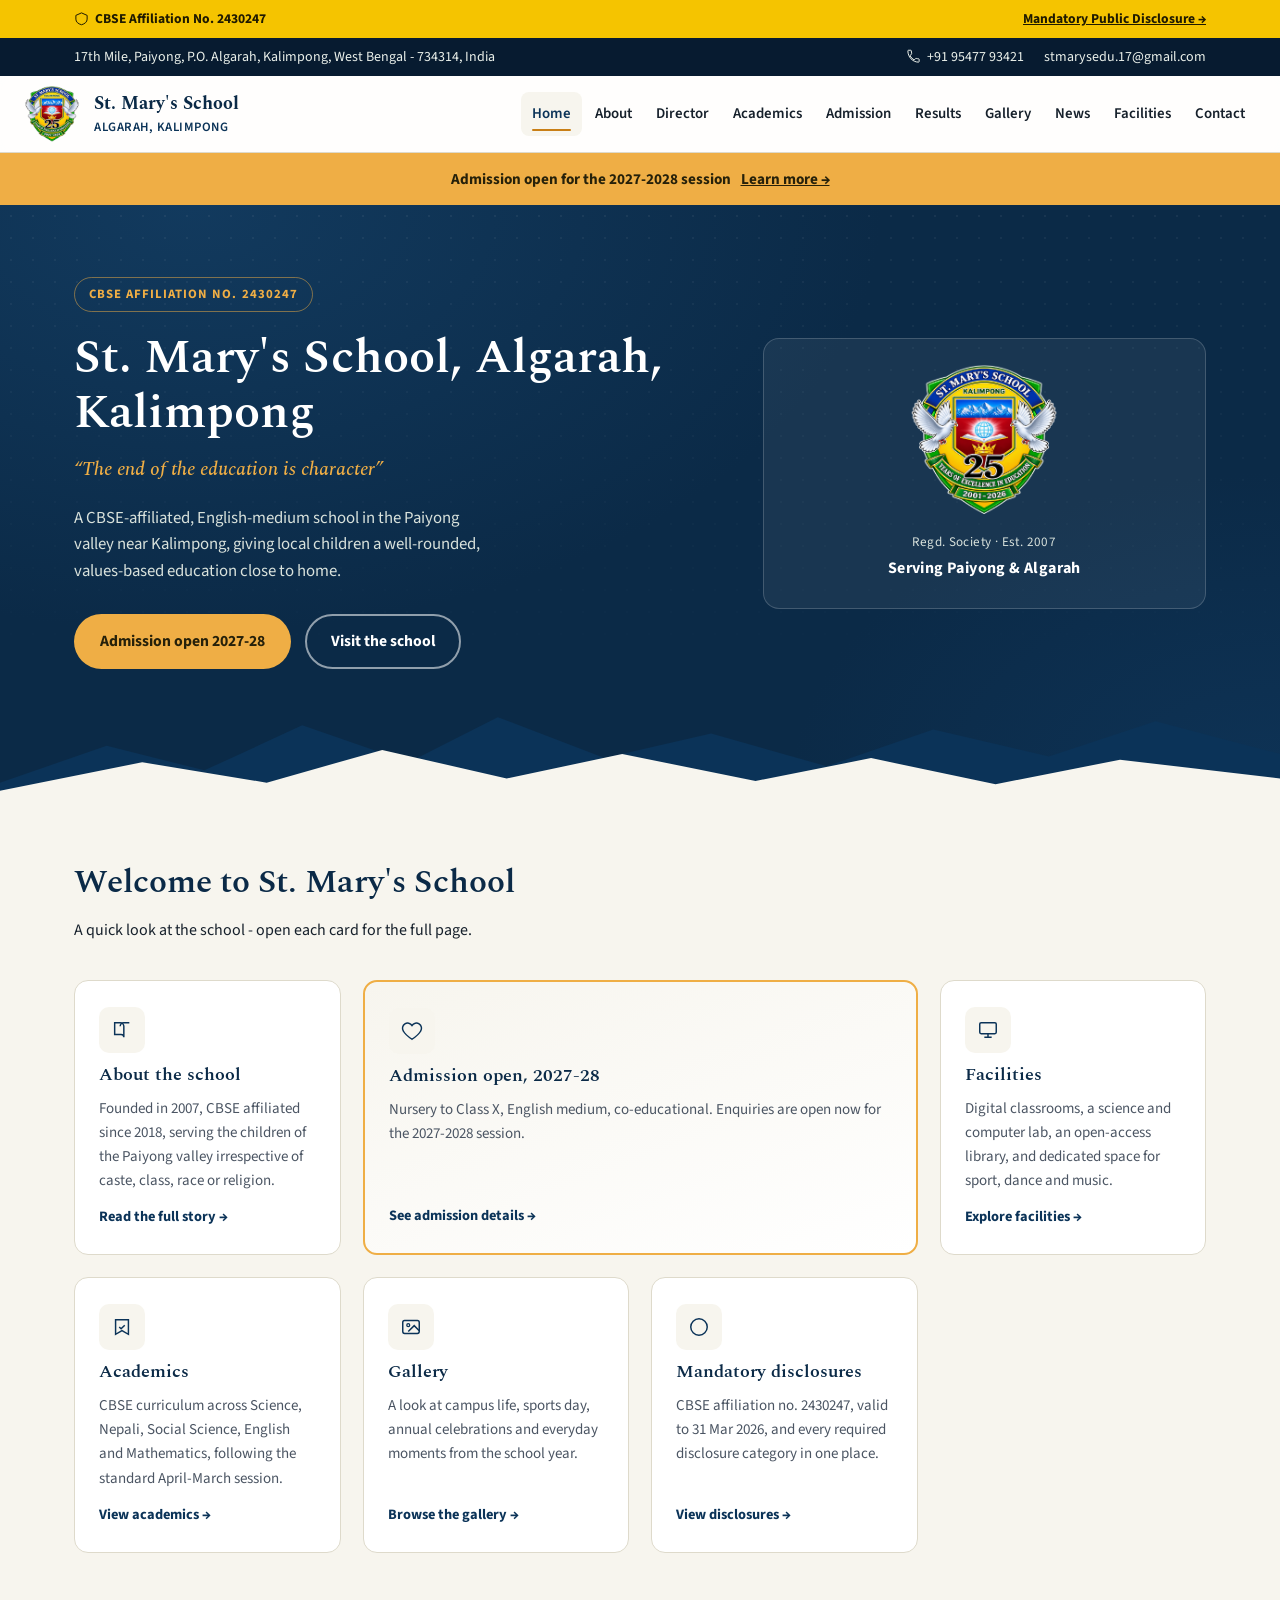
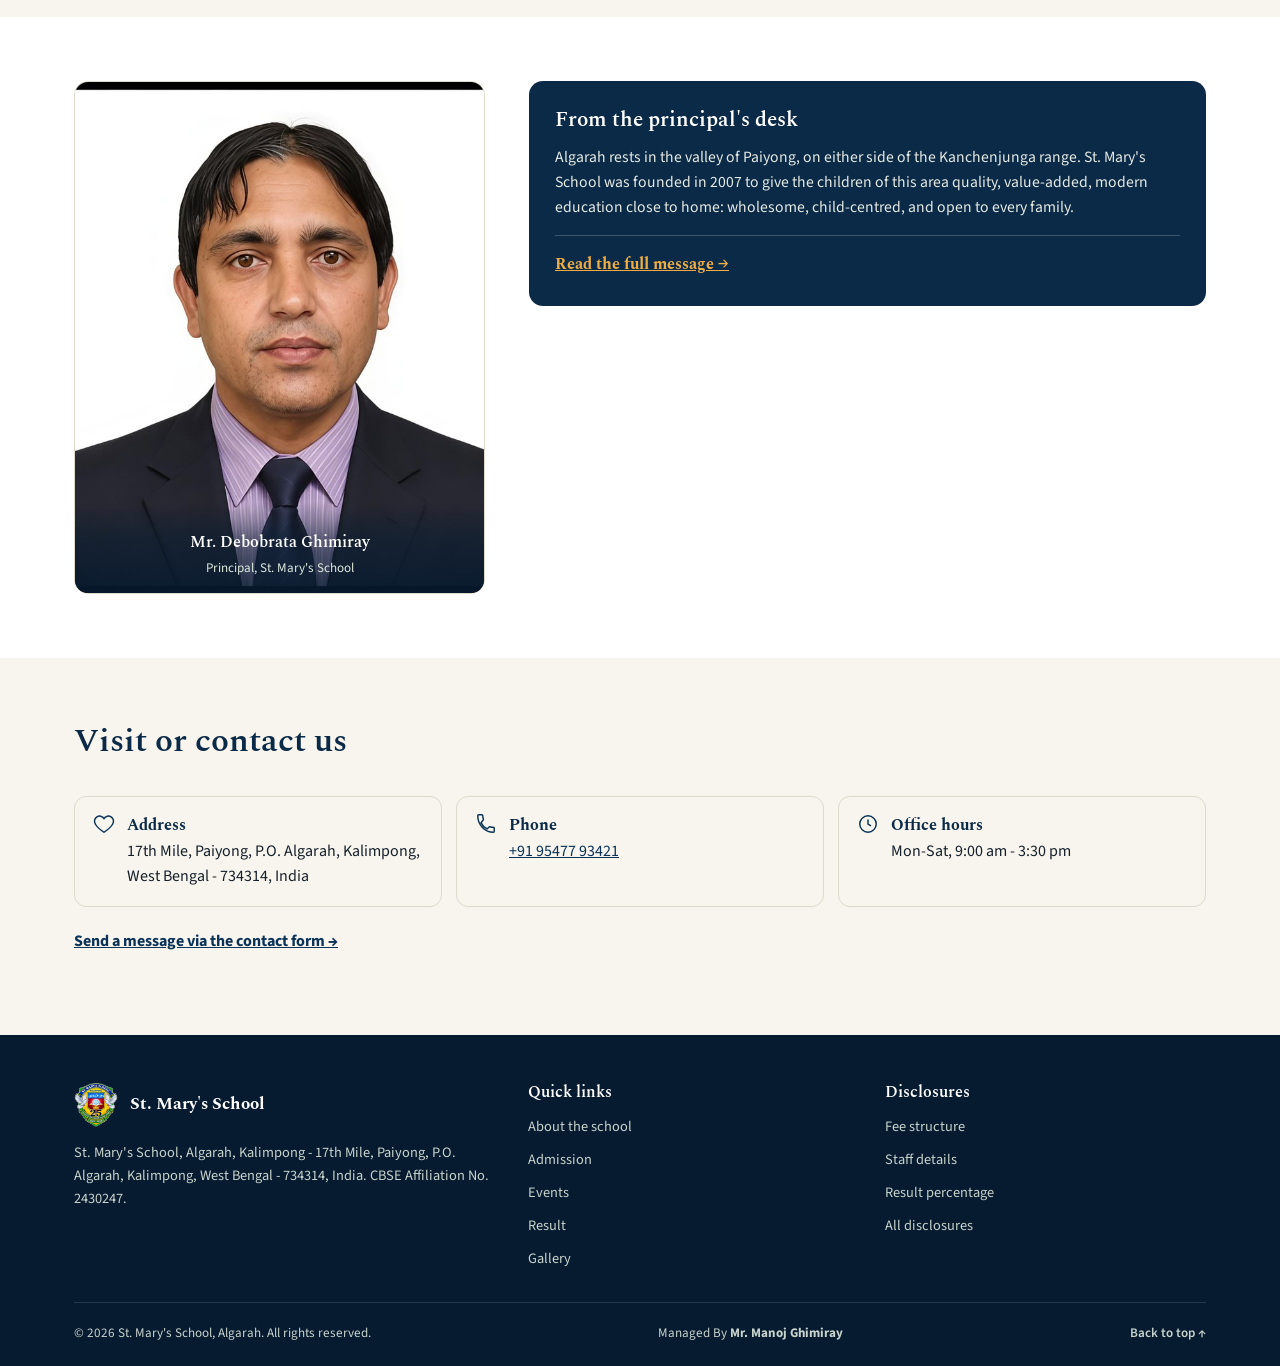
<file: index.html>
<!DOCTYPE html>
<html lang="en">
<head>
<meta charset="UTF-8">
<meta name="viewport" content="width=device-width, initial-scale=1.0">
<title>St. Mary's School Algarah, Kalimpong | CBSE School in West Bengal</title>
<meta name="description" content="St. Mary's School, Algarah, Kalimpong is a CBSE-affiliated (Affiliation No. 2430247) co-educational English-medium school at 17th Mile, Paiyong, P.O. Algarah, Kalimpong, West Bengal. Admission open for 2027-2028.">
<link rel="canonical" href="https://www.stmarysschoolalgarah.com/">
<meta name="robots" content="index, follow">
<meta name="theme-color" content="#0B2A47">

<meta property="og:type" content="website">
<meta property="og:site_name" content="St. Mary's School, Algarah">
<meta property="og:title" content="St. Mary's School Algarah, Kalimpong | CBSE School in West Bengal">
<meta property="og:description" content="St. Mary's School, Algarah, Kalimpong is a CBSE-affiliated (Affiliation No. 2430247) co-educational English-medium school at 17th Mile, Paiyong, P.O. Algarah, Kalimpong, West Bengal. Admission open for 2027-2028.">
<meta property="og:url" content="https://www.stmarysschoolalgarah.com/">
<meta property="og:image" content="https://www.stmarysschoolalgarah.com/assets/logo.png">
<meta property="og:locale" content="en_IN">
<meta name="twitter:card" content="summary_large_image">
<meta name="twitter:title" content="St. Mary's School Algarah, Kalimpong | CBSE School in West Bengal">
<meta name="twitter:description" content="St. Mary's School, Algarah, Kalimpong is a CBSE-affiliated (Affiliation No. 2430247) co-educational English-medium school at 17th Mile, Paiyong, P.O. Algarah, Kalimpong, West Bengal. Admission open for 2027-2028.">
<meta name="twitter:image" content="https://www.stmarysschoolalgarah.com/assets/logo.png">

<link rel="preconnect" href="https://fonts.googleapis.com">
<link rel="preconnect" href="https://fonts.gstatic.com" crossorigin>
<link href="https://fonts.googleapis.com/css2?family=Spectral:ital,wght@0,400;0,500;0,600;0,700;1,500&family=Source+Sans+3:wght@400;500;600;700&display=swap" rel="stylesheet">
<link rel="stylesheet" href="assets/styles.css">

<script type="application/ld+json">
{
  "@context": "https://schema.org",
  "@type": "School",
  "name": "St. Mary's School, Algarah",
  "alternateName": [
    "St. Mary's School, Algarah, Kalimpong",
    "St Mary's School Algarah",
    "St. Mary's School Kalimpong"
  ],
  "url": "https://www.stmarysschoolalgarah.com/",
  "logo": "https://www.stmarysschoolalgarah.com/assets/logo.png",
  "image": "https://www.stmarysschoolalgarah.com/assets/logo.png",
  "description": "St. Mary's School, Algarah, Kalimpong is a CBSE-affiliated (Affiliation No. 2430247) co-educational English-medium school at 17th Mile, Paiyong, P.O. Algarah, Kalimpong, West Bengal. Admission open for 2027-2028.",
  "address": {
    "@type": "PostalAddress",
    "streetAddress": "17th Mile, Paiyong, P.O. Algarah",
    "addressLocality": "Kalimpong",
    "addressRegion": "West Bengal",
    "postalCode": "734314",
    "addressCountry": "IN"
  },
  "telephone": "+91-95477-93421",
  "identifier": {
    "@type": "PropertyValue",
    "name": "CBSE Affiliation Number",
    "value": "2430247"
  },
  "sameAs": [
    "https://www.facebook.com/ST-Marys-School-Algarah-1616685578586222/",
    "https://www.youtube.com/channel/UCoz-UuyPFxZ6vbVAqHhdq4w"
  ]
}
</script>
</head>
<body>
<div class="scroll-progress" aria-hidden="true"></div>
<a class="skip-link" href="#main">Skip to main content</a>

<div class="cbse-strip">
  <div class="wrap">
    <span class="cbse-strip-text">
      <svg width="15" height="15" viewBox="0 0 24 24" fill="none" aria-hidden="true"><path d="M12 3 3 7v6c0 4.5 3.5 7.5 9 9 5.5-1.5 9-4.5 9-9V7l-9-4Z" stroke="currentColor" stroke-width="1.6"/></svg>
      CBSE Affiliation No. 2430247
    </span>
    <a href="disclosures.html" class="cbse-strip-link">Mandatory Public Disclosure &rarr;</a>
  </div>
</div>

<div class="topbar">
  <div class="wrap">
    <div class="contact-strip">
      <span>17th Mile, Paiyong, P.O. Algarah, Kalimpong, West Bengal - 734314, India</span>
    </div>
    <div class="contact-strip">
      <a href="tel:+919547793421" aria-label="Call +91 95477 93421">
        <svg width="15" height="15" viewBox="0 0 24 24" fill="none" aria-hidden="true"><path d="M6.6 10.8c1.4 2.8 3.8 5.2 6.6 6.6l2.2-2.2c.3-.3.7-.4 1-.2 1.1.4 2.3.6 3.6.6.6 0 1 .4 1 1V20c0 .6-.4 1-1 1C10.9 21 3 13.1 3 3c0-.6.4-1 1-1h3.5c.6 0 1 .4 1 1 0 1.3.2 2.5.6 3.6.1.4 0 .8-.2 1L6.6 10.8Z" stroke="currentColor" stroke-width="1.6"/></svg>
        +91 95477 93421
      </a>
      <a href="mailto:stmarysedu.17@gmail.com">stmarysedu.17@gmail.com</a>
    </div>
  </div>
</div>

<header class="site-header">
  <div class="header-inner">
    <a class="brand" href="index.html">
      <img src="assets/logo.png" alt="St. Mary's School, Algarah, Kalimpong crest" width="56" height="56">
      <span class="brand-text">
        <span class="name">St. Mary's School</span>
        <span class="place">Algarah, Kalimpong</span>
      </span>
    </a>

    <button class="menu-toggle" id="menuToggle" aria-expanded="false" aria-controls="primaryNav">
      <svg width="18" height="18" viewBox="0 0 24 24" fill="none" aria-hidden="true"><path d="M3 6h18M3 12h18M3 18h18" stroke="currentColor" stroke-width="2" stroke-linecap="round"/></svg>
      Menu
    </button>

    <nav class="primary-nav" id="primaryNav" aria-label="Primary">
      <button class="nav-close" id="navClose" aria-label="Close menu">&times;</button>
      <ul>
        <li><a href="index.html" class="active" aria-current="page">Home</a></li>
        <li><a href="about.html">About</a></li>
        <li><a href="director.html">Director</a></li>
        <li><a href="academics.html">Academics</a></li>
        <li><a href="admission.html">Admission</a></li>
        <li><a href="results.html">Results</a></li>
        <li><a href="gallery.html">Gallery</a></li>
        <li><a href="news.html">News</a></li>
        <li><a href="facilities.html">Facilities</a></li>
        <li><a href="contact.html">Contact</a></li>
      </ul>
    </nav>
  </div>
</header>
<div class="nav-overlay" id="navOverlay"></div>

<div class="admission-banner">
  <div class="wrap">
    <span>Admission open for the 2027-2028 session</span>
    <a href="admission.html">Learn more &rarr;</a>
  </div>
</div>
<main id="main">
  <div class="hero" id="top">
    <div class="wrap">
      <div>
        <span class="eyebrow">CBSE affiliation no. 2430247</span>
        <h1>St. Mary's School, Algarah, Kalimpong</h1>
        <p class="motto">&ldquo;The end of the education is character&rdquo;</p>
        <p class="lead">A CBSE-affiliated, English-medium school in the Paiyong valley near Kalimpong, giving local children a well-rounded, values-based education close to home.</p>
        <div class="cta-row">
          <a class="btn btn-gold" href="admission.html">Admission open 2027-28</a>
          <a class="btn btn-outline" href="contact.html">Visit the school</a>
        </div>
      </div>
      <div class="hero-badge">
        <img src="assets/logo.png" alt="St. Mary's School, Algarah, Kalimpong crest, featuring the Kanchenjunga range and an open book" width="150" height="150">
        <span class="aff">Regd. Society &middot; Est. 2007<strong>Serving Paiyong &amp; Algarah</strong></span>
      </div>
    </div>
    <div class="ridge" aria-hidden="true">
      <svg viewBox="0 0 1440 110" width="100%" height="90" preserveAspectRatio="none">
        <path d="M0,90 L120,45 L230,75 L340,20 L460,65 L560,10 L680,60 L800,30 L930,70 L1050,25 L1180,58 L1300,15 L1440,55 L1440,110 L0,110 Z" fill="#0B3358"/>
        <path d="M0,100 L160,65 L300,90 L430,50 L570,85 L700,55 L850,88 L980,60 L1120,92 L1260,62 L1440,85 L1440,110 L0,110 Z" fill="#F7F5EE"/>
      </svg>
    </div>
  </div>

  <section aria-labelledby="highlights-h">
    <div class="wrap">
      <div class="section-head reveal">
        <h2 id="highlights-h">Welcome to St. Mary's School</h2>
        <p>A quick look at the school - open each card for the full page.</p>
      </div>
      <div class="highlight-grid reveal-group">

        <div class="highlight-card">
          <div class="ic" aria-hidden="true"><svg width="22" height="22" viewBox="0 0 24 24" fill="none"><path d="M4 4h6a4 4 0 0 1 4 4v12a3 3 0 0 0-3-3H4V4Z" stroke="currentColor" stroke-width="1.6"/><path d="M20 4h-6a4 4 0 0 0-4 4" stroke="currentColor" stroke-width="1.6"/></svg></div>
          <h3>About the school</h3>
          <p>Founded in 2007, CBSE affiliated since 2018, serving the children of the Paiyong valley irrespective of caste, class, race or religion.</p>
          <a class="more" href="about.html">Read the full story &rarr;</a>
        </div>

        <div class="highlight-card featured">
          <div class="ic" aria-hidden="true"><svg width="22" height="22" viewBox="0 0 24 24" fill="none"><path d="M12 21s-7-4.6-9.5-9A5.5 5.5 0 0 1 12 6a5.5 5.5 0 0 1 9.5 6c-2.5 4.4-9.5 9-9.5 9Z" stroke="currentColor" stroke-width="1.6"/></svg></div>
          <h3>Admission open, 2027-28</h3>
          <p>Nursery to Class X, English medium, co-educational. Enquiries are open now for the 2027-2028 session.</p>
          <a class="more" href="admission.html">See admission details &rarr;</a>
        </div>

        <div class="highlight-card">
          <div class="ic" aria-hidden="true"><svg width="22" height="22" viewBox="0 0 24 24" fill="none"><rect x="3" y="4" width="18" height="12" rx="1.5" stroke="currentColor" stroke-width="1.6"/><path d="M8 20h8M12 16v4" stroke="currentColor" stroke-width="1.6"/></svg></div>
          <h3>Facilities</h3>
          <p>Digital classrooms, a science and computer lab, an open-access library, and dedicated space for sport, dance and music.</p>
          <a class="more" href="facilities.html">Explore facilities &rarr;</a>
        </div>

        <div class="highlight-card">
          <div class="ic" aria-hidden="true"><svg width="22" height="22" viewBox="0 0 24 24" fill="none"><path d="M9 12l2 2 4-4M5 4h14v16l-7-4-7 4V4Z" stroke="currentColor" stroke-width="1.6"/></svg></div>
          <h3>Academics</h3>
          <p>CBSE curriculum across Science, Nepali, Social Science, English and Mathematics, following the standard April-March session.</p>
          <a class="more" href="academics.html">View academics &rarr;</a>
        </div>

        <div class="highlight-card">
          <div class="ic" aria-hidden="true"><svg width="22" height="22" viewBox="0 0 24 24" fill="none"><rect x="3" y="5" width="18" height="14" rx="2" stroke="currentColor" stroke-width="1.6"/><circle cx="9" cy="10" r="1.6" stroke="currentColor" stroke-width="1.4"/><path d="M21 16l-5.5-5.5L9 17" stroke="currentColor" stroke-width="1.6"/></svg></div>
          <h3>Gallery</h3>
          <p>A look at campus life, sports day, annual celebrations and everyday moments from the school year.</p>
          <a class="more" href="gallery.html">Browse the gallery &rarr;</a>
        </div>

        <div class="highlight-card">
          <div class="ic" aria-hidden="true"><svg width="22" height="22" viewBox="0 0 24 24" fill="none"><circle cx="12" cy="12" r="9" stroke="currentColor" stroke-width="1.6"/><path d="M12 21s-7-4.6-9.5-9A5.5 5.5 0 0 1 12 6a5.5 5.5 0 0 1 9.5 6c-2.5 4.4-9.5 9-9.5 9Z" stroke="none"/></svg></div>
          <h3>Mandatory disclosures</h3>
          <p>CBSE affiliation no. 2430247, valid to 31 Mar 2026, and every required disclosure category in one place.</p>
          <a class="more" href="disclosures.html">View disclosures &rarr;</a>
        </div>

      </div>
    </div>
  </section>

  <section class="section-alt" aria-labelledby="principal-teaser-h">
    <div class="wrap">
      <div class="principal reveal">
        <figure>
          <div class="photo-wrap photo-wrap--caption">
            <img src="assets/principal.jpg" alt="Mr. Debobrata Ghimiray, Principal, St. Mary's School, Algarah, Kalimpong" style="width:100%;height:100%;aspect-ratio:4/5;object-fit:cover;display:block;">
            <div class="photo-caption">
              <strong>Mr. Debobrata Ghimiray</strong>
              <span>Principal, St. Mary's School</span>
            </div>
          </div>
        </figure>
        <div class="quote-card reveal">
          <h2 style="color:#fff;font-size:1.3rem;margin-bottom:0;" id="principal-teaser-h">From the principal's desk</h2>
          <p style="margin-top:12px;">Algarah rests in the valley of Paiyong, on either side of the Kanchenjunga range. St. Mary's School was founded in 2007 to give the children of this area quality, value-added, modern education close to home: wholesome, child-centred, and open to every family.</p>
          <p class="signoff" style="margin-top:0;"><a href="about.html" style="color:var(--gold-soft);">Read the full message &rarr;</a></p>
        </div>
      </div>
    </div>
  </section>

  <section aria-labelledby="contact-teaser-h">
    <div class="wrap">
      <div class="section-head reveal">
        <h2 id="contact-teaser-h">Visit or contact us</h2>
      </div>
      <ul class="stat-list reveal-group" style="display:grid;grid-template-columns:repeat(auto-fit,minmax(220px,1fr));gap:14px;">
        <li>
          <span class="ic" aria-hidden="true"><svg width="22" height="22" viewBox="0 0 24 24" fill="none"><path d="M12 21s-7-4.6-9.5-9A5.5 5.5 0 0 1 12 6a5.5 5.5 0 0 1 9.5 6c-2.5 4.4-9.5 9-9.5 9Z" stroke="currentColor" stroke-width="1.6"/></svg></span>
          <span><strong>Address</strong>17th Mile, Paiyong, P.O. Algarah, Kalimpong, West Bengal - 734314, India</span>
        </li>
        <li>
          <span class="ic" aria-hidden="true"><svg width="22" height="22" viewBox="0 0 24 24" fill="none"><path d="M6.6 10.8c1.4 2.8 3.8 5.2 6.6 6.6l2.2-2.2c.3-.3.7-.4 1-.2 1.1.4 2.3.6 3.6.6.6 0 1 .4 1 1V20c0 .6-.4 1-1 1C10.9 21 3 13.1 3 3c0-.6.4-1 1-1h3.5c.6 0 1 .4 1 1 0 1.3.2 2.5.6 3.6.1.4 0 .8-.2 1L6.6 10.8Z" stroke="currentColor" stroke-width="1.6"/></svg></span>
          <span><strong>Phone</strong><a href="tel:+919547793421">+91 95477 93421</a></span>
        </li>
        <li>
          <span class="ic" aria-hidden="true"><svg width="22" height="22" viewBox="0 0 24 24" fill="none"><circle cx="12" cy="12" r="9" stroke="currentColor" stroke-width="1.6"/><path d="M12 7v5l3.2 2" stroke="currentColor" stroke-width="1.6"/></svg></span>
          <span><strong>Office hours</strong>Mon-Sat, 9:00 am - 3:30 pm</span>
        </li>
      </ul>
      <p style="margin-top:22px;">
        <a class="more" href="contact.html" style="font-weight:700;color:var(--forest-deep);">Send a message via the contact form &rarr;</a>
      </p>
    </div>
  </section>

</main>

<footer>
  <div class="wrap">
    <div class="footer-grid">
      <div>
        <div class="footer-brand">
          <img src="assets/logo.png" alt="" width="44" height="44">
          <span>St. Mary's School</span>
        </div>
        <p>St. Mary's School, Algarah, Kalimpong - 17th Mile, Paiyong, P.O. Algarah, Kalimpong, West Bengal - 734314, India. CBSE Affiliation No. 2430247.</p>
      </div>
      <div>
        <h4>Quick links</h4>
        <ul>
          <li><a href="about.html">About the school</a></li>
          <li><a href="admission.html">Admission</a></li>
          <li><a href="news.html">Events</a></li>
          <li><a href="results.html">Result</a></li>
          <li><a href="gallery.html">Gallery</a></li>
        </ul>
      </div>
      <div>
        <h4>Disclosures</h4>
        <ul>
          <li><a href="admission.html#fees">Fee structure</a></li>
          <li><a href="disclosures.html">Staff details</a></li>
          <li><a href="disclosures.html">Result percentage</a></li>
          <li><a href="disclosures.html">All disclosures</a></li>
        </ul>
      </div>
    </div>
    <div class="footer-bottom">
      <span>&copy; 2026 St. Mary's School, Algarah. All rights reserved.</span>
      <p>Managed By <b>Mr. Manoj Ghimiray</b></p>
      <a class="back-to-top" href="#top">Back to top &uarr;</a>
    </div>
  </div>
</footer>

<script src="assets/script.js"></script>

</body>
</html>
</file>
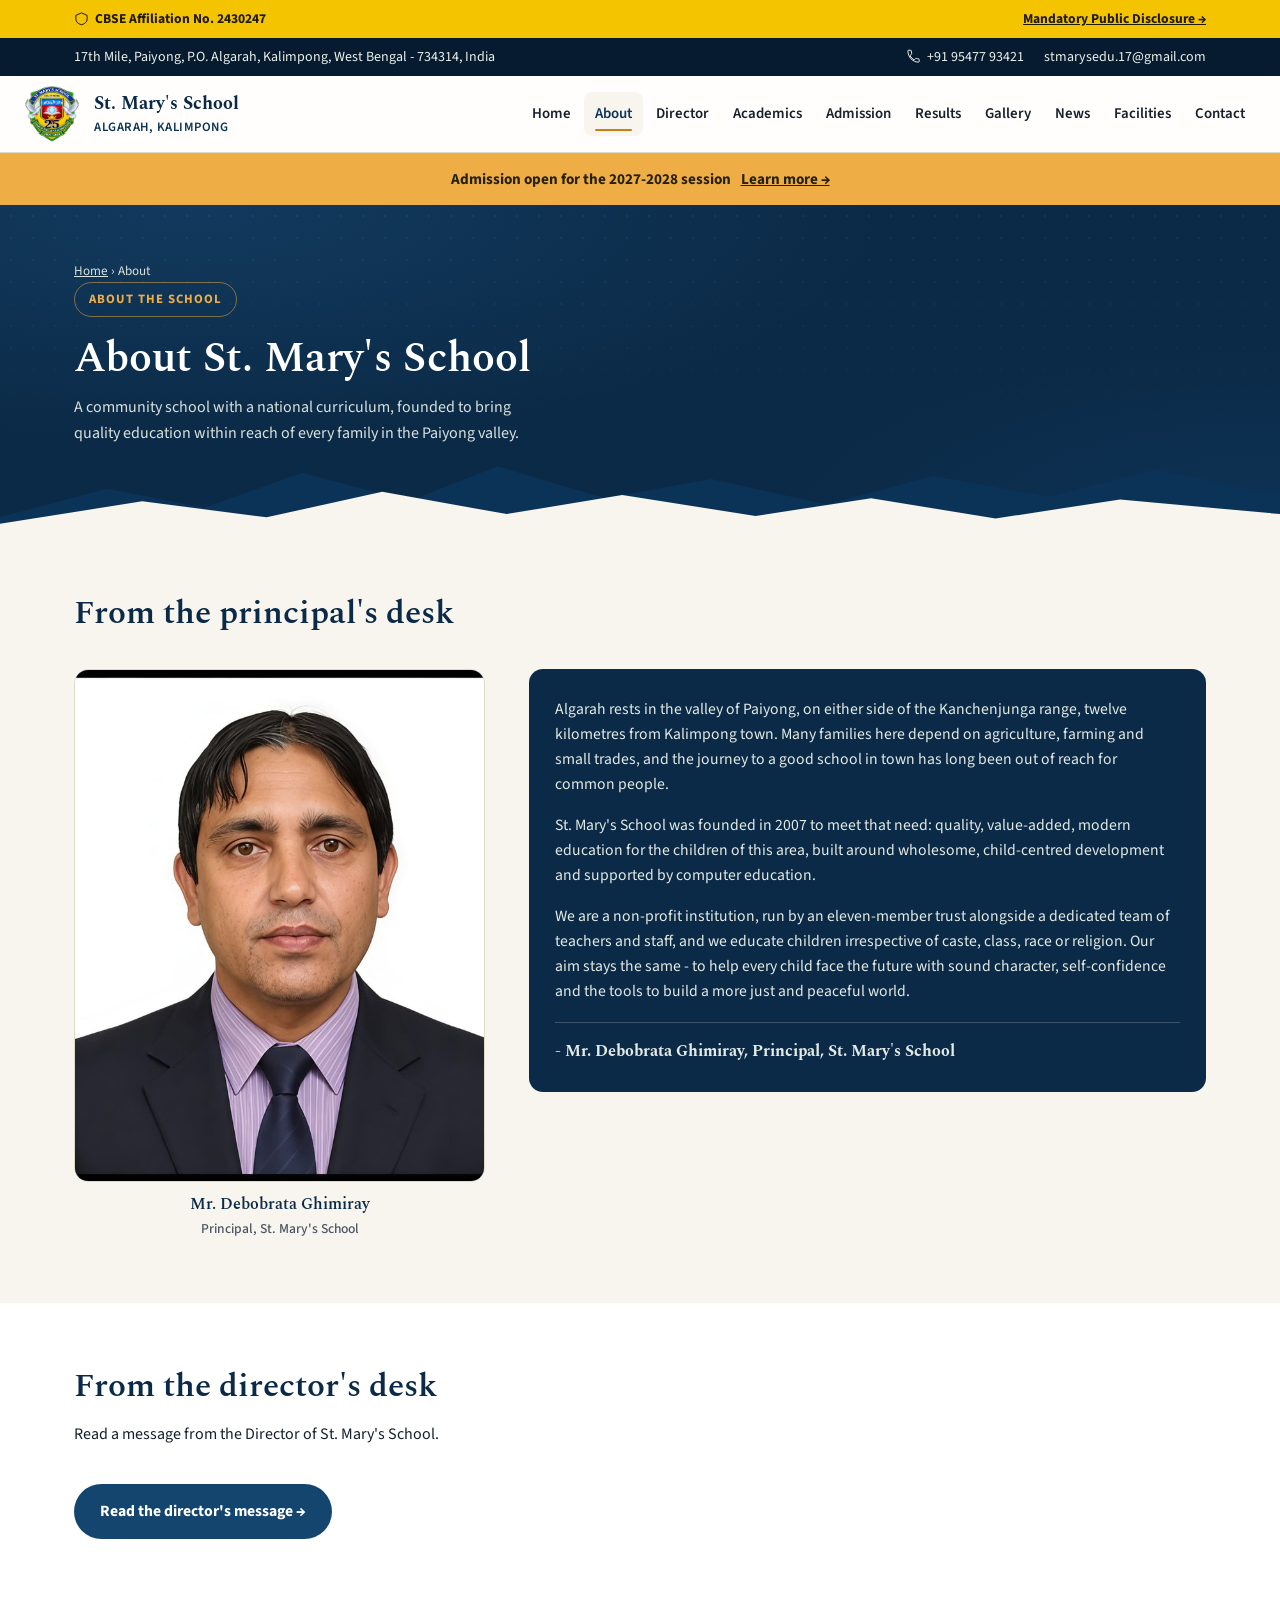
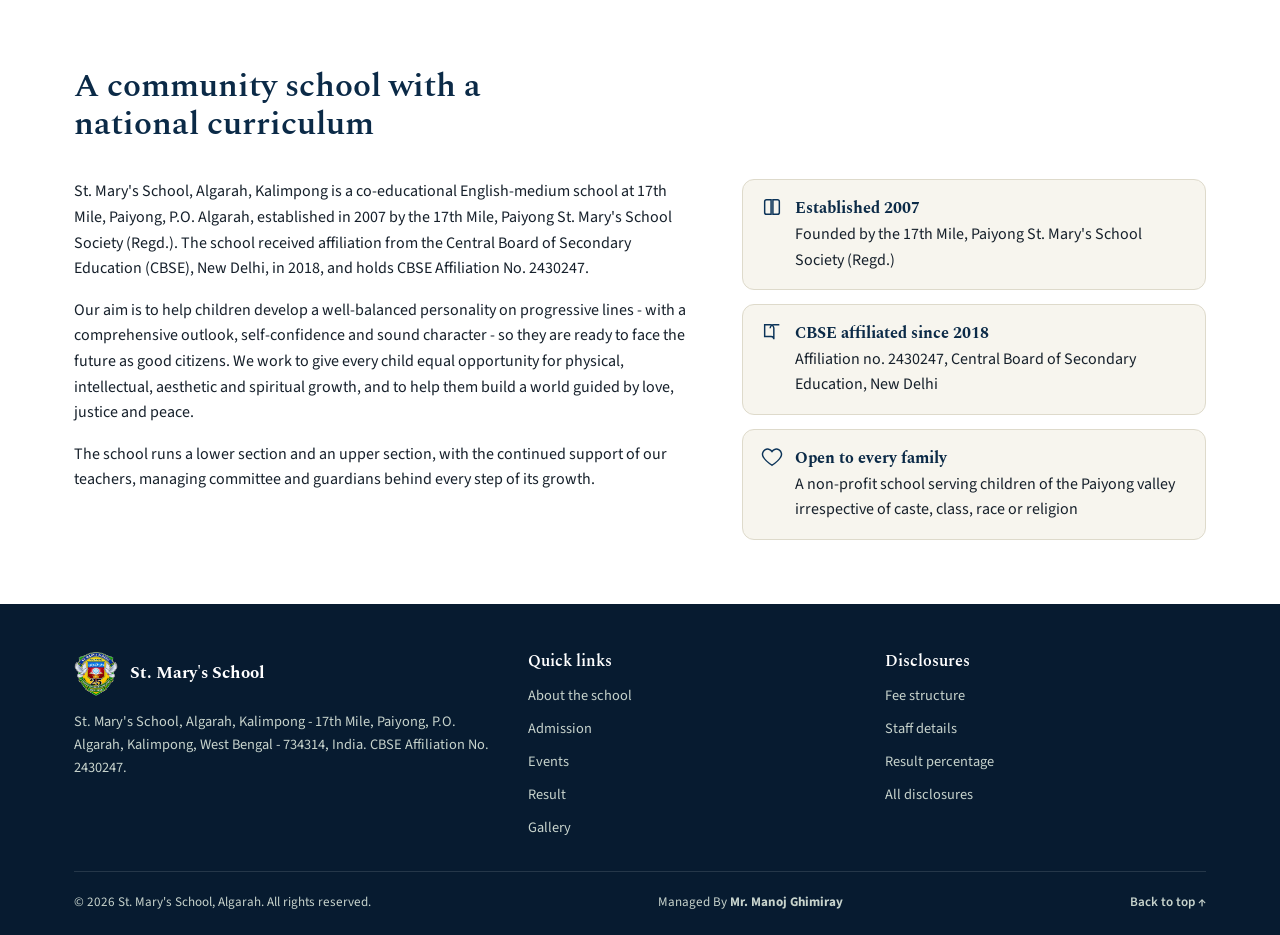
<file: about.html>
<!DOCTYPE html>
<html lang="en">
<head>
<meta charset="UTF-8">
<meta name="viewport" content="width=device-width, initial-scale=1.0">
<title>About St. Mary's School Algarah | Kalimpong</title>
<meta name="description" content="Learn about St. Mary's School, Algarah, Kalimpong - a CBSE-affiliated school at 17th Mile, Paiyong, founded in 2007, with a message from the principal.">
<link rel="canonical" href="https://www.stmarysschoolalgarah.com/about.html">
<meta name="robots" content="index, follow">
<meta name="theme-color" content="#0B2A47">

<meta property="og:type" content="website">
<meta property="og:site_name" content="St. Mary's School, Algarah">
<meta property="og:title" content="About St. Mary's School Algarah | Kalimpong">
<meta property="og:description" content="Learn about St. Mary's School, Algarah, Kalimpong - a CBSE-affiliated school at 17th Mile, Paiyong, founded in 2007, with a message from the principal.">
<meta property="og:url" content="https://www.stmarysschoolalgarah.com/about.html">
<meta property="og:image" content="https://www.stmarysschoolalgarah.com/assets/logo.png">
<meta property="og:locale" content="en_IN">
<meta name="twitter:card" content="summary_large_image">
<meta name="twitter:title" content="About St. Mary's School Algarah | Kalimpong">
<meta name="twitter:description" content="Learn about St. Mary's School, Algarah, Kalimpong - a CBSE-affiliated school at 17th Mile, Paiyong, founded in 2007, with a message from the principal.">
<meta name="twitter:image" content="https://www.stmarysschoolalgarah.com/assets/logo.png">

<link rel="preconnect" href="https://fonts.googleapis.com">
<link rel="preconnect" href="https://fonts.gstatic.com" crossorigin>
<link href="https://fonts.googleapis.com/css2?family=Spectral:ital,wght@0,400;0,500;0,600;0,700;1,500&family=Source+Sans+3:wght@400;500;600;700&display=swap" rel="stylesheet">
<link rel="stylesheet" href="assets/styles.css">

<script type="application/ld+json">
{
  "@context": "https://schema.org",
  "@type": "School",
  "name": "St. Mary's School, Algarah",
  "alternateName": [
    "St. Mary's School, Algarah, Kalimpong",
    "St Mary's School Algarah",
    "St. Mary's School Kalimpong"
  ],
  "url": "https://www.stmarysschoolalgarah.com/",
  "logo": "https://www.stmarysschoolalgarah.com/assets/logo.png",
  "image": "https://www.stmarysschoolalgarah.com/assets/logo.png",
  "description": "Learn about St. Mary's School, Algarah, Kalimpong \u2014 a CBSE-affiliated school at 17th Mile, Paiyong, founded in 2007, with a message from the principal.",
  "address": {
    "@type": "PostalAddress",
    "streetAddress": "17th Mile, Paiyong, P.O. Algarah",
    "addressLocality": "Kalimpong",
    "addressRegion": "West Bengal",
    "postalCode": "734314",
    "addressCountry": "IN"
  },
  "telephone": "+91-95477-93421",
  "identifier": {
    "@type": "PropertyValue",
    "name": "CBSE Affiliation Number",
    "value": "2430247"
  },
  "sameAs": [
    "https://www.facebook.com/ST-Marys-School-Algarah-1616685578586222/",
    "https://www.youtube.com/channel/UCoz-UuyPFxZ6vbVAqHhdq4w"
  ]
}
</script>
</head>
<body>
<div class="scroll-progress" aria-hidden="true"></div>
<a class="skip-link" href="#main">Skip to main content</a>

<div class="cbse-strip">
  <div class="wrap">
    <span class="cbse-strip-text">
      <svg width="15" height="15" viewBox="0 0 24 24" fill="none" aria-hidden="true"><path d="M12 3 3 7v6c0 4.5 3.5 7.5 9 9 5.5-1.5 9-4.5 9-9V7l-9-4Z" stroke="currentColor" stroke-width="1.6"/></svg>
      CBSE Affiliation No. 2430247
    </span>
    <a href="disclosures.html" class="cbse-strip-link">Mandatory Public Disclosure &rarr;</a>
  </div>
</div>

<div class="topbar">
  <div class="wrap">
    <div class="contact-strip">
      <span>17th Mile, Paiyong, P.O. Algarah, Kalimpong, West Bengal - 734314, India</span>
    </div>
    <div class="contact-strip">
      <a href="tel:+919547793421" aria-label="Call +91 95477 93421">
        <svg width="15" height="15" viewBox="0 0 24 24" fill="none" aria-hidden="true"><path d="M6.6 10.8c1.4 2.8 3.8 5.2 6.6 6.6l2.2-2.2c.3-.3.7-.4 1-.2 1.1.4 2.3.6 3.6.6.6 0 1 .4 1 1V20c0 .6-.4 1-1 1C10.9 21 3 13.1 3 3c0-.6.4-1 1-1h3.5c.6 0 1 .4 1 1 0 1.3.2 2.5.6 3.6.1.4 0 .8-.2 1L6.6 10.8Z" stroke="currentColor" stroke-width="1.6"/></svg>
        +91 95477 93421
      </a>
      <a href="mailto:stmarysedu.17@gmail.com">stmarysedu.17@gmail.com</a>
    </div>
  </div>
</div>

<header class="site-header">
  <div class="header-inner">
    <a class="brand" href="index.html">
      <img src="assets/logo.png" alt="St. Mary's School, Algarah, Kalimpong crest" width="56" height="56">
      <span class="brand-text">
        <span class="name">St. Mary's School</span>
        <span class="place">Algarah, Kalimpong</span>
      </span>
    </a>

    <button class="menu-toggle" id="menuToggle" aria-expanded="false" aria-controls="primaryNav">
      <svg width="18" height="18" viewBox="0 0 24 24" fill="none" aria-hidden="true"><path d="M3 6h18M3 12h18M3 18h18" stroke="currentColor" stroke-width="2" stroke-linecap="round"/></svg>
      Menu
    </button>

    <nav class="primary-nav" id="primaryNav" aria-label="Primary">
      <button class="nav-close" id="navClose" aria-label="Close menu">&times;</button>
      <ul>
        <li><a href="index.html">Home</a></li>
        <li><a href="about.html" class="active" aria-current="page">About</a></li>
        <li><a href="director.html">Director</a></li>
        <li><a href="academics.html">Academics</a></li>
        <li><a href="admission.html">Admission</a></li>
        <li><a href="results.html">Results</a></li>
        <li><a href="gallery.html">Gallery</a></li>
        <li><a href="news.html">News</a></li>
        <li><a href="facilities.html">Facilities</a></li>
        <li><a href="contact.html">Contact</a></li>
      </ul>
    </nav>
  </div>
</header>
<div class="nav-overlay" id="navOverlay"></div>

<div class="admission-banner">
  <div class="wrap">
    <span>Admission open for the 2027-2028 session</span>
    <a href="admission.html">Learn more &rarr;</a>
  </div>
</div>
<main id="main">
  <div class="page-hero" id="top">
    <div class="wrap">
      <p class="breadcrumb"><a href="index.html">Home</a> &rsaquo; About</p>
      <span class="eyebrow">About the school</span>
      <h1>About St. Mary's School</h1>
      <p>A community school with a national curriculum, founded to bring quality education within reach of every family in the Paiyong valley.</p>
    </div>
    <div class="ridge" aria-hidden="true">
      <svg viewBox="0 0 1440 110" width="100%" height="70" preserveAspectRatio="none">
        <path d="M0,90 L120,45 L230,75 L340,20 L460,65 L560,10 L680,60 L800,30 L930,70 L1050,25 L1180,58 L1300,15 L1440,55 L1440,110 L0,110 Z" fill="#0B3358"/>
        <path d="M0,100 L160,65 L300,90 L430,50 L570,85 L700,55 L850,88 L980,60 L1120,92 L1260,62 L1440,85 L1440,110 L0,110 Z" fill="#F7F5EE"/>
      </svg>
    </div>
  </div>

  <section id="principal" aria-labelledby="principal-h">
    <div class="wrap">
      <div class="section-head reveal">
        <h2 id="principal-h">From the principal's desk</h2>
      </div>
      <div class="principal reveal">
        <figure>
          <div class="photo-wrap">
            <img src="assets/principal.jpg" alt="Mr. Debobrata Ghimiray, Principal, St. Mary's School, Algarah, Kalimpong" style="width:100%;height:100%;aspect-ratio:4/5;object-fit:cover;display:block;">
          </div>
          <figcaption style="text-align:center;margin-top:10px;font-family:'Spectral',serif;font-weight:600;color:var(--navy);">
            Mr. Debobrata Ghimiray
            <span style="display:block;font-family:'Source Sans 3',sans-serif;font-weight:500;font-size:0.85rem;color:var(--ink-soft);">Principal, St. Mary's School</span>
          </figcaption>
        </figure>
        <div class="quote-card reveal">
          <p>Algarah rests in the valley of Paiyong, on either side of the Kanchenjunga range, twelve kilometres from Kalimpong town. Many families here depend on agriculture, farming and small trades, and the journey to a good school in town has long been out of reach for common people.</p>
          <p>St. Mary's School was founded in 2007 to meet that need: quality, value-added, modern education for the children of this area, built around wholesome, child-centred development and supported by computer education.</p>
          <p>We are a non-profit institution, run by an eleven-member trust alongside a dedicated team of teachers and staff, and we educate children irrespective of caste, class, race or religion. Our aim stays the same - to help every child face the future with sound character, self-confidence and the tools to build a more just and peaceful world.</p>
          <p class="signoff">- Mr. Debobrata Ghimiray, Principal, St. Mary's School</p>
        </div>
      </div>
    </div>
  </section>

  <section class="section-alt" aria-labelledby="director-teaser-h">
    <div class="wrap">
      <div class="section-head" id="director-teaser-h">
        <h2>From the director's desk</h2>
        <p>Read a message from the Director of St. Mary's School.</p>
      </div>
      <a class="btn btn-forest" href="director.html">Read the director's message &rarr;</a>
    </div>
  </section>

  <section class="section-alt" aria-labelledby="about-h">
    <div class="wrap">
      <div class="section-head reveal">
        <h2 id="about-h">A community school with a national curriculum</h2>
      </div>
      <div class="about-grid reveal">
        <div>
          <p>St. Mary's School, Algarah, Kalimpong is a co-educational English-medium school at 17th Mile, Paiyong, P.O. Algarah, established in 2007 by the 17th Mile, Paiyong St. Mary's School Society (Regd.). The school received affiliation from the Central Board of Secondary Education (CBSE), New Delhi, in 2018, and holds CBSE Affiliation No. 2430247.</p>
          <p>Our aim is to help children develop a well-balanced personality on progressive lines - with a comprehensive outlook, self-confidence and sound character - so they are ready to face the future as good citizens. We work to give every child equal opportunity for physical, intellectual, aesthetic and spiritual growth, and to help them build a world guided by love, justice and peace.</p>
          <p>The school runs a lower section and an upper section, with the continued support of our teachers, managing committee and guardians behind every step of its growth.</p>
        </div>
        <ul class="stat-list reveal-group">
          <li>
            <span class="ic" aria-hidden="true"><svg width="22" height="22" viewBox="0 0 24 24" fill="none"><path d="M4 19V6a2 2 0 0 1 2-2h5v16H6a2 2 0 0 1-2-2Z" stroke="currentColor" stroke-width="1.6"/><path d="M20 19V6a2 2 0 0 0-2-2h-5v16h5a2 2 0 0 0 2-2Z" stroke="currentColor" stroke-width="1.6"/></svg></span>
            <span><strong>Established 2007</strong>Founded by the 17th Mile, Paiyong St. Mary's School Society (Regd.)</span>
          </li>
          <li>
            <span class="ic" aria-hidden="true"><svg width="22" height="22" viewBox="0 0 24 24" fill="none"><path d="M4 4h6a4 4 0 0 1 4 4v12a3 3 0 0 0-3-3H4V4Z" stroke="currentColor" stroke-width="1.6"/><path d="M20 4h-6a4 4 0 0 0-4 4" stroke="currentColor" stroke-width="1.6"/></svg></span>
            <span><strong>CBSE affiliated since 2018</strong>Affiliation no. 2430247, Central Board of Secondary Education, New Delhi</span>
          </li>
          <li>
            <span class="ic" aria-hidden="true"><svg width="22" height="22" viewBox="0 0 24 24" fill="none"><path d="M12 21s-7-4.6-9.5-9A5.5 5.5 0 0 1 12 6a5.5 5.5 0 0 1 9.5 6c-2.5 4.4-9.5 9-9.5 9Z" stroke="currentColor" stroke-width="1.6"/></svg></span>
            <span><strong>Open to every family</strong>A non-profit school serving children of the Paiyong valley irrespective of caste, class, race or religion</span>
          </li>
        </ul>
      </div>
    </div>
  </section>

</main>

<footer>
  <div class="wrap">
    <div class="footer-grid">
      <div>
        <div class="footer-brand">
          <img src="assets/logo.png" alt="" width="44" height="44">
          <span>St. Mary's School</span>
        </div>
        <p>St. Mary's School, Algarah, Kalimpong - 17th Mile, Paiyong, P.O. Algarah, Kalimpong, West Bengal - 734314, India. CBSE Affiliation No. 2430247.</p>
      </div>
      <div>
        <h4>Quick links</h4>
        <ul>
          <li><a href="about.html">About the school</a></li>
          <li><a href="admission.html">Admission</a></li>
          <li><a href="news.html">Events</a></li>
          <li><a href="results.html">Result</a></li>
          <li><a href="gallery.html">Gallery</a></li>
        </ul>
      </div>
      <div>
        <h4>Disclosures</h4>
        <ul>
          <li><a href="admission.html#fees">Fee structure</a></li>
          <li><a href="disclosures.html">Staff details</a></li>
          <li><a href="disclosures.html">Result percentage</a></li>
          <li><a href="disclosures.html">All disclosures</a></li>
        </ul>
      </div>
    </div>
    <div class="footer-bottom">
      <span>&copy; 2026 St. Mary's School, Algarah. All rights reserved.</span>
      <p>Managed By <b>Mr. Manoj Ghimiray</b></p>
      <a class="back-to-top" href="#top">Back to top &uarr;</a>
    </div>
  </div>
</footer>

<script src="assets/script.js"></script>

</body>
</html>
</file>
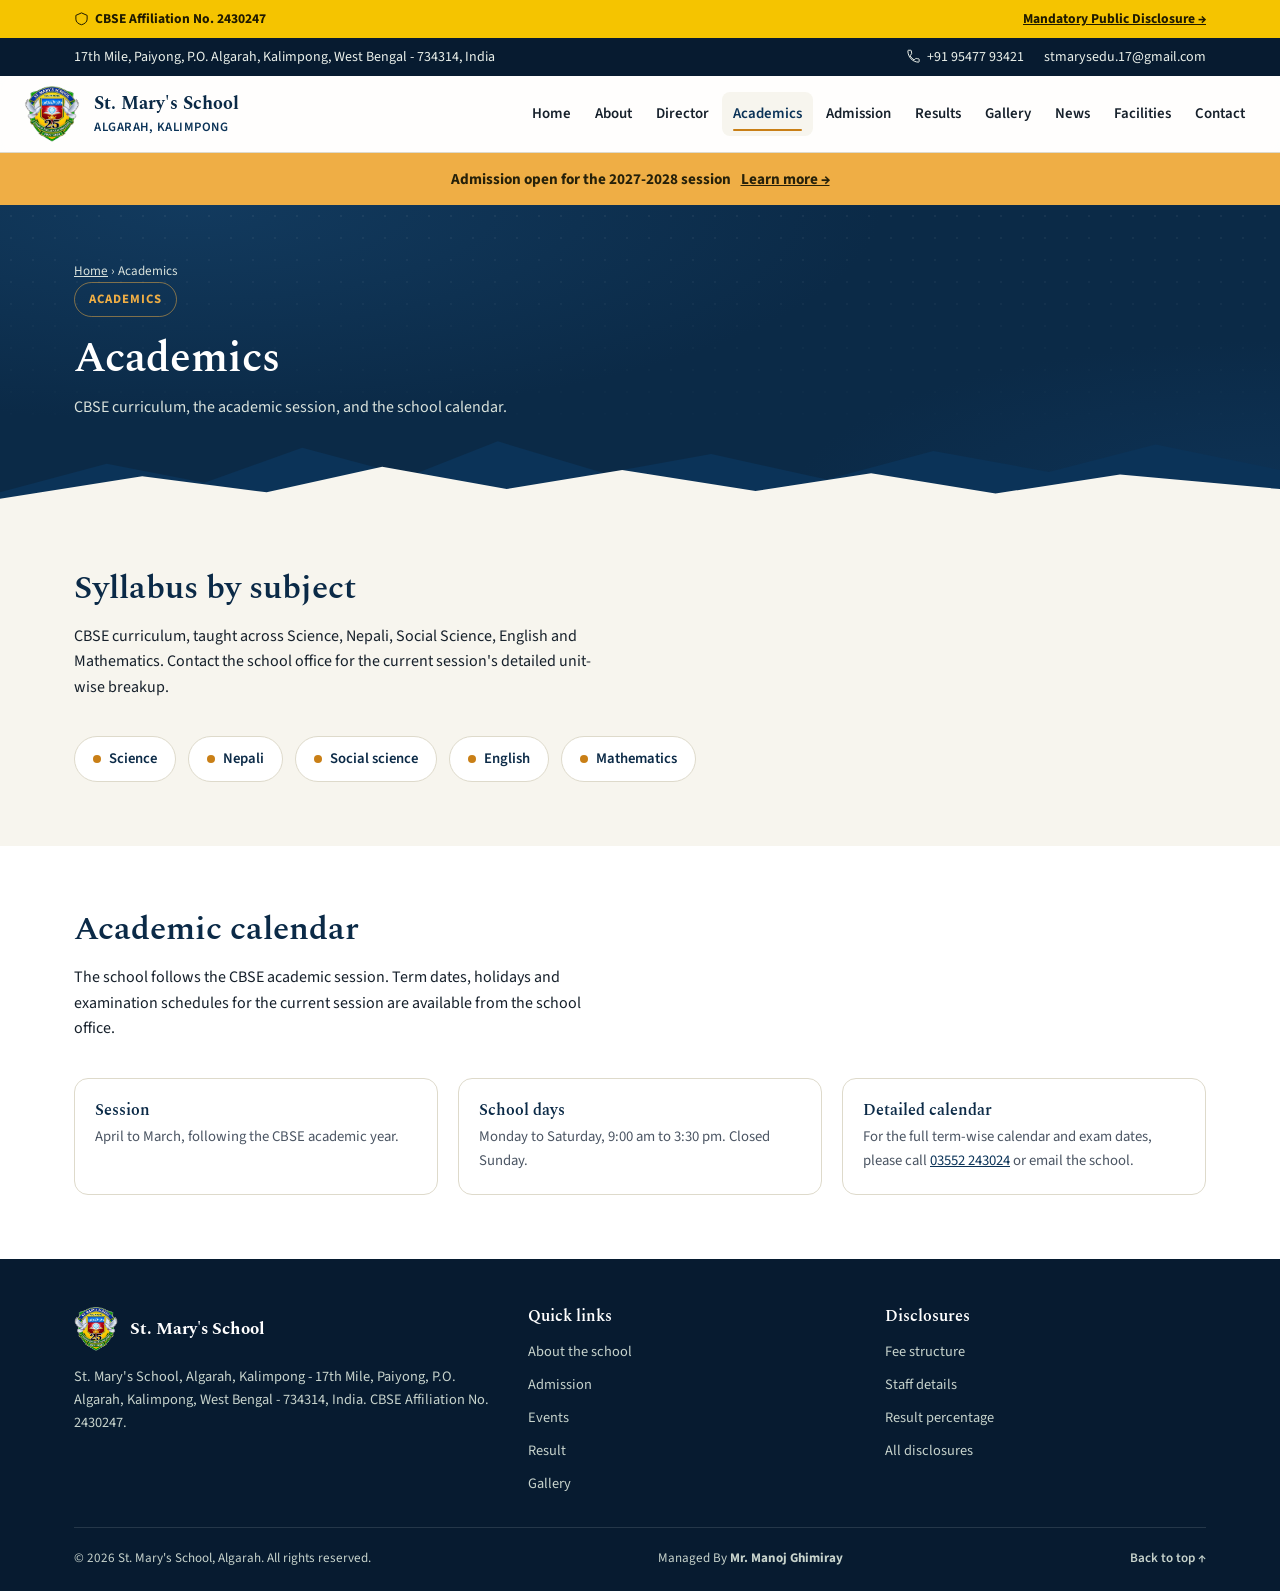
<file: academics.html>
<!DOCTYPE html>
<html lang="en">
<head>
<meta charset="UTF-8">
<meta name="viewport" content="width=device-width, initial-scale=1.0">
<title>Academics | St. Mary's School Algarah, Kalimpong</title>
<meta name="description" content="CBSE academic calendar and syllabus at St. Mary's School, Algarah, Kalimpong - Science, Nepali, Social Science, English and Mathematics.">
<link rel="canonical" href="https://www.stmarysschoolalgarah.com/academics.html">
<meta name="robots" content="index, follow">
<meta name="theme-color" content="#0B2A47">

<meta property="og:type" content="website">
<meta property="og:site_name" content="St. Mary's School, Algarah">
<meta property="og:title" content="Academics | St. Mary's School Algarah, Kalimpong">
<meta property="og:description" content="CBSE academic calendar and syllabus at St. Mary's School, Algarah, Kalimpong - Science, Nepali, Social Science, English and Mathematics.">
<meta property="og:url" content="https://www.stmarysschoolalgarah.com/academics.html">
<meta property="og:image" content="https://www.stmarysschoolalgarah.com/assets/logo.png">
<meta property="og:locale" content="en_IN">
<meta name="twitter:card" content="summary_large_image">
<meta name="twitter:title" content="Academics | St. Mary's School Algarah, Kalimpong">
<meta name="twitter:description" content="CBSE academic calendar and syllabus at St. Mary's School, Algarah, Kalimpong - Science, Nepali, Social Science, English and Mathematics.">
<meta name="twitter:image" content="https://www.stmarysschoolalgarah.com/assets/logo.png">

<link rel="preconnect" href="https://fonts.googleapis.com">
<link rel="preconnect" href="https://fonts.gstatic.com" crossorigin>
<link href="https://fonts.googleapis.com/css2?family=Spectral:ital,wght@0,400;0,500;0,600;0,700;1,500&family=Source+Sans+3:wght@400;500;600;700&display=swap" rel="stylesheet">
<link rel="stylesheet" href="assets/styles.css">

<script type="application/ld+json">
{
  "@context": "https://schema.org",
  "@type": "School",
  "name": "St. Mary's School, Algarah",
  "alternateName": [
    "St. Mary's School, Algarah, Kalimpong",
    "St Mary's School Algarah",
    "St. Mary's School Kalimpong"
  ],
  "url": "https://www.stmarysschoolalgarah.com/",
  "logo": "https://www.stmarysschoolalgarah.com/assets/logo.png",
  "image": "https://www.stmarysschoolalgarah.com/assets/logo.png",
  "description": "CBSE academic calendar and syllabus at St. Mary's School, Algarah, Kalimpong \u2014 Science, Nepali, Social Science, English and Mathematics.",
  "address": {
    "@type": "PostalAddress",
    "streetAddress": "17th Mile, Paiyong, P.O. Algarah",
    "addressLocality": "Kalimpong",
    "addressRegion": "West Bengal",
    "postalCode": "734314",
    "addressCountry": "IN"
  },
  "telephone": "+91-95477-93421",
  "identifier": {
    "@type": "PropertyValue",
    "name": "CBSE Affiliation Number",
    "value": "2430247"
  },
  "sameAs": [
    "https://www.facebook.com/ST-Marys-School-Algarah-1616685578586222/",
    "https://www.youtube.com/channel/UCoz-UuyPFxZ6vbVAqHhdq4w"
  ]
}
</script>
</head>
<body>
<div class="scroll-progress" aria-hidden="true"></div>
<a class="skip-link" href="#main">Skip to main content</a>

<div class="cbse-strip">
  <div class="wrap">
    <span class="cbse-strip-text">
      <svg width="15" height="15" viewBox="0 0 24 24" fill="none" aria-hidden="true"><path d="M12 3 3 7v6c0 4.5 3.5 7.5 9 9 5.5-1.5 9-4.5 9-9V7l-9-4Z" stroke="currentColor" stroke-width="1.6"/></svg>
      CBSE Affiliation No. 2430247
    </span>
    <a href="disclosures.html" class="cbse-strip-link">Mandatory Public Disclosure &rarr;</a>
  </div>
</div>

<div class="topbar">
  <div class="wrap">
    <div class="contact-strip">
      <span>17th Mile, Paiyong, P.O. Algarah, Kalimpong, West Bengal - 734314, India</span>
    </div>
    <div class="contact-strip">
      <a href="tel:+919547793421" aria-label="Call +91 95477 93421">
        <svg width="15" height="15" viewBox="0 0 24 24" fill="none" aria-hidden="true"><path d="M6.6 10.8c1.4 2.8 3.8 5.2 6.6 6.6l2.2-2.2c.3-.3.7-.4 1-.2 1.1.4 2.3.6 3.6.6.6 0 1 .4 1 1V20c0 .6-.4 1-1 1C10.9 21 3 13.1 3 3c0-.6.4-1 1-1h3.5c.6 0 1 .4 1 1 0 1.3.2 2.5.6 3.6.1.4 0 .8-.2 1L6.6 10.8Z" stroke="currentColor" stroke-width="1.6"/></svg>
        +91 95477 93421
      </a>
      <a href="mailto:stmarysedu.17@gmail.com">stmarysedu.17@gmail.com</a>
    </div>
  </div>
</div>

<header class="site-header">
  <div class="header-inner">
    <a class="brand" href="index.html">
      <img src="assets/logo.png" alt="St. Mary's School, Algarah, Kalimpong crest" width="56" height="56">
      <span class="brand-text">
        <span class="name">St. Mary's School</span>
        <span class="place">Algarah, Kalimpong</span>
      </span>
    </a>

    <button class="menu-toggle" id="menuToggle" aria-expanded="false" aria-controls="primaryNav">
      <svg width="18" height="18" viewBox="0 0 24 24" fill="none" aria-hidden="true"><path d="M3 6h18M3 12h18M3 18h18" stroke="currentColor" stroke-width="2" stroke-linecap="round"/></svg>
      Menu
    </button>

    <nav class="primary-nav" id="primaryNav" aria-label="Primary">
      <button class="nav-close" id="navClose" aria-label="Close menu">&times;</button>
      <ul>
        <li><a href="index.html">Home</a></li>
        <li><a href="about.html">About</a></li>
        <li><a href="director.html">Director</a></li>
        <li><a href="academics.html" class="active" aria-current="page">Academics</a></li>
        <li><a href="admission.html">Admission</a></li>
        <li><a href="results.html">Results</a></li>
        <li><a href="gallery.html">Gallery</a></li>
        <li><a href="news.html">News</a></li>
        <li><a href="facilities.html">Facilities</a></li>
        <li><a href="contact.html">Contact</a></li>
      </ul>
    </nav>
  </div>
</header>
<div class="nav-overlay" id="navOverlay"></div>

<div class="admission-banner">
  <div class="wrap">
    <span>Admission open for the 2027-2028 session</span>
    <a href="admission.html">Learn more &rarr;</a>
  </div>
</div>
<main id="main">
  <div class="page-hero" id="top">
    <div class="wrap">
      <p class="breadcrumb"><a href="index.html">Home</a> &rsaquo; Academics</p>
      <span class="eyebrow">Academics</span>
      <h1>Academics</h1>
      <p>CBSE curriculum, the academic session, and the school calendar.</p>
    </div>
    <div class="ridge" aria-hidden="true">
      <svg viewBox="0 0 1440 110" width="100%" height="70" preserveAspectRatio="none">
        <path d="M0,90 L120,45 L230,75 L340,20 L460,65 L560,10 L680,60 L800,30 L930,70 L1050,25 L1180,58 L1300,15 L1440,55 L1440,110 L0,110 Z" fill="#0B3358"/>
        <path d="M0,100 L160,65 L300,90 L430,50 L570,85 L700,55 L850,88 L980,60 L1120,92 L1260,62 L1440,85 L1440,110 L0,110 Z" fill="#F7F5EE"/>
      </svg>
    </div>
  </div>

  <section id="syllabus" aria-labelledby="syllabus-h">
    <div class="wrap">
      <div class="section-head reveal">
        <h2 id="syllabus-h">Syllabus by subject</h2>
        <p>CBSE curriculum, taught across Science, Nepali, Social Science, English and Mathematics. Contact the school office for the current session's detailed unit-wise breakup.</p>
      </div>
      <div class="chip-row reveal-group">
        <span class="chip"><span class="dot" aria-hidden="true"></span>Science</span>
        <span class="chip"><span class="dot" aria-hidden="true"></span>Nepali</span>
        <span class="chip"><span class="dot" aria-hidden="true"></span>Social science</span>
        <span class="chip"><span class="dot" aria-hidden="true"></span>English</span>
        <span class="chip"><span class="dot" aria-hidden="true"></span>Mathematics</span>
      </div>
    </div>
  </section>

  <section id="calendar" class="section-alt" aria-labelledby="calendar-h">
    <div class="wrap">
      <div class="section-head reveal">
        <h2 id="calendar-h">Academic calendar</h2>
        <p>The school follows the CBSE academic session. Term dates, holidays and examination schedules for the current session are available from the school office.</p>
      </div>
      <div class="facility-grid reveal-group">
        <div class="facility-card reveal">
          <h3 style="font-size:1rem;">Session</h3>
          <p>April to March, following the CBSE academic year.</p>
        </div>
        <div class="facility-card reveal">
          <h3 style="font-size:1rem;">School days</h3>
          <p>Monday to Saturday, 9:00 am to 3:30 pm. Closed Sunday.</p>
        </div>
        <div class="facility-card reveal">
          <h3 style="font-size:1rem;">Detailed calendar</h3>
          <p>For the full term-wise calendar and exam dates, please call <a href="tel:+913552243024">03552 243024</a> or email the school.</p>
        </div>
      </div>
    </div>
  </section>

</main>

<footer>
  <div class="wrap">
    <div class="footer-grid">
      <div>
        <div class="footer-brand">
          <img src="assets/logo.png" alt="" width="44" height="44">
          <span>St. Mary's School</span>
        </div>
        <p>St. Mary's School, Algarah, Kalimpong - 17th Mile, Paiyong, P.O. Algarah, Kalimpong, West Bengal - 734314, India. CBSE Affiliation No. 2430247.</p>
      </div>
      <div>
        <h4>Quick links</h4>
        <ul>
          <li><a href="about.html">About the school</a></li>
          <li><a href="admission.html">Admission</a></li>
          <li><a href="news.html">Events</a></li>
          <li><a href="results.html">Result</a></li>
          <li><a href="gallery.html">Gallery</a></li>
        </ul>
      </div>
      <div>
        <h4>Disclosures</h4>
        <ul>
          <li><a href="admission.html#fees">Fee structure</a></li>
          <li><a href="disclosures.html">Staff details</a></li>
          <li><a href="disclosures.html">Result percentage</a></li>
          <li><a href="disclosures.html">All disclosures</a></li>
        </ul>
      </div>
    </div>
    <div class="footer-bottom">
      <span>&copy; 2026 St. Mary's School, Algarah. All rights reserved.</span>
      <p>Managed By <b>Mr. Manoj Ghimiray</b></p>
      <a class="back-to-top" href="#top">Back to top &uarr;</a>
    </div>
  </div>
</footer>

<script src="assets/script.js"></script>

</body>
</html>
</file>
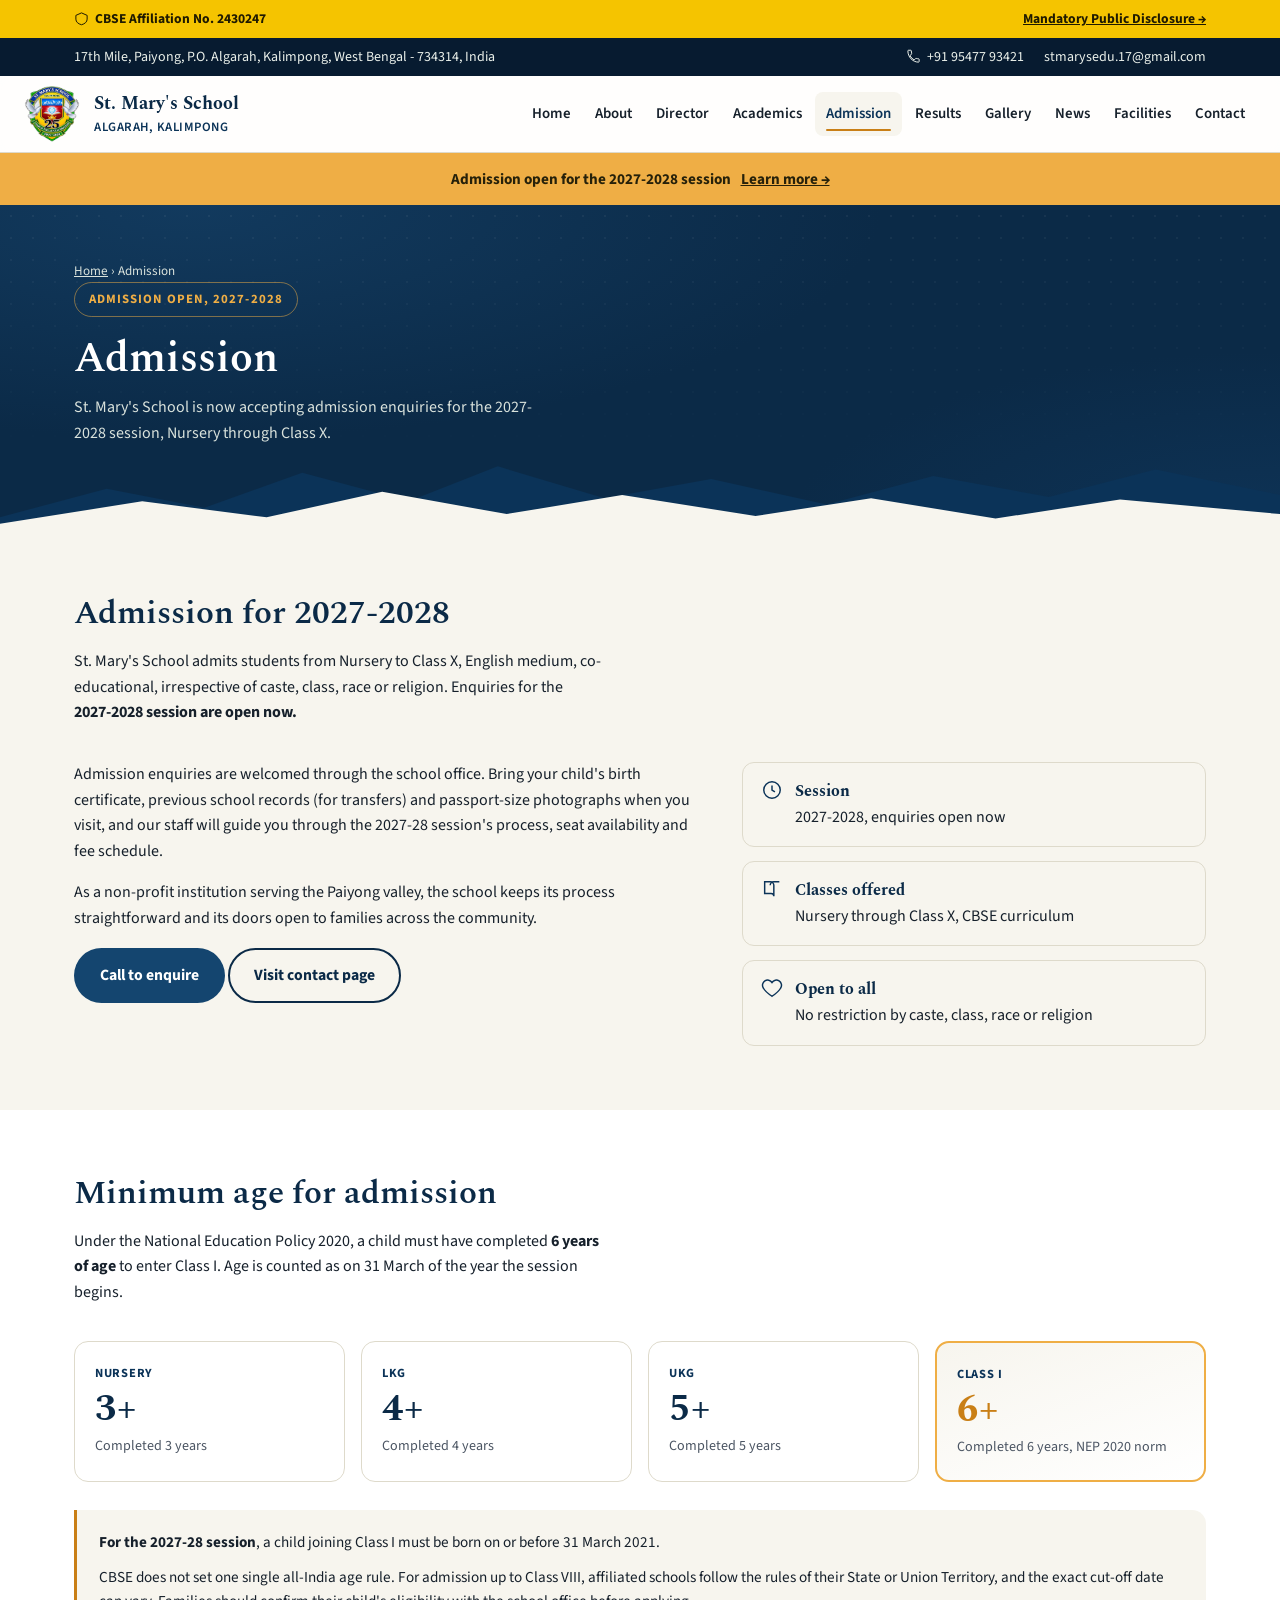
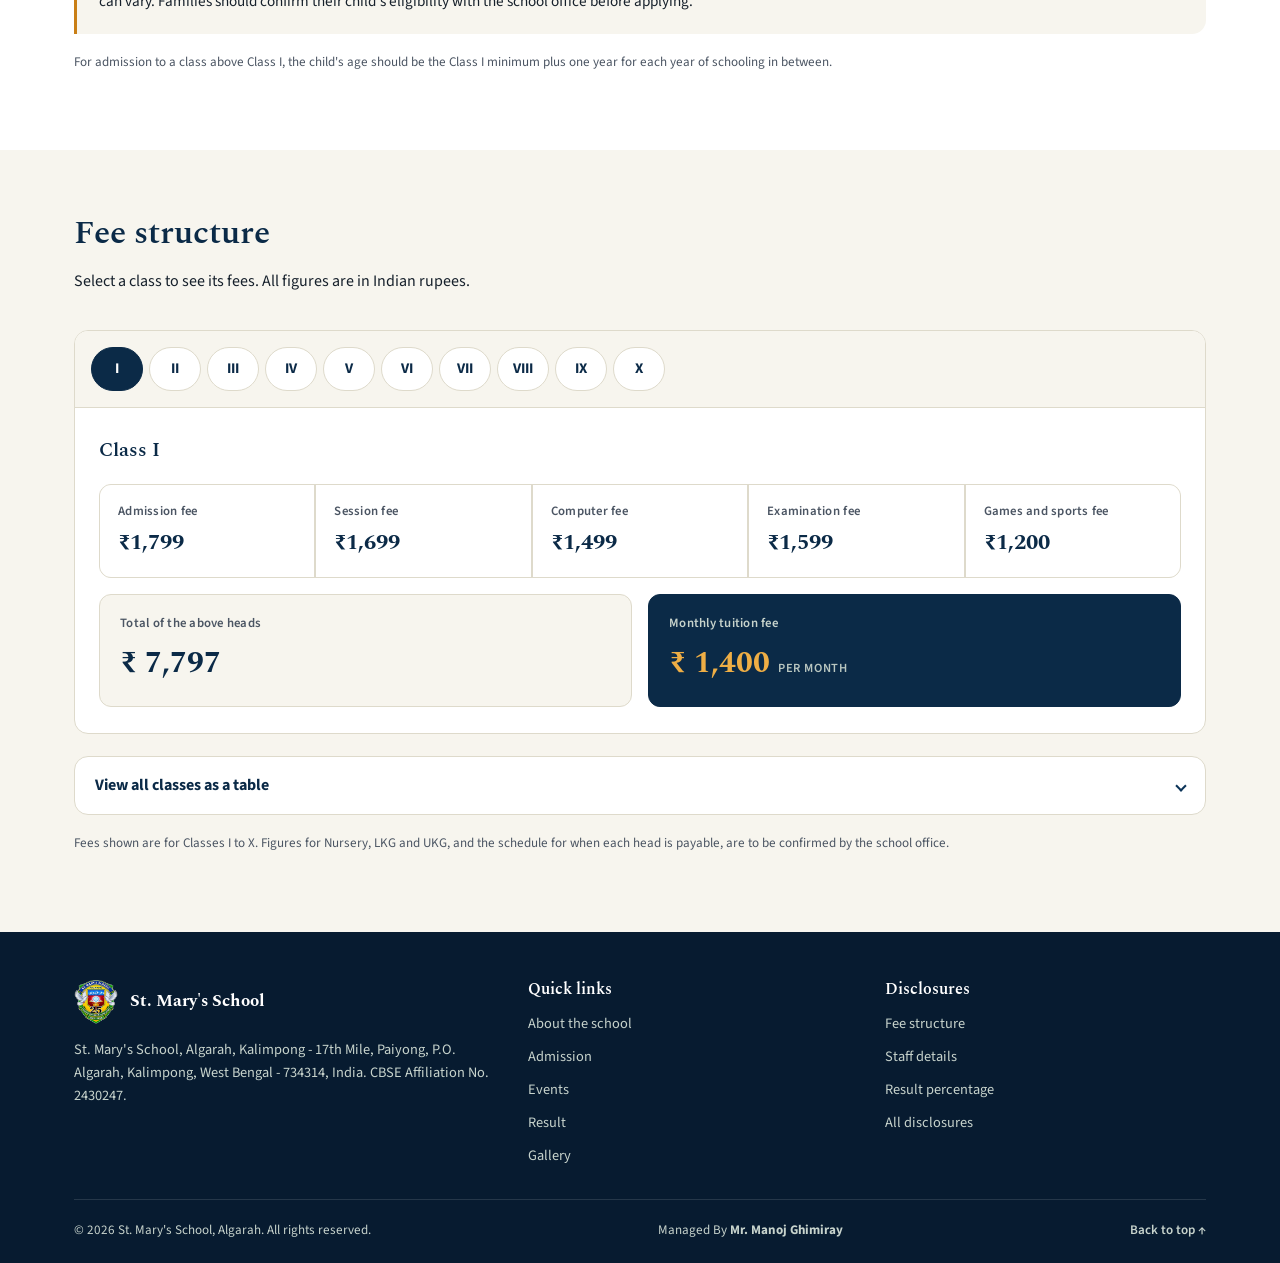
<file: admission.html>
<!DOCTYPE html>
<html lang="en">
<head>
<meta charset="UTF-8">
<meta name="viewport" content="width=device-width, initial-scale=1.0">
<title>Admission | St. Mary's School Algarah, Kalimpong</title>
<meta name="description" content="Admission open for the 2027-2028 session at St. Mary's School, Algarah, Kalimpong - Nursery to Class X, CBSE-affiliated, English medium.">
<link rel="canonical" href="https://www.stmarysschoolalgarah.com/admission.html">
<meta name="robots" content="index, follow">
<meta name="theme-color" content="#0B2A47">

<meta property="og:type" content="website">
<meta property="og:site_name" content="St. Mary's School, Algarah">
<meta property="og:title" content="Admission | St. Mary's School Algarah, Kalimpong">
<meta property="og:description" content="Admission open for the 2027-2028 session at St. Mary's School, Algarah, Kalimpong - Nursery to Class X, CBSE-affiliated, English medium.">
<meta property="og:url" content="https://www.stmarysschoolalgarah.com/admission.html">
<meta property="og:image" content="https://www.stmarysschoolalgarah.com/assets/logo.png">
<meta property="og:locale" content="en_IN">
<meta name="twitter:card" content="summary_large_image">
<meta name="twitter:title" content="Admission | St. Mary's School Algarah, Kalimpong">
<meta name="twitter:description" content="Admission open for the 2027-2028 session at St. Mary's School, Algarah, Kalimpong - Nursery to Class X, CBSE-affiliated, English medium.">
<meta name="twitter:image" content="https://www.stmarysschoolalgarah.com/assets/logo.png">

<link rel="preconnect" href="https://fonts.googleapis.com">
<link rel="preconnect" href="https://fonts.gstatic.com" crossorigin>
<link href="https://fonts.googleapis.com/css2?family=Spectral:ital,wght@0,400;0,500;0,600;0,700;1,500&family=Source+Sans+3:wght@400;500;600;700&display=swap" rel="stylesheet">
<link rel="stylesheet" href="assets/styles.css">

<script type="application/ld+json">
{
  "@context": "https://schema.org",
  "@type": "School",
  "name": "St. Mary's School, Algarah",
  "alternateName": [
    "St. Mary's School, Algarah, Kalimpong",
    "St Mary's School Algarah",
    "St. Mary's School Kalimpong"
  ],
  "url": "https://www.stmarysschoolalgarah.com/",
  "logo": "https://www.stmarysschoolalgarah.com/assets/logo.png",
  "image": "https://www.stmarysschoolalgarah.com/assets/logo.png",
  "description": "Admission open for the 2027-2028 session at St. Mary's School, Algarah, Kalimpong \u2014 Nursery to Class X, CBSE-affiliated, English medium.",
  "address": {
    "@type": "PostalAddress",
    "streetAddress": "17th Mile, Paiyong, P.O. Algarah",
    "addressLocality": "Kalimpong",
    "addressRegion": "West Bengal",
    "postalCode": "734314",
    "addressCountry": "IN"
  },
  "telephone": "+91-95477-93421",
  "identifier": {
    "@type": "PropertyValue",
    "name": "CBSE Affiliation Number",
    "value": "2430247"
  },
  "sameAs": [
    "https://www.facebook.com/ST-Marys-School-Algarah-1616685578586222/",
    "https://www.youtube.com/channel/UCoz-UuyPFxZ6vbVAqHhdq4w"
  ]
}
</script>
</head>
<body>
<div class="scroll-progress" aria-hidden="true"></div>
<a class="skip-link" href="#main">Skip to main content</a>

<div class="cbse-strip">
  <div class="wrap">
    <span class="cbse-strip-text">
      <svg width="15" height="15" viewBox="0 0 24 24" fill="none" aria-hidden="true"><path d="M12 3 3 7v6c0 4.5 3.5 7.5 9 9 5.5-1.5 9-4.5 9-9V7l-9-4Z" stroke="currentColor" stroke-width="1.6"/></svg>
      CBSE Affiliation No. 2430247
    </span>
    <a href="disclosures.html" class="cbse-strip-link">Mandatory Public Disclosure &rarr;</a>
  </div>
</div>

<div class="topbar">
  <div class="wrap">
    <div class="contact-strip">
      <span>17th Mile, Paiyong, P.O. Algarah, Kalimpong, West Bengal - 734314, India</span>
    </div>
    <div class="contact-strip">
      <a href="tel:+919547793421" aria-label="Call +91 95477 93421">
        <svg width="15" height="15" viewBox="0 0 24 24" fill="none" aria-hidden="true"><path d="M6.6 10.8c1.4 2.8 3.8 5.2 6.6 6.6l2.2-2.2c.3-.3.7-.4 1-.2 1.1.4 2.3.6 3.6.6.6 0 1 .4 1 1V20c0 .6-.4 1-1 1C10.9 21 3 13.1 3 3c0-.6.4-1 1-1h3.5c.6 0 1 .4 1 1 0 1.3.2 2.5.6 3.6.1.4 0 .8-.2 1L6.6 10.8Z" stroke="currentColor" stroke-width="1.6"/></svg>
        +91 95477 93421
      </a>
      <a href="mailto:stmarysedu.17@gmail.com">stmarysedu.17@gmail.com</a>
    </div>
  </div>
</div>

<header class="site-header">
  <div class="header-inner">
    <a class="brand" href="index.html">
      <img src="assets/logo.png" alt="St. Mary's School, Algarah, Kalimpong crest" width="56" height="56">
      <span class="brand-text">
        <span class="name">St. Mary's School</span>
        <span class="place">Algarah, Kalimpong</span>
      </span>
    </a>

    <button class="menu-toggle" id="menuToggle" aria-expanded="false" aria-controls="primaryNav">
      <svg width="18" height="18" viewBox="0 0 24 24" fill="none" aria-hidden="true"><path d="M3 6h18M3 12h18M3 18h18" stroke="currentColor" stroke-width="2" stroke-linecap="round"/></svg>
      Menu
    </button>

    <nav class="primary-nav" id="primaryNav" aria-label="Primary">
      <button class="nav-close" id="navClose" aria-label="Close menu">&times;</button>
      <ul>
        <li><a href="index.html">Home</a></li>
        <li><a href="about.html">About</a></li>
        <li><a href="director.html">Director</a></li>
        <li><a href="academics.html">Academics</a></li>
        <li><a href="admission.html" class="active" aria-current="page">Admission</a></li>
        <li><a href="results.html">Results</a></li>
        <li><a href="gallery.html">Gallery</a></li>
        <li><a href="news.html">News</a></li>
        <li><a href="facilities.html">Facilities</a></li>
        <li><a href="contact.html">Contact</a></li>
      </ul>
    </nav>
  </div>
</header>
<div class="nav-overlay" id="navOverlay"></div>

<div class="admission-banner">
  <div class="wrap">
    <span>Admission open for the 2027-2028 session</span>
    <a href="admission.html">Learn more &rarr;</a>
  </div>
</div>
<main id="main">
  <div class="page-hero" id="top">
    <div class="wrap">
      <p class="breadcrumb"><a href="index.html">Home</a> &rsaquo; Admission</p>
      <span class="eyebrow">Admission open, 2027-2028</span>
      <h1>Admission</h1>
      <p>St. Mary's School is now accepting admission enquiries for the 2027-2028 session, Nursery through Class X.</p>
    </div>
    <div class="ridge" aria-hidden="true">
      <svg viewBox="0 0 1440 110" width="100%" height="70" preserveAspectRatio="none">
        <path d="M0,90 L120,45 L230,75 L340,20 L460,65 L560,10 L680,60 L800,30 L930,70 L1050,25 L1180,58 L1300,15 L1440,55 L1440,110 L0,110 Z" fill="#0B3358"/>
        <path d="M0,100 L160,65 L300,90 L430,50 L570,85 L700,55 L850,88 L980,60 L1120,92 L1260,62 L1440,85 L1440,110 L0,110 Z" fill="#F7F5EE"/>
      </svg>
    </div>
  </div>

  <section aria-labelledby="admission-h">
    <div class="wrap">
      <div class="section-head" id="admission-h">
        <h2>Admission for 2027-2028</h2>
        <p>St. Mary's School admits students from Nursery to Class X, English medium, co-educational, irrespective of caste, class, race or religion. Enquiries for the <strong>2027-2028 session are open now.</strong></p>
      </div>
      <div class="about-grid reveal">
        <div>
          <p>Admission enquiries are welcomed through the school office. Bring your child's birth certificate, previous school records (for transfers) and passport-size photographs when you visit, and our staff will guide you through the 2027-28 session's process, seat availability and fee schedule.</p>
          <p>As a non-profit institution serving the Paiyong valley, the school keeps its process straightforward and its doors open to families across the community.</p>
          <div class="cta-row">
            <a class="btn btn-forest" href="tel:+919547793421">Call to enquire</a>
            <a class="btn btn-outline" href="contact.html" style="color:var(--navy);border-color:var(--navy);">Visit contact page</a>
          </div>
        </div>
        <ul class="stat-list reveal-group">
          <li>
            <span class="ic" aria-hidden="true"><svg width="22" height="22" viewBox="0 0 24 24" fill="none"><circle cx="12" cy="12" r="9" stroke="currentColor" stroke-width="1.6"/><path d="M12 7v5l3.2 2" stroke="currentColor" stroke-width="1.6"/></svg></span>
            <span><strong>Session</strong>2027-2028, enquiries open now</span>
          </li>
          <li>
            <span class="ic" aria-hidden="true"><svg width="22" height="22" viewBox="0 0 24 24" fill="none"><path d="M4 4h6a4 4 0 0 1 4 4v12a3 3 0 0 0-3-3H4V4Z" stroke="currentColor" stroke-width="1.6"/><path d="M20 4h-6a4 4 0 0 0-4 4" stroke="currentColor" stroke-width="1.6"/></svg></span>
            <span><strong>Classes offered</strong>Nursery through Class X, CBSE curriculum</span>
          </li>
          <li>
            <span class="ic" aria-hidden="true"><svg width="22" height="22" viewBox="0 0 24 24" fill="none"><path d="M12 21s-7-4.6-9.5-9A5.5 5.5 0 0 1 12 6a5.5 5.5 0 0 1 9.5 6c-2.5 4.4-9.5 9-9.5 9Z" stroke="currentColor" stroke-width="1.6"/></svg></span>
            <span><strong>Open to all</strong>No restriction by caste, class, race or religion</span>
          </li>
        </ul>
      </div>
    </div>
  </section>

  <section class="section-alt" aria-labelledby="age-h">
    <div class="wrap">
      <div class="section-head reveal">
        <h2 id="age-h">Minimum age for admission</h2>
        <p>Under the National Education Policy 2020, a child must have completed <strong>6 years of age</strong> to enter Class I. Age is counted as on 31 March of the year the session begins.</p>
      </div>

      <ol class="age-ladder reveal-group">
        <li>
          <span class="age-stage">Nursery</span>
          <span class="age-num"><span class="count" data-to="3">3</span>+</span>
          <span class="age-note">Completed 3 years</span>
        </li>
        <li>
          <span class="age-stage">LKG</span>
          <span class="age-num"><span class="count" data-to="4">4</span>+</span>
          <span class="age-note">Completed 4 years</span>
        </li>
        <li>
          <span class="age-stage">UKG</span>
          <span class="age-num"><span class="count" data-to="5">5</span>+</span>
          <span class="age-note">Completed 5 years</span>
        </li>
        <li class="age-key">
          <span class="age-stage">Class I</span>
          <span class="age-num"><span class="count" data-to="6">6</span>+</span>
          <span class="age-note">Completed 6 years, NEP 2020 norm</span>
        </li>
      </ol>

      <div class="notice reveal">
        <p><strong>For the 2027-28 session</strong>, a child joining Class I must be born on or before 31 March 2021.</p>
        <p>CBSE does not set one single all-India age rule. For admission up to Class VIII, affiliated schools follow the rules of their State or Union Territory, and the exact cut-off date can vary. Families should confirm their child's eligibility with the school office before applying.</p>
      </div>

      <p class="form-note">For admission to a class above Class I, the child's age should be the Class I minimum plus one year for each year of schooling in between.</p>
    </div>
  </section>

  <section id="fees" aria-labelledby="fees-h">
    <div class="wrap">
      <div class="section-head reveal">
        <h2 id="fees-h">Fee structure</h2>
        <p>Select a class to see its fees. All figures are in Indian rupees.</p>
      </div>

      <div class="fee-explorer reveal">
        <div class="fee-tabs" role="tablist" aria-label="Select a class to view its fees">
          <button role="tab" class="fee-tab is-active" aria-selected="true" data-class="I">I</button>
          <button role="tab" class="fee-tab" aria-selected="false" data-class="II">II</button>
          <button role="tab" class="fee-tab" aria-selected="false" data-class="III">III</button>
          <button role="tab" class="fee-tab" aria-selected="false" data-class="IV">IV</button>
          <button role="tab" class="fee-tab" aria-selected="false" data-class="V">V</button>
          <button role="tab" class="fee-tab" aria-selected="false" data-class="VI">VI</button>
          <button role="tab" class="fee-tab" aria-selected="false" data-class="VII">VII</button>
          <button role="tab" class="fee-tab" aria-selected="false" data-class="VIII">VIII</button>
          <button role="tab" class="fee-tab" aria-selected="false" data-class="IX">IX</button>
          <button role="tab" class="fee-tab" aria-selected="false" data-class="X">X</button>
        </div>

        <div class="fee-panel" id="feePanel" role="tabpanel" aria-live="polite">
          <p class="fee-panel-title">Class <span id="feeClassName">I</span></p>

          <div class="fee-heads">
            <div class="fee-head">
              <span class="fee-label">Admission fee</span>
              <span class="fee-value">&#8377;<span class="count" data-key="admission">0</span></span>
            </div>
            <div class="fee-head">
              <span class="fee-label">Session fee</span>
              <span class="fee-value">&#8377;<span class="count" data-key="session">0</span></span>
            </div>
            <div class="fee-head">
              <span class="fee-label">Computer fee</span>
              <span class="fee-value">&#8377;<span class="count" data-key="computer">0</span></span>
            </div>
            <div class="fee-head">
              <span class="fee-label">Examination fee</span>
              <span class="fee-value">&#8377;<span class="count" data-key="exam">0</span></span>
            </div>
            <div class="fee-head">
              <span class="fee-label">Games and sports fee</span>
              <span class="fee-value">&#8377;<span class="count" data-key="games">0</span></span>
            </div>
          </div>

          <div class="fee-totals">
            <div class="fee-total">
              <span class="fee-label">Total of the above heads</span>
              <span class="fee-value fee-value--lg">&#8377;<span class="count" data-key="total">0</span></span>
            </div>
            <div class="fee-total fee-total--accent">
              <span class="fee-label">Monthly tuition fee</span>
              <span class="fee-value fee-value--lg">&#8377;<span class="count" data-key="tuition">0</span><span class="fee-per">per month</span></span>
            </div>
          </div>
        </div>
      </div>

      <details class="fee-table-wrap reveal">
        <summary>View all classes as a table</summary>
        <div class="table-scroll">
          <table class="fee-table">
            <caption class="visually-hidden">Fee structure for Classes I to X, in Indian rupees</caption>
            <thead>
              <tr>
                <th scope="col">Class</th>
                <th scope="col">Admission</th>
                <th scope="col">Session</th>
                <th scope="col">Computer</th>
                <th scope="col">Examination</th>
                <th scope="col">Games and sports</th>
                <th scope="col">Monthly tuition</th>
              </tr>
            </thead>
            <tbody id="feeTableBody"></tbody>
          </table>
        </div>
      </details>

      <p class="form-note">Fees shown are for Classes I to X. Figures for Nursery, LKG and UKG, and the schedule for when each head is payable, are to be confirmed by the school office.</p>
    </div>
  </section>

</main>

<footer>
  <div class="wrap">
    <div class="footer-grid">
      <div>
        <div class="footer-brand">
          <img src="assets/logo.png" alt="" width="44" height="44">
          <span>St. Mary's School</span>
        </div>
        <p>St. Mary's School, Algarah, Kalimpong - 17th Mile, Paiyong, P.O. Algarah, Kalimpong, West Bengal - 734314, India. CBSE Affiliation No. 2430247.</p>
      </div>
      <div>
        <h4>Quick links</h4>
        <ul>
          <li><a href="about.html">About the school</a></li>
          <li><a href="admission.html">Admission</a></li>
          <li><a href="news.html">Events</a></li>
          <li><a href="results.html">Result</a></li>
          <li><a href="gallery.html">Gallery</a></li>
        </ul>
      </div>
      <div>
        <h4>Disclosures</h4>
        <ul>
          <li><a href="admission.html#fees">Fee structure</a></li>
          <li><a href="disclosures.html">Staff details</a></li>
          <li><a href="disclosures.html">Result percentage</a></li>
          <li><a href="disclosures.html">All disclosures</a></li>
        </ul>
      </div>
    </div>
    <div class="footer-bottom">
      <span>&copy; 2026 St. Mary's School, Algarah. All rights reserved.</span>
      <p>Managed By <b>Mr. Manoj Ghimiray</b></p>
      <a class="back-to-top" href="#top">Back to top &uarr;</a>
    </div>
  </div>
</footer>

<script src="assets/script.js"></script>

</body>
</html>
</file>
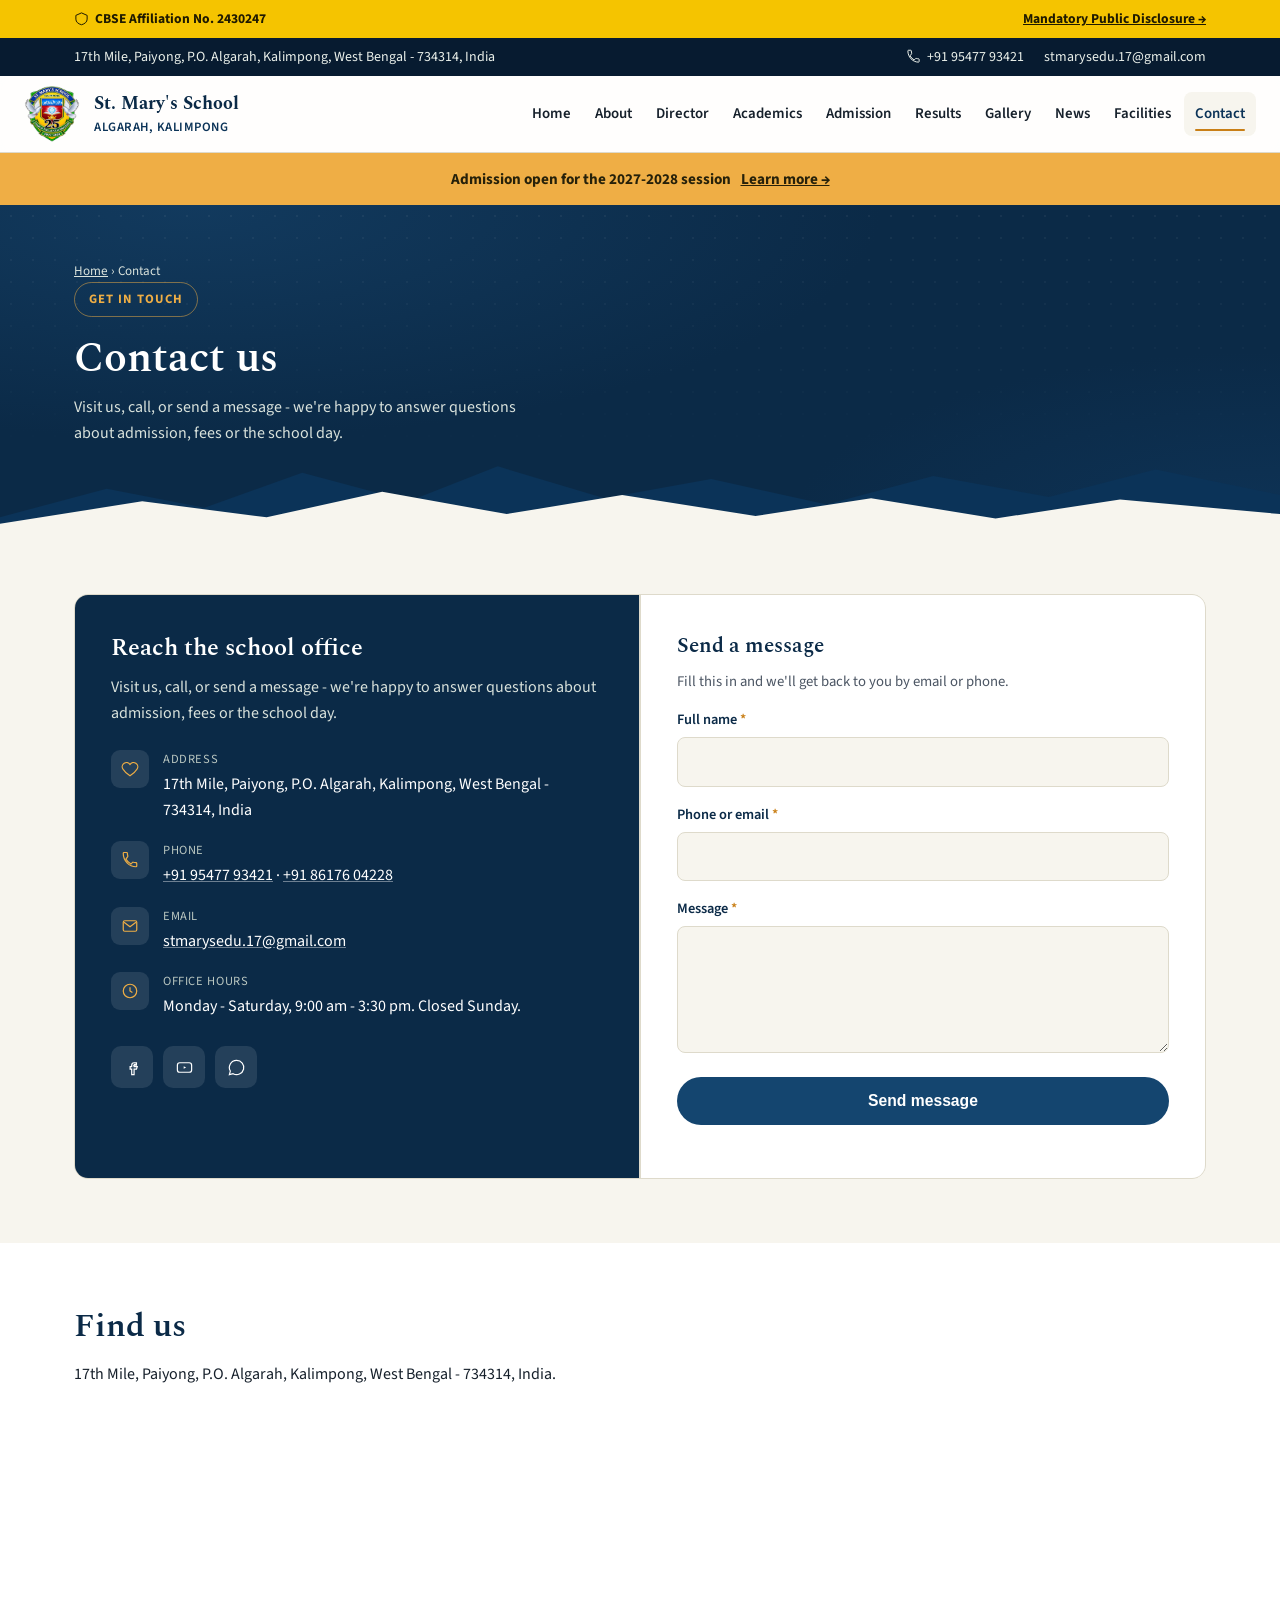
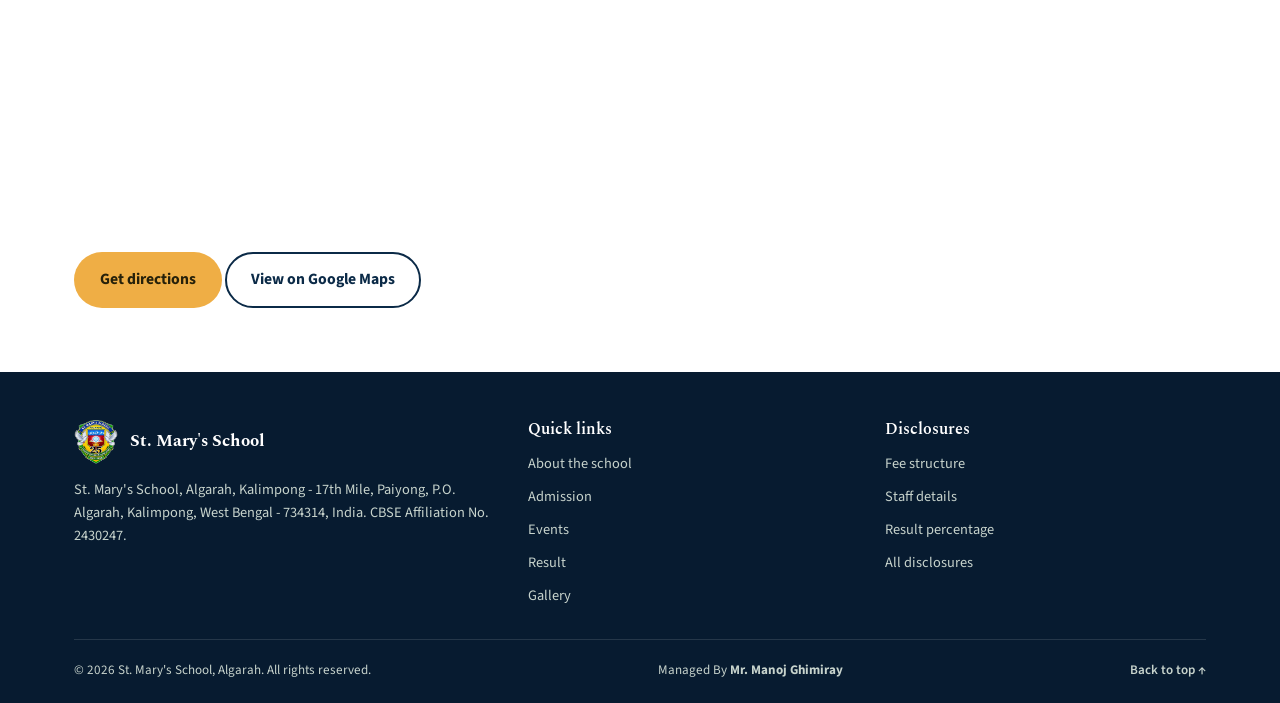
<file: contact.html>
<!DOCTYPE html>
<html lang="en">
<head>
<meta charset="UTF-8">
<meta name="viewport" content="width=device-width, initial-scale=1.0">
<title>Contact St. Mary's School Algarah | Kalimpong, West Bengal</title>
<meta name="description" content="Contact St. Mary's School, Algarah, Kalimpong - address (17th Mile, Paiyong, P.O. Algarah, West Bengal - 734314), phone, email and a message form.">
<link rel="canonical" href="https://www.stmarysschoolalgarah.com/contact.html">
<meta name="robots" content="index, follow">
<meta name="theme-color" content="#0B2A47">

<meta property="og:type" content="website">
<meta property="og:site_name" content="St. Mary's School, Algarah">
<meta property="og:title" content="Contact St. Mary's School Algarah | Kalimpong, West Bengal">
<meta property="og:description" content="Contact St. Mary's School, Algarah, Kalimpong - address (17th Mile, Paiyong, P.O. Algarah, West Bengal - 734314), phone, email and a message form.">
<meta property="og:url" content="https://www.stmarysschoolalgarah.com/contact.html">
<meta property="og:image" content="https://www.stmarysschoolalgarah.com/assets/logo.png">
<meta property="og:locale" content="en_IN">
<meta name="twitter:card" content="summary_large_image">
<meta name="twitter:title" content="Contact St. Mary's School Algarah | Kalimpong, West Bengal">
<meta name="twitter:description" content="Contact St. Mary's School, Algarah, Kalimpong - address (17th Mile, Paiyong, P.O. Algarah, West Bengal - 734314), phone, email and a message form.">
<meta name="twitter:image" content="https://www.stmarysschoolalgarah.com/assets/logo.png">

<link rel="preconnect" href="https://fonts.googleapis.com">
<link rel="preconnect" href="https://fonts.gstatic.com" crossorigin>
<link href="https://fonts.googleapis.com/css2?family=Spectral:ital,wght@0,400;0,500;0,600;0,700;1,500&family=Source+Sans+3:wght@400;500;600;700&display=swap" rel="stylesheet">
<link rel="stylesheet" href="assets/styles.css">

<script type="application/ld+json">
{
  "@context": "https://schema.org",
  "@type": "School",
  "name": "St. Mary's School, Algarah",
  "alternateName": [
    "St. Mary's School, Algarah, Kalimpong",
    "St Mary's School Algarah",
    "St. Mary's School Kalimpong"
  ],
  "url": "https://www.stmarysschoolalgarah.com/",
  "logo": "https://www.stmarysschoolalgarah.com/assets/logo.png",
  "image": "https://www.stmarysschoolalgarah.com/assets/logo.png",
  "description": "Contact St. Mary's School, Algarah, Kalimpong \u2014 address (17th Mile, Paiyong, P.O. Algarah, West Bengal \u2013 734314), phone, email and a message form.",
  "address": {
    "@type": "PostalAddress",
    "streetAddress": "17th Mile, Paiyong, P.O. Algarah",
    "addressLocality": "Kalimpong",
    "addressRegion": "West Bengal",
    "postalCode": "734314",
    "addressCountry": "IN"
  },
  "telephone": "+91-95477-93421",
  "identifier": {
    "@type": "PropertyValue",
    "name": "CBSE Affiliation Number",
    "value": "2430247"
  },
  "sameAs": [
    "https://www.facebook.com/ST-Marys-School-Algarah-1616685578586222/",
    "https://www.youtube.com/channel/UCoz-UuyPFxZ6vbVAqHhdq4w"
  ]
}
</script>
</head>
<body>
<div class="scroll-progress" aria-hidden="true"></div>
<a class="skip-link" href="#main">Skip to main content</a>

<div class="cbse-strip">
  <div class="wrap">
    <span class="cbse-strip-text">
      <svg width="15" height="15" viewBox="0 0 24 24" fill="none" aria-hidden="true"><path d="M12 3 3 7v6c0 4.5 3.5 7.5 9 9 5.5-1.5 9-4.5 9-9V7l-9-4Z" stroke="currentColor" stroke-width="1.6"/></svg>
      CBSE Affiliation No. 2430247
    </span>
    <a href="disclosures.html" class="cbse-strip-link">Mandatory Public Disclosure &rarr;</a>
  </div>
</div>

<div class="topbar">
  <div class="wrap">
    <div class="contact-strip">
      <span>17th Mile, Paiyong, P.O. Algarah, Kalimpong, West Bengal - 734314, India</span>
    </div>
    <div class="contact-strip">
      <a href="tel:+919547793421" aria-label="Call +91 95477 93421">
        <svg width="15" height="15" viewBox="0 0 24 24" fill="none" aria-hidden="true"><path d="M6.6 10.8c1.4 2.8 3.8 5.2 6.6 6.6l2.2-2.2c.3-.3.7-.4 1-.2 1.1.4 2.3.6 3.6.6.6 0 1 .4 1 1V20c0 .6-.4 1-1 1C10.9 21 3 13.1 3 3c0-.6.4-1 1-1h3.5c.6 0 1 .4 1 1 0 1.3.2 2.5.6 3.6.1.4 0 .8-.2 1L6.6 10.8Z" stroke="currentColor" stroke-width="1.6"/></svg>
        +91 95477 93421
      </a>
      <a href="mailto:stmarysedu.17@gmail.com">stmarysedu.17@gmail.com</a>
    </div>
  </div>
</div>

<header class="site-header">
  <div class="header-inner">
    <a class="brand" href="index.html">
      <img src="assets/logo.png" alt="St. Mary's School, Algarah, Kalimpong crest" width="56" height="56">
      <span class="brand-text">
        <span class="name">St. Mary's School</span>
        <span class="place">Algarah, Kalimpong</span>
      </span>
    </a>

    <button class="menu-toggle" id="menuToggle" aria-expanded="false" aria-controls="primaryNav">
      <svg width="18" height="18" viewBox="0 0 24 24" fill="none" aria-hidden="true"><path d="M3 6h18M3 12h18M3 18h18" stroke="currentColor" stroke-width="2" stroke-linecap="round"/></svg>
      Menu
    </button>

    <nav class="primary-nav" id="primaryNav" aria-label="Primary">
      <button class="nav-close" id="navClose" aria-label="Close menu">&times;</button>
      <ul>
        <li><a href="index.html">Home</a></li>
        <li><a href="about.html">About</a></li>
        <li><a href="director.html">Director</a></li>
        <li><a href="academics.html">Academics</a></li>
        <li><a href="admission.html">Admission</a></li>
        <li><a href="results.html">Results</a></li>
        <li><a href="gallery.html">Gallery</a></li>
        <li><a href="news.html">News</a></li>
        <li><a href="facilities.html">Facilities</a></li>
        <li><a href="contact.html" class="active" aria-current="page">Contact</a></li>
      </ul>
    </nav>
  </div>
</header>
<div class="nav-overlay" id="navOverlay"></div>

<div class="admission-banner">
  <div class="wrap">
    <span>Admission open for the 2027-2028 session</span>
    <a href="admission.html">Learn more &rarr;</a>
  </div>
</div>
<main id="main">
  <div class="page-hero" id="top">
    <div class="wrap">
      <p class="breadcrumb"><a href="index.html">Home</a> &rsaquo; Contact</p>
      <span class="eyebrow">Get in touch</span>
      <h1>Contact us</h1>
      <p>Visit us, call, or send a message - we're happy to answer questions about admission, fees or the school day.</p>
    </div>
    <div class="ridge" aria-hidden="true">
      <svg viewBox="0 0 1440 110" width="100%" height="70" preserveAspectRatio="none">
        <path d="M0,90 L120,45 L230,75 L340,20 L460,65 L560,10 L680,60 L800,30 L930,70 L1050,25 L1180,58 L1300,15 L1440,55 L1440,110 L0,110 Z" fill="#0B3358"/>
        <path d="M0,100 L160,65 L300,90 L430,50 L570,85 L700,55 L850,88 L980,60 L1120,92 L1260,62 L1440,85 L1440,110 L0,110 Z" fill="#F7F5EE"/>
      </svg>
    </div>
  </div>

  <section aria-labelledby="contact-h">
    <div class="wrap">
      <div class="contact-wrap reveal">
        <div class="contact-panel">
          <h2 id="contact-h">Reach the school office</h2>
          <p class="lead">Visit us, call, or send a message - we're happy to answer questions about admission, fees or the school day.</p>
          <ul class="contact-list">
            <li>
              <span class="ic" aria-hidden="true"><svg width="18" height="18" viewBox="0 0 24 24" fill="none"><path d="M12 21s-7-4.6-9.5-9A5.5 5.5 0 0 1 12 6a5.5 5.5 0 0 1 9.5 6c-2.5 4.4-9.5 9-9.5 9Z" stroke="currentColor" stroke-width="1.6"/></svg></span>
              <span><span class="label">Address</span>17th Mile, Paiyong, P.O. Algarah, Kalimpong, West Bengal - 734314, India</span>
            </li>
            <li>
              <span class="ic" aria-hidden="true"><svg width="18" height="18" viewBox="0 0 24 24" fill="none"><path d="M6.6 10.8c1.4 2.8 3.8 5.2 6.6 6.6l2.2-2.2c.3-.3.7-.4 1-.2 1.1.4 2.3.6 3.6.6.6 0 1 .4 1 1V20c0 .6-.4 1-1 1C10.9 21 3 13.1 3 3c0-.6.4-1 1-1h3.5c.6 0 1 .4 1 1 0 1.3.2 2.5.6 3.6.1.4 0 .8-.2 1L6.6 10.8Z" stroke="currentColor" stroke-width="1.6"/></svg></span>
              <span><span class="label">Phone</span><a href="tel:+919547793421">+91 95477 93421</a> &middot; <a href="tel:+918617604228">+91 86176 04228</a></span>
            </li>
            <li>
              <span class="ic" aria-hidden="true"><svg width="18" height="18" viewBox="0 0 24 24" fill="none"><rect x="3" y="5" width="18" height="14" rx="2" stroke="currentColor" stroke-width="1.6"/><path d="m4 7 8 6 8-6" stroke="currentColor" stroke-width="1.6"/></svg></span>
              <span><span class="label">Email</span><a href="mailto:stmarysedu.17@gmail.com">stmarysedu.17@gmail.com</a></span>
            </li>
            <li>
              <span class="ic" aria-hidden="true"><svg width="18" height="18" viewBox="0 0 24 24" fill="none"><circle cx="12" cy="12" r="9" stroke="currentColor" stroke-width="1.6"/><path d="M12 7v5l3.2 2" stroke="currentColor" stroke-width="1.6"/></svg></span>
              <span><span class="label">Office hours</span>Monday - Saturday, 9:00 am - 3:30 pm. Closed Sunday.</span>
            </li>
          </ul>
          <div class="social-row">
            <a href="https://www.facebook.com/ST-Marys-School-Algarah-1616685578586222/" aria-label="St. Mary's School on Facebook">
              <svg width="19" height="19" viewBox="0 0 24 24" fill="none"><path d="M14 9h3V6h-3c-1.7 0-3 1.3-3 3v2H9v3h2v7h3v-7h3l1-3h-4v-2c0-.6.4-1 1-1Z" stroke="currentColor" stroke-width="1.5"/></svg>
            </a>
            <a href="https://www.youtube.com/channel/UCoz-UuyPFxZ6vbVAqHhdq4w" aria-label="St. Mary's School on YouTube">
              <svg width="19" height="19" viewBox="0 0 24 24" fill="none"><rect x="3" y="6" width="18" height="12" rx="3" stroke="currentColor" stroke-width="1.5"/><path d="M11 10.5v3l3-1.5-3-1.5Z" fill="currentColor"/></svg>
            </a>
            <a href="https://wa.me/919547793421" aria-label="Message St. Mary's School on WhatsApp">
              <svg width="19" height="19" viewBox="0 0 24 24" fill="none"><path d="M12 3a9 9 0 0 0-7.8 13.5L3 21l4.7-1.2A9 9 0 1 0 12 3Z" stroke="currentColor" stroke-width="1.5"/></svg>
            </a>
          </div>
        </div>

        <div class="form-panel">
          <h2>Send a message</h2>
          <p style="color:var(--ink-soft);font-size:0.92rem;">Fill this in and we'll get back to you by email or phone.</p>
          <form id="contactForm" novalidate>
            <div class="field">
              <label for="fname">Full name <span class="req">*</span></label>
              <input type="text" id="fname" name="fname" autocomplete="name" required aria-describedby="fname-err">
              <p id="fname-err" class="form-note" style="color:#A32D2D;display:none;">Enter your full name.</p>
            </div>
            <div class="field">
              <label for="fphone">Phone or email <span class="req">*</span></label>
              <input type="text" id="fphone" name="fphone" autocomplete="tel" required aria-describedby="fphone-err">
              <p id="fphone-err" class="form-note" style="color:#A32D2D;display:none;">Enter a phone number or email address.</p>
            </div>
            <div class="field">
              <label for="fmsg">Message <span class="req">*</span></label>
              <textarea id="fmsg" name="fmsg" rows="4" required aria-describedby="fmsg-err"></textarea>
              <p id="fmsg-err" class="form-note" style="color:#A32D2D;display:none;">Enter a short message.</p>
            </div>
            <button type="submit" class="btn btn-forest" style="width:100%;justify-content:center;">Send message</button>
            <p class="form-note" id="formStatus" role="status"></p>
          </form>
        </div>
      </div>
    </div>
  </section>

  <section class="section-alt" aria-labelledby="map-h">
    <div class="wrap">
      <div class="section-head reveal">
        <h2 id="map-h">Find us</h2>
        <p>17th Mile, Paiyong, P.O. Algarah, Kalimpong, West Bengal - 734314, India.</p>
      </div>
      <div class="map-card reveal">
        <iframe
          src="https://www.google.com/maps?q=St.+Mary's+School,+CBSE,+Algarah,+Kalimpong&amp;ll=27.114467,88.584315&amp;z=15&amp;output=embed"
          width="100%" height="420" style="border:0;" allowfullscreen loading="lazy"
          referrerpolicy="no-referrer-when-downgrade"
          title="Map showing St. Mary's School, Algarah, Kalimpong"></iframe>
        <div class="map-actions">
          <a class="btn btn-gold" href="https://www.google.com/maps/dir/?api=1&amp;destination=27.114467,88.584315" target="_blank" rel="noopener">Get directions</a>
          <a class="btn btn-outline" style="color:var(--navy);border-color:var(--navy);" href="https://maps.app.goo.gl/jwL7sa95RyEpNfxv8" target="_blank" rel="noopener">View on Google Maps</a>
        </div>
      </div>
    </div>
  </section>

</main>

<footer>
  <div class="wrap">
    <div class="footer-grid">
      <div>
        <div class="footer-brand">
          <img src="assets/logo.png" alt="" width="44" height="44">
          <span>St. Mary's School</span>
        </div>
        <p>St. Mary's School, Algarah, Kalimpong - 17th Mile, Paiyong, P.O. Algarah, Kalimpong, West Bengal - 734314, India. CBSE Affiliation No. 2430247.</p>
      </div>
      <div>
        <h4>Quick links</h4>
        <ul>
          <li><a href="about.html">About the school</a></li>
          <li><a href="admission.html">Admission</a></li>
          <li><a href="news.html">Events</a></li>
          <li><a href="results.html">Result</a></li>
          <li><a href="gallery.html">Gallery</a></li>
        </ul>
      </div>
      <div>
        <h4>Disclosures</h4>
        <ul>
          <li><a href="admission.html#fees">Fee structure</a></li>
          <li><a href="disclosures.html">Staff details</a></li>
          <li><a href="disclosures.html">Result percentage</a></li>
          <li><a href="disclosures.html">All disclosures</a></li>
        </ul>
      </div>
    </div>
    <div class="footer-bottom">
      <span>&copy; 2026 St. Mary's School, Algarah. All rights reserved.</span>
      <p>Managed By <b>Mr. Manoj Ghimiray</b></p>
      <a class="back-to-top" href="#top">Back to top &uarr;</a>
    </div>
  </div>
</footer>

<script src="assets/script.js"></script>

</body>
</html>
</file>
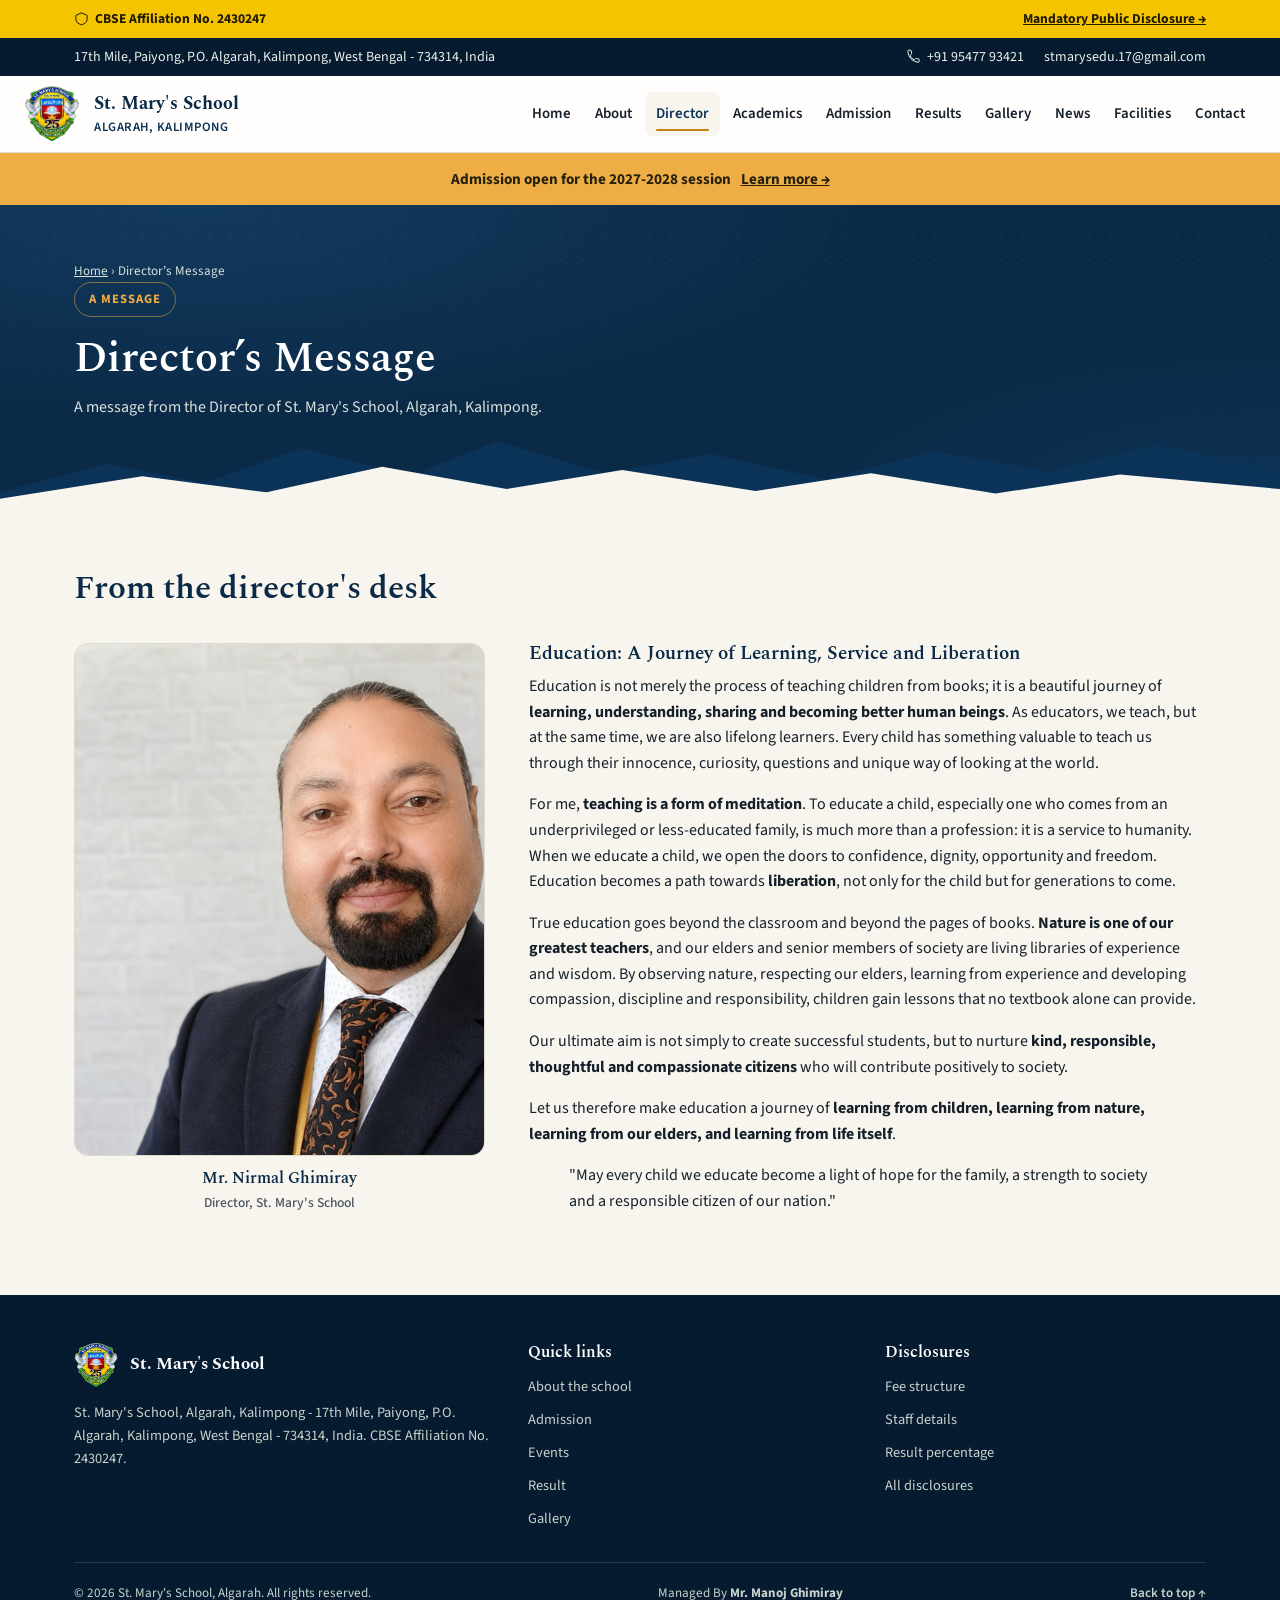
<file: director.html>
<!DOCTYPE html>
<html lang="en">
<head>
<meta charset="UTF-8">
<meta name="viewport" content="width=device-width, initial-scale=1.0">
<title>Director's Message | St. Mary's School Algarah, Kalimpong</title>
<meta name="description" content="A message from the Director of St. Mary's School, Algarah, Kalimpong.">
<link rel="canonical" href="https://www.stmarysschoolalgarah.com/director.html">
<meta name="robots" content="index, follow">
<meta name="theme-color" content="#0B2A47">

<meta property="og:type" content="website">
<meta property="og:site_name" content="St. Mary's School, Algarah">
<meta property="og:title" content="Director's Message | St. Mary's School Algarah, Kalimpong">
<meta property="og:description" content="A message from the Director of St. Mary's School, Algarah, Kalimpong.">
<meta property="og:url" content="https://www.stmarysschoolalgarah.com/director.html">
<meta property="og:image" content="https://www.stmarysschoolalgarah.com/assets/logo.png">
<meta property="og:locale" content="en_IN">
<meta name="twitter:card" content="summary_large_image">
<meta name="twitter:title" content="Director's Message | St. Mary's School Algarah, Kalimpong">
<meta name="twitter:description" content="A message from the Director of St. Mary's School, Algarah, Kalimpong.">
<meta name="twitter:image" content="https://www.stmarysschoolalgarah.com/assets/logo.png">

<link rel="preconnect" href="https://fonts.googleapis.com">
<link rel="preconnect" href="https://fonts.gstatic.com" crossorigin>
<link href="https://fonts.googleapis.com/css2?family=Spectral:ital,wght@0,400;0,500;0,600;0,700;1,500&family=Source+Sans+3:wght@400;500;600;700&display=swap" rel="stylesheet">
<link rel="stylesheet" href="assets/styles.css">

<script type="application/ld+json">
{
  "@context": "https://schema.org",
  "@type": "School",
  "name": "St. Mary's School, Algarah",
  "alternateName": [
    "St. Mary's School, Algarah, Kalimpong",
    "St Mary's School Algarah",
    "St. Mary's School Kalimpong"
  ],
  "url": "https://www.stmarysschoolalgarah.com/",
  "logo": "https://www.stmarysschoolalgarah.com/assets/logo.png",
  "image": "https://www.stmarysschoolalgarah.com/assets/logo.png",
  "description": "A message from the Director of St. Mary's School, Algarah, Kalimpong.",
  "address": {
    "@type": "PostalAddress",
    "streetAddress": "17th Mile, Paiyong, P.O. Algarah",
    "addressLocality": "Kalimpong",
    "addressRegion": "West Bengal",
    "postalCode": "734314",
    "addressCountry": "IN"
  },
  "telephone": "+91-95477-93421",
  "identifier": {
    "@type": "PropertyValue",
    "name": "CBSE Affiliation Number",
    "value": "2430247"
  },
  "sameAs": [
    "https://www.facebook.com/ST-Marys-School-Algarah-1616685578586222/",
    "https://www.youtube.com/channel/UCoz-UuyPFxZ6vbVAqHhdq4w"
  ]
}
</script>
</head>
<body>
<div class="scroll-progress" aria-hidden="true"></div>
<a class="skip-link" href="#main">Skip to main content</a>

<div class="cbse-strip">
  <div class="wrap">
    <span class="cbse-strip-text">
      <svg width="15" height="15" viewBox="0 0 24 24" fill="none" aria-hidden="true"><path d="M12 3 3 7v6c0 4.5 3.5 7.5 9 9 5.5-1.5 9-4.5 9-9V7l-9-4Z" stroke="currentColor" stroke-width="1.6"/></svg>
      CBSE Affiliation No. 2430247
    </span>
    <a href="disclosures.html" class="cbse-strip-link">Mandatory Public Disclosure &rarr;</a>
  </div>
</div>

<div class="topbar">
  <div class="wrap">
    <div class="contact-strip">
      <span>17th Mile, Paiyong, P.O. Algarah, Kalimpong, West Bengal - 734314, India</span>
    </div>
    <div class="contact-strip">
      <a href="tel:+919547793421" aria-label="Call +91 95477 93421">
        <svg width="15" height="15" viewBox="0 0 24 24" fill="none" aria-hidden="true"><path d="M6.6 10.8c1.4 2.8 3.8 5.2 6.6 6.6l2.2-2.2c.3-.3.7-.4 1-.2 1.1.4 2.3.6 3.6.6.6 0 1 .4 1 1V20c0 .6-.4 1-1 1C10.9 21 3 13.1 3 3c0-.6.4-1 1-1h3.5c.6 0 1 .4 1 1 0 1.3.2 2.5.6 3.6.1.4 0 .8-.2 1L6.6 10.8Z" stroke="currentColor" stroke-width="1.6"/></svg>
        +91 95477 93421
      </a>
      <a href="mailto:stmarysedu.17@gmail.com">stmarysedu.17@gmail.com</a>
    </div>
  </div>
</div>

<header class="site-header">
  <div class="header-inner">
    <a class="brand" href="index.html">
      <img src="assets/logo.png" alt="St. Mary's School, Algarah, Kalimpong crest" width="56" height="56">
      <span class="brand-text">
        <span class="name">St. Mary's School</span>
        <span class="place">Algarah, Kalimpong</span>
      </span>
    </a>

    <button class="menu-toggle" id="menuToggle" aria-expanded="false" aria-controls="primaryNav">
      <svg width="18" height="18" viewBox="0 0 24 24" fill="none" aria-hidden="true"><path d="M3 6h18M3 12h18M3 18h18" stroke="currentColor" stroke-width="2" stroke-linecap="round"/></svg>
      Menu
    </button>

    <nav class="primary-nav" id="primaryNav" aria-label="Primary">
      <button class="nav-close" id="navClose" aria-label="Close menu">&times;</button>
      <ul>
        <li><a href="index.html">Home</a></li>
        <li><a href="about.html">About</a></li>
        <li><a href="director.html" class="active" aria-current="page">Director</a></li>
        <li><a href="academics.html">Academics</a></li>
        <li><a href="admission.html">Admission</a></li>
        <li><a href="results.html">Results</a></li>
        <li><a href="gallery.html">Gallery</a></li>
        <li><a href="news.html">News</a></li>
        <li><a href="facilities.html">Facilities</a></li>
        <li><a href="contact.html">Contact</a></li>
      </ul>
    </nav>
  </div>
</header>
<div class="nav-overlay" id="navOverlay"></div>

<div class="admission-banner">
  <div class="wrap">
    <span>Admission open for the 2027-2028 session</span>
    <a href="admission.html">Learn more &rarr;</a>
  </div>
</div>
<main id="main">
  <div class="page-hero" id="top">
    <div class="wrap">
      <p class="breadcrumb"><a href="index.html">Home</a> &rsaquo; Director&rsquo;s Message</p>
      <span class="eyebrow">A message</span>
      <h1>Director&rsquo;s Message</h1>
      <p>A message from the Director of St. Mary's School, Algarah, Kalimpong.</p>
    </div>
    <div class="ridge" aria-hidden="true">
      <svg viewBox="0 0 1440 110" width="100%" height="70" preserveAspectRatio="none">
        <path d="M0,90 L120,45 L230,75 L340,20 L460,65 L560,10 L680,60 L800,30 L930,70 L1050,25 L1180,58 L1300,15 L1440,55 L1440,110 L0,110 Z" fill="#0B3358"/>
        <path d="M0,100 L160,65 L300,90 L430,50 L570,85 L700,55 L850,88 L980,60 L1120,92 L1260,62 L1440,85 L1440,110 L0,110 Z" fill="#F7F5EE"/>
      </svg>
    </div>
  </div>

  <section id="director" aria-labelledby="director-h">
    <div class="wrap">
      <div class="section-head reveal">
        <h2 id="director-h">From the director's desk</h2>
      </div>
      <div class="principal reveal">
        <figure>
          <div class="photo-wrap">
            <img src="assets/director.jpg" alt="Mr. Debobrata Ghimiray, Director, St. Mary's School, Algarah, Kalimpong" style="width:100%;height:100%;aspect-ratio:4/5;object-fit:cover;display:block;">
          </div>
          <figcaption style="text-align:center;margin-top:10px;font-family:'Spectral',serif;font-weight:600;color:var(--navy);">
            Mr. Nirmal Ghimiray
            <span style="display:block;font-family:'Source Sans 3',sans-serif;font-weight:500;font-size:0.85rem;color:var(--ink-soft);">Director, St. Mary's School</span>
          </figcaption>
        </figure>

        <article class="director-article reveal">
          <h3>Education: A Journey of Learning, Service and Liberation</h3>

          <p>Education is not merely the process of teaching children from books; it is a beautiful journey of <strong>learning, understanding, sharing and becoming better human beings</strong>. As educators, we teach, but at the same time, we are also lifelong learners. Every child has something valuable to teach us through their innocence, curiosity, questions and unique way of looking at the world.</p>

          <p>For me, <strong>teaching is a form of meditation</strong>. To educate a child, especially one who comes from an underprivileged or less-educated family, is much more than a profession: it is a service to humanity. When we educate a child, we open the doors to confidence, dignity, opportunity and freedom. Education becomes a path towards <strong>liberation</strong>, not only for the child but for generations to come.</p>

          <p>True education goes beyond the classroom and beyond the pages of books. <strong>Nature is one of our greatest teachers</strong>, and our elders and senior members of society are living libraries of experience and wisdom. By observing nature, respecting our elders, learning from experience and developing compassion, discipline and responsibility, children gain lessons that no textbook alone can provide.</p>

          <p>Our ultimate aim is not simply to create successful students, but to nurture <strong>kind, responsible, thoughtful and compassionate citizens</strong> who will contribute positively to society.</p>

          <p>Let us therefore make education a journey of <strong>learning from children, learning from nature, learning from our elders, and learning from life itself</strong>.</p>

          <blockquote class="pull-quote">"May every child we educate become a light of hope for the family, a strength to society and a responsible citizen of our nation."</blockquote>
        </article>
      </div>
    </div>
  </section>

</main>

<footer>
  <div class="wrap">
    <div class="footer-grid">
      <div>
        <div class="footer-brand">
          <img src="assets/logo.png" alt="" width="44" height="44">
          <span>St. Mary's School</span>
        </div>
        <p>St. Mary's School, Algarah, Kalimpong - 17th Mile, Paiyong, P.O. Algarah, Kalimpong, West Bengal - 734314, India. CBSE Affiliation No. 2430247.</p>
      </div>
      <div>
        <h4>Quick links</h4>
        <ul>
          <li><a href="about.html">About the school</a></li>
          <li><a href="admission.html">Admission</a></li>
          <li><a href="news.html">Events</a></li>
          <li><a href="results.html">Result</a></li>
          <li><a href="gallery.html">Gallery</a></li>
        </ul>
      </div>
      <div>
        <h4>Disclosures</h4>
        <ul>
          <li><a href="admission.html#fees">Fee structure</a></li>
          <li><a href="disclosures.html">Staff details</a></li>
          <li><a href="disclosures.html">Result percentage</a></li>
          <li><a href="disclosures.html">All disclosures</a></li>
        </ul>
      </div>
    </div>
    <div class="footer-bottom">
      <span>&copy; 2026 St. Mary's School, Algarah. All rights reserved.</span>
      <p>Managed By <b>Mr. Manoj Ghimiray</b></p>
      <a class="back-to-top" href="#top">Back to top &uarr;</a>
    </div>
  </div>
</footer>

<script src="assets/script.js"></script>

</body>
</html>
</file>
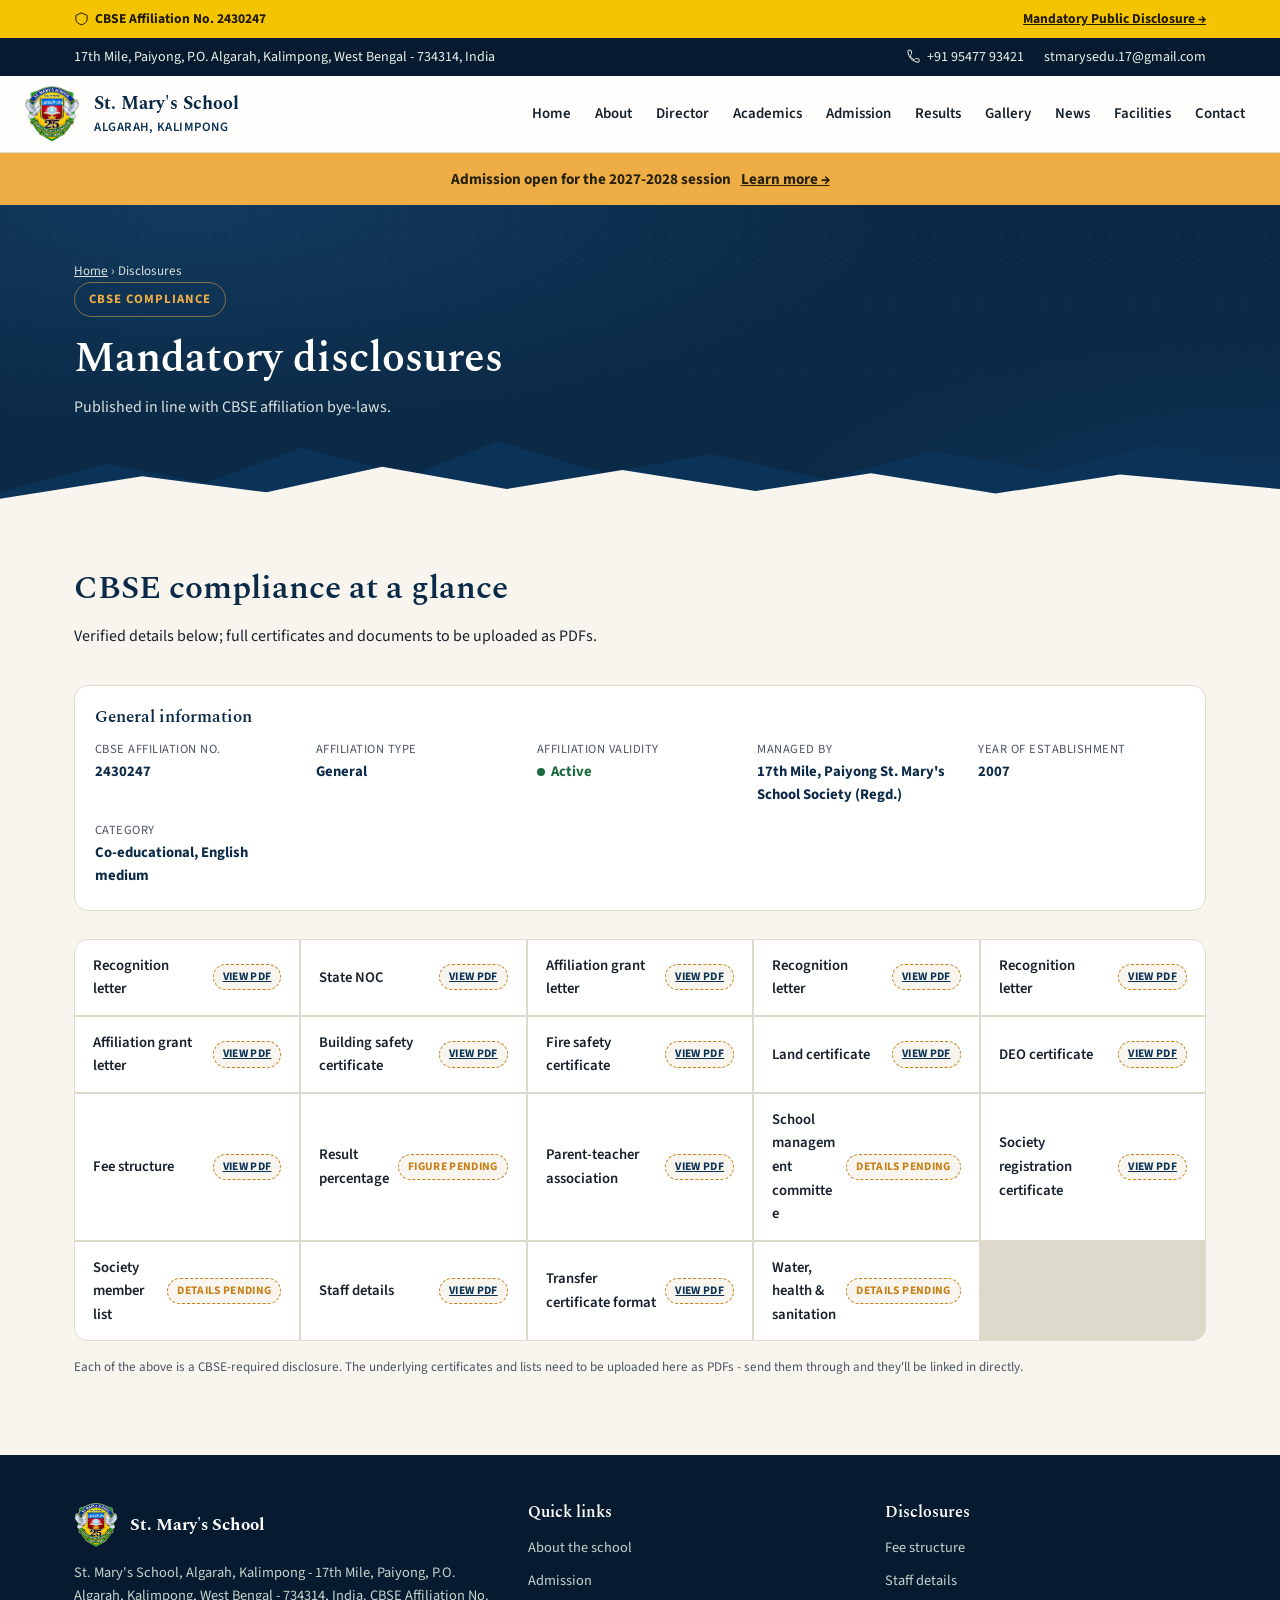
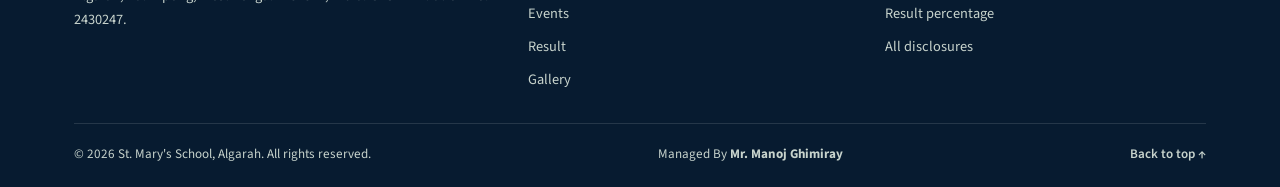
<file: disclosures.html>
<!DOCTYPE html>
<html lang="en">
<head>
<meta charset="UTF-8">
<meta name="viewport" content="width=device-width, initial-scale=1.0">
<title>CBSE Mandatory Disclosure | St. Mary's School Algarah</title>
<meta name="description" content="CBSE mandatory public disclosure for St. Mary's School, Algarah, Kalimpong - Affiliation No. 2430247, and required documents and details.">
<link rel="canonical" href="https://www.stmarysschoolalgarah.com/disclosures.html">
<meta name="robots" content="index, follow">
<meta name="theme-color" content="#0B2A47">

<meta property="og:type" content="website">
<meta property="og:site_name" content="St. Mary's School, Algarah">
<meta property="og:title" content="CBSE Mandatory Disclosure | St. Mary's School Algarah">
<meta property="og:description" content="CBSE mandatory public disclosure for St. Mary's School, Algarah, Kalimpong - Affiliation No. 2430247, and required documents and details.">
<meta property="og:url" content="https://www.stmarysschoolalgarah.com/disclosures.html">
<meta property="og:image" content="https://www.stmarysschoolalgarah.com/assets/logo.png">
<meta property="og:locale" content="en_IN">
<meta name="twitter:card" content="summary_large_image">
<meta name="twitter:title" content="CBSE Mandatory Disclosure | St. Mary's School Algarah">
<meta name="twitter:description" content="CBSE mandatory public disclosure for St. Mary's School, Algarah, Kalimpong - Affiliation No. 2430247, and required documents and details.">
<meta name="twitter:image" content="https://www.stmarysschoolalgarah.com/assets/logo.png">

<link rel="preconnect" href="https://fonts.googleapis.com">
<link rel="preconnect" href="https://fonts.gstatic.com" crossorigin>
<link href="https://fonts.googleapis.com/css2?family=Spectral:ital,wght@0,400;0,500;0,600;0,700;1,500&family=Source+Sans+3:wght@400;500;600;700&display=swap" rel="stylesheet">
<link rel="stylesheet" href="assets/styles.css">

<script type="application/ld+json">
{
  "@context": "https://schema.org",
  "@type": "School",
  "name": "St. Mary's School, Algarah",
  "alternateName": [
    "St. Mary's School, Algarah, Kalimpong",
    "St Mary's School Algarah",
    "St. Mary's School Kalimpong"
  ],
  "url": "https://www.stmarysschoolalgarah.com/",
  "logo": "https://www.stmarysschoolalgarah.com/assets/logo.png",
  "image": "https://www.stmarysschoolalgarah.com/assets/logo.png",
  "description": "CBSE mandatory public disclosure for St. Mary's School, Algarah, Kalimpong \u2014 Affiliation No. 2430247, and required documents and details.",
  "address": {
    "@type": "PostalAddress",
    "streetAddress": "17th Mile, Paiyong, P.O. Algarah",
    "addressLocality": "Kalimpong",
    "addressRegion": "West Bengal",
    "postalCode": "734314",
    "addressCountry": "IN"
  },
  "telephone": "+91-95477-93421",
  "identifier": {
    "@type": "PropertyValue",
    "name": "CBSE Affiliation Number",
    "value": "2430247"
  },
  "sameAs": [
    "https://www.facebook.com/ST-Marys-School-Algarah-1616685578586222/",
    "https://www.youtube.com/channel/UCoz-UuyPFxZ6vbVAqHhdq4w"
  ]
}
</script>
</head>
<body>
<div class="scroll-progress" aria-hidden="true"></div>
<a class="skip-link" href="#main">Skip to main content</a>

<div class="cbse-strip">
  <div class="wrap">
    <span class="cbse-strip-text">
      <svg width="15" height="15" viewBox="0 0 24 24" fill="none" aria-hidden="true"><path d="M12 3 3 7v6c0 4.5 3.5 7.5 9 9 5.5-1.5 9-4.5 9-9V7l-9-4Z" stroke="currentColor" stroke-width="1.6"/></svg>
      CBSE Affiliation No. 2430247
    </span>
    <a href="disclosures.html" class="cbse-strip-link">Mandatory Public Disclosure &rarr;</a>
  </div>
</div>

<div class="topbar">
  <div class="wrap">
    <div class="contact-strip">
      <span>17th Mile, Paiyong, P.O. Algarah, Kalimpong, West Bengal - 734314, India</span>
    </div>
    <div class="contact-strip">
      <a href="tel:+919547793421" aria-label="Call +91 95477 93421">
        <svg width="15" height="15" viewBox="0 0 24 24" fill="none" aria-hidden="true"><path d="M6.6 10.8c1.4 2.8 3.8 5.2 6.6 6.6l2.2-2.2c.3-.3.7-.4 1-.2 1.1.4 2.3.6 3.6.6.6 0 1 .4 1 1V20c0 .6-.4 1-1 1C10.9 21 3 13.1 3 3c0-.6.4-1 1-1h3.5c.6 0 1 .4 1 1 0 1.3.2 2.5.6 3.6.1.4 0 .8-.2 1L6.6 10.8Z" stroke="currentColor" stroke-width="1.6"/></svg>
        +91 95477 93421
      </a>
      <a href="mailto:stmarysedu.17@gmail.com">stmarysedu.17@gmail.com</a>
    </div>
  </div>
</div>

<header class="site-header">
  <div class="header-inner">
    <a class="brand" href="index.html">
      <img src="assets/logo.png" alt="St. Mary's School, Algarah, Kalimpong crest" width="56" height="56">
      <span class="brand-text">
        <span class="name">St. Mary's School</span>
        <span class="place">Algarah, Kalimpong</span>
      </span>
    </a>

    <button class="menu-toggle" id="menuToggle" aria-expanded="false" aria-controls="primaryNav">
      <svg width="18" height="18" viewBox="0 0 24 24" fill="none" aria-hidden="true"><path d="M3 6h18M3 12h18M3 18h18" stroke="currentColor" stroke-width="2" stroke-linecap="round"/></svg>
      Menu
    </button>

    <nav class="primary-nav" id="primaryNav" aria-label="Primary">
      <button class="nav-close" id="navClose" aria-label="Close menu">&times;</button>
      <ul>
        <li><a href="index.html">Home</a></li>
        <li><a href="about.html">About</a></li>
        <li><a href="director.html">Director</a></li>
        <li><a href="academics.html">Academics</a></li>
        <li><a href="admission.html">Admission</a></li>
        <li><a href="results.html">Results</a></li>
        <li><a href="gallery.html">Gallery</a></li>
        <li><a href="news.html">News</a></li>
        <li><a href="facilities.html">Facilities</a></li>
        <li><a href="contact.html">Contact</a></li>
      </ul>
    </nav>
  </div>
</header>
<div class="nav-overlay" id="navOverlay"></div>

<div class="admission-banner">
  <div class="wrap">
    <span>Admission open for the 2027-2028 session</span>
    <a href="admission.html">Learn more &rarr;</a>
  </div>
</div>
<main id="main">
  <div class="page-hero" id="top">
    <div class="wrap">
      <p class="breadcrumb"><a href="index.html">Home</a> &rsaquo; Disclosures</p>
      <span class="eyebrow">CBSE compliance</span>
      <h1>Mandatory disclosures</h1>
      <p>Published in line with CBSE affiliation bye-laws.</p>
    </div>
    <div class="ridge" aria-hidden="true">
      <svg viewBox="0 0 1440 110" width="100%" height="70" preserveAspectRatio="none">
        <path d="M0,90 L120,45 L230,75 L340,20 L460,65 L560,10 L680,60 L800,30 L930,70 L1050,25 L1180,58 L1300,15 L1440,55 L1440,110 L0,110 Z" fill="#0B3358"/>
        <path d="M0,100 L160,65 L300,90 L430,50 L570,85 L700,55 L850,88 L980,60 L1120,92 L1260,62 L1440,85 L1440,110 L0,110 Z" fill="#F7F5EE"/>
      </svg>
    </div>
  </div>

  <section aria-labelledby="disclosures-h">
    <div class="wrap">
      <div class="section-head reveal">
        <h2 id="disclosures-h">CBSE compliance at a glance</h2>
        <p>Verified details below; full certificates and documents to be uploaded as PDFs.</p>
      </div>

      <div class="facility-card" style="margin-bottom:28px;">
        <h3 style="font-size:1.05rem;margin-bottom:12px;">General information</h3>
        <div style="display:grid;grid-template-columns:repeat(auto-fit,minmax(200px,1fr));gap:14px;font-size:0.92rem;">
          <div><span class="label" style="display:block;color:var(--ink-soft);font-size:0.78rem;text-transform:uppercase;letter-spacing:.04em;">CBSE affiliation no.</span><strong style="color:var(--navy);">2430247</strong></div>
          <div><span class="label" style="display:block;color:var(--ink-soft);font-size:0.78rem;text-transform:uppercase;letter-spacing:.04em;">Affiliation type</span><strong style="color:var(--navy);">General</strong></div>
          <div><span class="label" style="display:block;color:var(--ink-soft);font-size:0.78rem;text-transform:uppercase;letter-spacing:.04em;">Affiliation validity</span><strong style="display:inline-flex;align-items:center;gap:6px;color:#1B6B3C;"><span style="width:8px;height:8px;border-radius:50%;background:#1B6B3C;display:inline-block;"></span>Active</strong></div>
          <div><span class="label" style="display:block;color:var(--ink-soft);font-size:0.78rem;text-transform:uppercase;letter-spacing:.04em;">Managed by</span><strong style="color:var(--navy);">17th Mile, Paiyong St. Mary's School Society (Regd.)</strong></div>
          <div><span class="label" style="display:block;color:var(--ink-soft);font-size:0.78rem;text-transform:uppercase;letter-spacing:.04em;">Year of establishment</span><strong style="color:var(--navy);">2007</strong></div>
          <div><span class="label" style="display:block;color:var(--ink-soft);font-size:0.78rem;text-transform:uppercase;letter-spacing:.04em;">Category</span><strong style="color:var(--navy);">Co-educational, English medium</strong></div>
        </div>
      </div>

      <div class="disclosure-grid reveal-group" id="disclosureCards">
        <span data-doc="Recognition letter">Recognition letter<span class="tag" aria-hidden="true"><a href="assets/disclosures/recognition-letter.pdf" target="_blank" rel="noopener" data-doc="Recognition letter">View PDF</a></span></span>
        <span data-doc="State NOC">State NOC<span class="tag" aria-hidden="true"><a href="assets/disclosures/state-noc.pdf" target="_blank" rel="noopener" data-doc="State NOC">View PDF</a></span></span>
        <span data-doc="Affiliation grant letter">Affiliation grant letter<span class="tag" aria-hidden="true"><a href="assets/disclosures/affiliation-grant-letter.pdf" target="_blank" rel="noopener" data-doc="Affiliation grant letter">View PDF</a></span></span>
        <span data-doc="Recognition letter">Recognition letter<span class="tag" aria-hidden="true"><a href="assets/disclosures/recognition-letter.pdf" target="_blank" rel="noopener" data-doc="Recognition letter">View PDF</a></span></span>
        <span data-doc="Recognition letter">Recognition letter<span class="tag" aria-hidden="true"><a href="assets/disclosures/recognition-letter.pdf" target="_blank" rel="noopener" data-doc="Recognition letter">View PDF</a></span></span>
        <span data-doc="Affiliation grant letter">Affiliation grant letter<span class="tag" aria-hidden="true"><a href="assets/disclosures/affiliation-grant-letter.pdf" target="_blank" rel="noopener" data-doc="Affiliation grant letter">View PDF</a></span></span>
        <span data-doc="Building safety certificate">Building safety certificate<span class="tag" aria-hidden="true"><a href="assets/disclosures/building-safety-certificate.pdf" target="_blank" rel="noopener" data-doc="Building safety certificate">View PDF</a></span></span>
        <span data-doc="Fire safety certificate">Fire safety certificate<span class="tag" aria-hidden="true"><a href="assets/disclosures/fire-safety-certificate.pdf" target="_blank" rel="noopener" data-doc="Fire safety certificate">View PDF</a></span></span>
        <span data-doc="Land certificate">Land certificate<span class="tag" aria-hidden="true"><a href="assets/disclosures/land-certificate.pdf" target="_blank" rel="noopener" data-doc="Land certificate">View PDF</a></span></span>
        <span data-doc="DEO certificate">DEO certificate<span class="tag" aria-hidden="true"><a href="assets/disclosures/deo-certificate.pdf" target="_blank" rel="noopener" data-doc="DEO certificate">View PDF</a></span></span>
        <span data-doc="Fee structure">Fee structure<span class="tag" aria-hidden="true"><a href="assets/disclosures/fee-structure.pdf" target="_blank" rel="noopener" data-doc="Fee structure">View PDF</a></span></span>
        <span data-doc="Result percentage">Result percentage<span class="tag" aria-hidden="true">Figure pending</span></span>
        <span data-doc="Parent-teacher association">Parent-teacher association<span class="tag" aria-hidden="true"><a href="assets/disclosures/society-member-list.pdf" target="_blank" rel="noopener" data-doc="Society member list">View PDF</a></span></span>
        <span data-doc="School management committee">School management committee<span class="tag" aria-hidden="true">Details pending</span></span>
        <span data-doc="Society registration certificate">Society registration certificate<span class="tag" aria-hidden="true"><a href="assets/disclosures/society-registration-certificate.pdf" target="_blank" rel="noopener" data-doc="Society registration certificate">View PDF</a></span></span>
        <span data-doc="Society member list">Society member list<span class="tag" aria-hidden="true">Details pending</span></span>
        <span data-doc="Staff details">Staff details<span class="tag" aria-hidden="true"><a href="assets/disclosures/staff-details.pdf" target="_blank" rel="noopener" data-doc="Staff details">View PDF</a></span></span>
        <span data-doc="Transfer certificate format">Transfer certificate format<span class="tag" aria-hidden="true"><a href="assets/disclosures/transfer-certificate-format.pdf" target="_blank" rel="noopener" data-doc="Transfer certificate format">View PDF</a></span></span>
        <span data-doc="Water, health &amp; sanitation">Water, health &amp; sanitation<span class="tag" aria-hidden="true">Details pending</span></span>
      </div>
      <p class="form-note" style="margin-top:16px;">Each of the above is a CBSE-required disclosure. The underlying certificates and lists need to be uploaded here as PDFs - send them through and they'll be linked in directly.</p>
    </div>
  </section>

</main>

<footer>
  <div class="wrap">
    <div class="footer-grid">
      <div>
        <div class="footer-brand">
          <img src="assets/logo.png" alt="" width="44" height="44">
          <span>St. Mary's School</span>
        </div>
        <p>St. Mary's School, Algarah, Kalimpong - 17th Mile, Paiyong, P.O. Algarah, Kalimpong, West Bengal - 734314, India. CBSE Affiliation No. 2430247.</p>
      </div>
      <div>
        <h4>Quick links</h4>
        <ul>
          <li><a href="about.html">About the school</a></li>
          <li><a href="admission.html">Admission</a></li>
          <li><a href="news.html">Events</a></li>
          <li><a href="results.html">Result</a></li>
          <li><a href="gallery.html">Gallery</a></li>
        </ul>
      </div>
      <div>
        <h4>Disclosures</h4>
        <ul>
          <li><a href="admission.html#fees">Fee structure</a></li>
          <li><a href="disclosures.html">Staff details</a></li>
          <li><a href="disclosures.html">Result percentage</a></li>
          <li><a href="disclosures.html">All disclosures</a></li>
        </ul>
      </div>
    </div>
    <div class="footer-bottom">
      <span>&copy; 2026 St. Mary's School, Algarah. All rights reserved.</span>
      <p>Managed By <b>Mr. Manoj Ghimiray</b></p>
      <a class="back-to-top" href="#top">Back to top &uarr;</a>
    </div>
  </div>
</footer>

<script src="assets/script.js"></script>

</body>
</html>
</file>
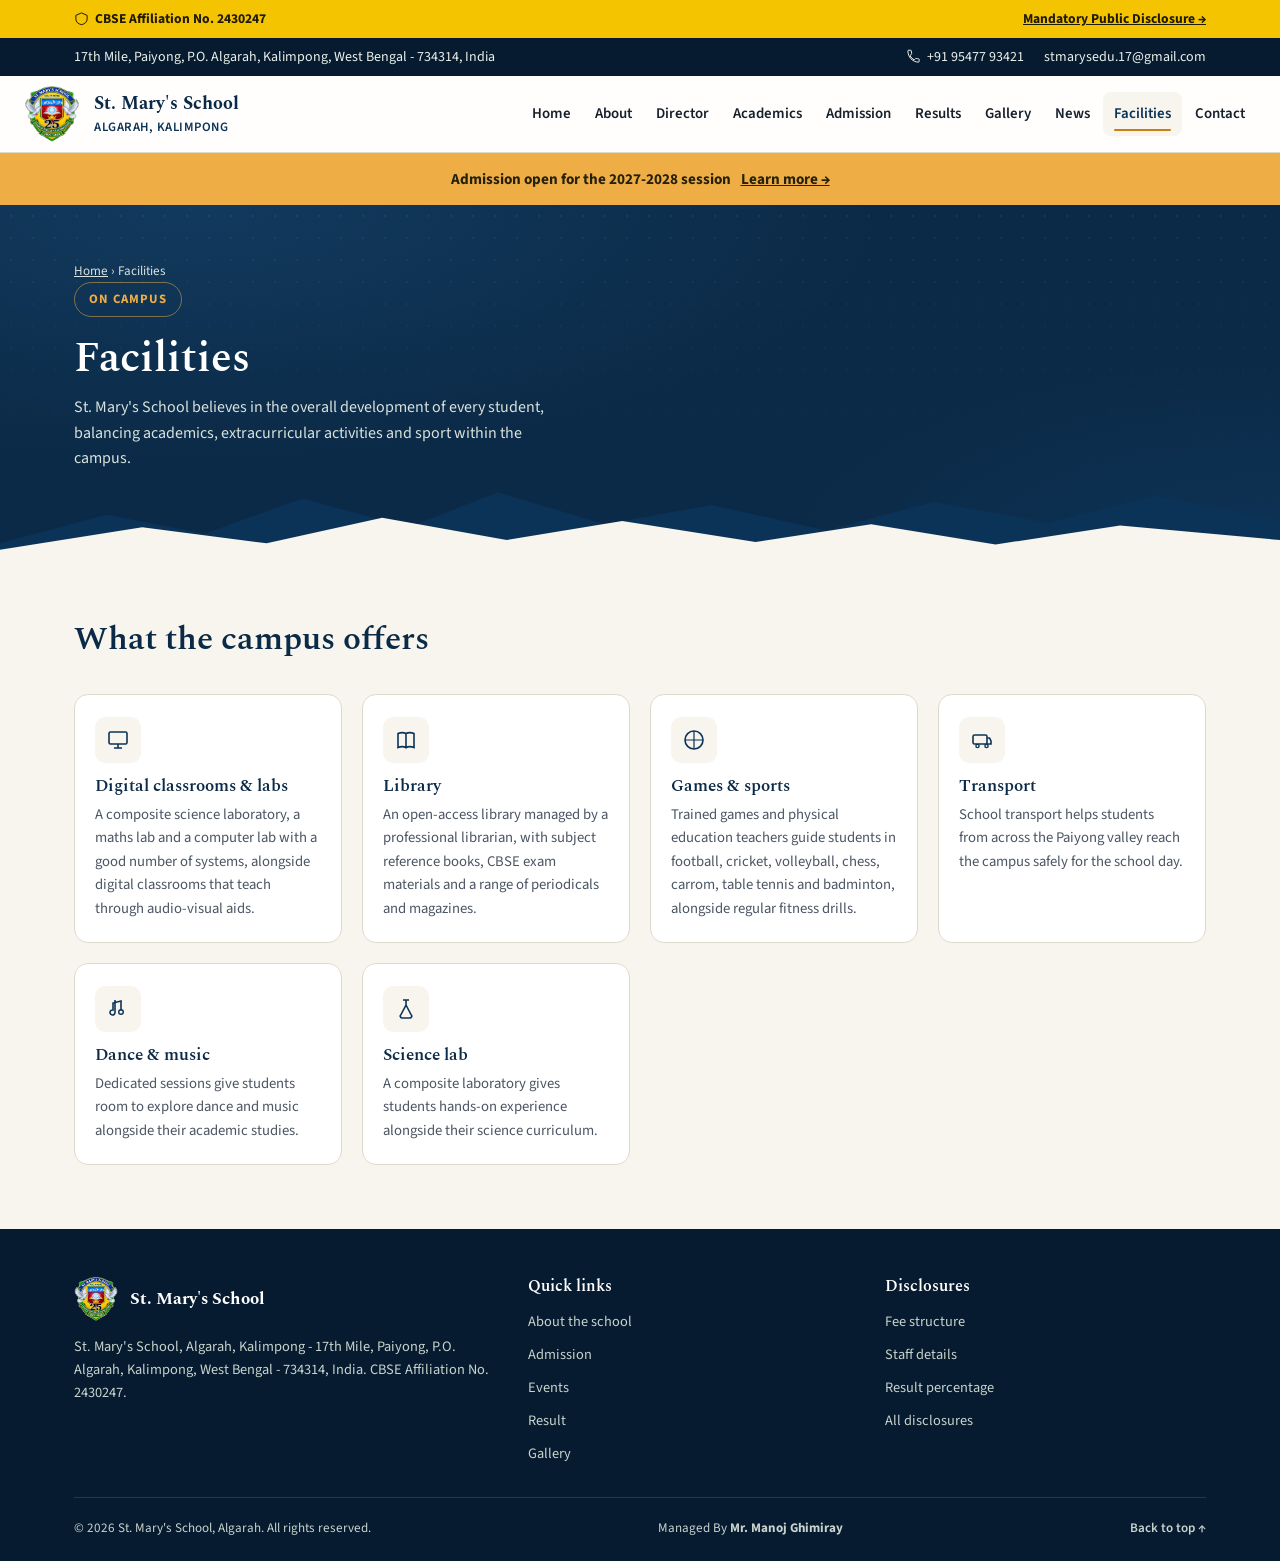
<file: facilities.html>
<!DOCTYPE html>
<html lang="en">
<head>
<meta charset="UTF-8">
<meta name="viewport" content="width=device-width, initial-scale=1.0">
<title>School Facilities | St. Mary's School Algarah, Kalimpong</title>
<meta name="description" content="Facilities at St. Mary's School, Algarah, Kalimpong - science and computer labs, library, sports, transport, and dance & music.">
<link rel="canonical" href="https://www.stmarysschoolalgarah.com/facilities.html">
<meta name="robots" content="index, follow">
<meta name="theme-color" content="#0B2A47">

<meta property="og:type" content="website">
<meta property="og:site_name" content="St. Mary's School, Algarah">
<meta property="og:title" content="School Facilities | St. Mary's School Algarah, Kalimpong">
<meta property="og:description" content="Facilities at St. Mary's School, Algarah, Kalimpong - science and computer labs, library, sports, transport, and dance & music.">
<meta property="og:url" content="https://www.stmarysschoolalgarah.com/facilities.html">
<meta property="og:image" content="https://www.stmarysschoolalgarah.com/assets/logo.png">
<meta property="og:locale" content="en_IN">
<meta name="twitter:card" content="summary_large_image">
<meta name="twitter:title" content="School Facilities | St. Mary's School Algarah, Kalimpong">
<meta name="twitter:description" content="Facilities at St. Mary's School, Algarah, Kalimpong - science and computer labs, library, sports, transport, and dance & music.">
<meta name="twitter:image" content="https://www.stmarysschoolalgarah.com/assets/logo.png">

<link rel="preconnect" href="https://fonts.googleapis.com">
<link rel="preconnect" href="https://fonts.gstatic.com" crossorigin>
<link href="https://fonts.googleapis.com/css2?family=Spectral:ital,wght@0,400;0,500;0,600;0,700;1,500&family=Source+Sans+3:wght@400;500;600;700&display=swap" rel="stylesheet">
<link rel="stylesheet" href="assets/styles.css">

<script type="application/ld+json">
{
  "@context": "https://schema.org",
  "@type": "School",
  "name": "St. Mary's School, Algarah",
  "alternateName": [
    "St. Mary's School, Algarah, Kalimpong",
    "St Mary's School Algarah",
    "St. Mary's School Kalimpong"
  ],
  "url": "https://www.stmarysschoolalgarah.com/",
  "logo": "https://www.stmarysschoolalgarah.com/assets/logo.png",
  "image": "https://www.stmarysschoolalgarah.com/assets/logo.png",
  "description": "Facilities at St. Mary's School, Algarah, Kalimpong \u2014 science and computer labs, library, sports, transport, and dance & music.",
  "address": {
    "@type": "PostalAddress",
    "streetAddress": "17th Mile, Paiyong, P.O. Algarah",
    "addressLocality": "Kalimpong",
    "addressRegion": "West Bengal",
    "postalCode": "734314",
    "addressCountry": "IN"
  },
  "telephone": "+91-95477-93421",
  "identifier": {
    "@type": "PropertyValue",
    "name": "CBSE Affiliation Number",
    "value": "2430247"
  },
  "sameAs": [
    "https://www.facebook.com/ST-Marys-School-Algarah-1616685578586222/",
    "https://www.youtube.com/channel/UCoz-UuyPFxZ6vbVAqHhdq4w"
  ]
}
</script>
</head>
<body>
<div class="scroll-progress" aria-hidden="true"></div>
<a class="skip-link" href="#main">Skip to main content</a>

<div class="cbse-strip">
  <div class="wrap">
    <span class="cbse-strip-text">
      <svg width="15" height="15" viewBox="0 0 24 24" fill="none" aria-hidden="true"><path d="M12 3 3 7v6c0 4.5 3.5 7.5 9 9 5.5-1.5 9-4.5 9-9V7l-9-4Z" stroke="currentColor" stroke-width="1.6"/></svg>
      CBSE Affiliation No. 2430247
    </span>
    <a href="disclosures.html" class="cbse-strip-link">Mandatory Public Disclosure &rarr;</a>
  </div>
</div>

<div class="topbar">
  <div class="wrap">
    <div class="contact-strip">
      <span>17th Mile, Paiyong, P.O. Algarah, Kalimpong, West Bengal - 734314, India</span>
    </div>
    <div class="contact-strip">
      <a href="tel:+919547793421" aria-label="Call +91 95477 93421">
        <svg width="15" height="15" viewBox="0 0 24 24" fill="none" aria-hidden="true"><path d="M6.6 10.8c1.4 2.8 3.8 5.2 6.6 6.6l2.2-2.2c.3-.3.7-.4 1-.2 1.1.4 2.3.6 3.6.6.6 0 1 .4 1 1V20c0 .6-.4 1-1 1C10.9 21 3 13.1 3 3c0-.6.4-1 1-1h3.5c.6 0 1 .4 1 1 0 1.3.2 2.5.6 3.6.1.4 0 .8-.2 1L6.6 10.8Z" stroke="currentColor" stroke-width="1.6"/></svg>
        +91 95477 93421
      </a>
      <a href="mailto:stmarysedu.17@gmail.com">stmarysedu.17@gmail.com</a>
    </div>
  </div>
</div>

<header class="site-header">
  <div class="header-inner">
    <a class="brand" href="index.html">
      <img src="assets/logo.png" alt="St. Mary's School, Algarah, Kalimpong crest" width="56" height="56">
      <span class="brand-text">
        <span class="name">St. Mary's School</span>
        <span class="place">Algarah, Kalimpong</span>
      </span>
    </a>

    <button class="menu-toggle" id="menuToggle" aria-expanded="false" aria-controls="primaryNav">
      <svg width="18" height="18" viewBox="0 0 24 24" fill="none" aria-hidden="true"><path d="M3 6h18M3 12h18M3 18h18" stroke="currentColor" stroke-width="2" stroke-linecap="round"/></svg>
      Menu
    </button>

    <nav class="primary-nav" id="primaryNav" aria-label="Primary">
      <button class="nav-close" id="navClose" aria-label="Close menu">&times;</button>
      <ul>
        <li><a href="index.html">Home</a></li>
        <li><a href="about.html">About</a></li>
        <li><a href="director.html">Director</a></li>
        <li><a href="academics.html">Academics</a></li>
        <li><a href="admission.html">Admission</a></li>
        <li><a href="results.html">Results</a></li>
        <li><a href="gallery.html">Gallery</a></li>
        <li><a href="news.html">News</a></li>
        <li><a href="facilities.html" class="active" aria-current="page">Facilities</a></li>
        <li><a href="contact.html">Contact</a></li>
      </ul>
    </nav>
  </div>
</header>
<div class="nav-overlay" id="navOverlay"></div>

<div class="admission-banner">
  <div class="wrap">
    <span>Admission open for the 2027-2028 session</span>
    <a href="admission.html">Learn more &rarr;</a>
  </div>
</div>
<main id="main">
  <div class="page-hero" id="top">
    <div class="wrap">
      <p class="breadcrumb"><a href="index.html">Home</a> &rsaquo; Facilities</p>
      <span class="eyebrow">On campus</span>
      <h1>Facilities</h1>
      <p>St. Mary's School believes in the overall development of every student, balancing academics, extracurricular activities and sport within the campus.</p>
    </div>
    <div class="ridge" aria-hidden="true">
      <svg viewBox="0 0 1440 110" width="100%" height="70" preserveAspectRatio="none">
        <path d="M0,90 L120,45 L230,75 L340,20 L460,65 L560,10 L680,60 L800,30 L930,70 L1050,25 L1180,58 L1300,15 L1440,55 L1440,110 L0,110 Z" fill="#0B3358"/>
        <path d="M0,100 L160,65 L300,90 L430,50 L570,85 L700,55 L850,88 L980,60 L1120,92 L1260,62 L1440,85 L1440,110 L0,110 Z" fill="#F7F5EE"/>
      </svg>
    </div>
  </div>

  <section aria-labelledby="facilities-h">
    <div class="wrap">
      <div class="section-head reveal">
        <h2 id="facilities-h">What the campus offers</h2>
      </div>
      <div class="facility-grid reveal-group">
        <div class="facility-card reveal">
          <div class="ic" aria-hidden="true"><svg width="24" height="24" viewBox="0 0 24 24" fill="none"><rect x="3" y="4" width="18" height="12" rx="1.5" stroke="currentColor" stroke-width="1.6"/><path d="M8 20h8M12 16v4" stroke="currentColor" stroke-width="1.6"/></svg></div>
          <h3>Digital classrooms &amp; labs</h3>
          <p>A composite science laboratory, a maths lab and a computer lab with a good number of systems, alongside digital classrooms that teach through audio-visual aids.</p>
        </div>
        <div class="facility-card reveal">
          <div class="ic" aria-hidden="true"><svg width="24" height="24" viewBox="0 0 24 24" fill="none"><path d="M4 5.5c2.5-1 6-1 8 0v14c-2-1-5.5-1-8 0v-14ZM20 5.5c-2.5-1-6-1-8 0v14c2-1 5.5-1 8 0v-14Z" stroke="currentColor" stroke-width="1.6"/></svg></div>
          <h3>Library</h3>
          <p>An open-access library managed by a professional librarian, with subject reference books, CBSE exam materials and a range of periodicals and magazines.</p>
        </div>
        <div class="facility-card reveal">
          <div class="ic" aria-hidden="true"><svg width="24" height="24" viewBox="0 0 24 24" fill="none"><circle cx="12" cy="12" r="9" stroke="currentColor" stroke-width="1.6"/><path d="M12 3v18M3 12h18" stroke="currentColor" stroke-width="1.2"/></svg></div>
          <h3>Games &amp; sports</h3>
          <p>Trained games and physical education teachers guide students in football, cricket, volleyball, chess, carrom, table tennis and badminton, alongside regular fitness drills.</p>
        </div>
        <div class="facility-card reveal">
          <div class="ic" aria-hidden="true"><svg width="24" height="24" viewBox="0 0 24 24" fill="none"><rect x="3" y="7" width="14" height="9" rx="1.5" stroke="currentColor" stroke-width="1.6"/><path d="M17 10h2.5L21 13v3h-4" stroke="currentColor" stroke-width="1.6"/><circle cx="7.5" cy="18" r="1.6" stroke="currentColor" stroke-width="1.4"/><circle cx="16.5" cy="18" r="1.6" stroke="currentColor" stroke-width="1.4"/></svg></div>
          <h3>Transport</h3>
          <p>School transport helps students from across the Paiyong valley reach the campus safely for the school day.</p>
        </div>
        <div class="facility-card reveal">
          <div class="ic" aria-hidden="true"><svg width="24" height="24" viewBox="0 0 24 24" fill="none"><path d="M9 3v12.5a2.5 2.5 0 1 1-2-2.45V6l8-2v9.5" stroke="currentColor" stroke-width="1.6"/><circle cx="15" cy="15" r="2.3" stroke="currentColor" stroke-width="1.4"/></svg></div>
          <h3>Dance &amp; music</h3>
          <p>Dedicated sessions give students room to explore dance and music alongside their academic studies.</p>
        </div>
        <div class="facility-card reveal">
          <div class="ic" aria-hidden="true"><svg width="24" height="24" viewBox="0 0 24 24" fill="none"><path d="M9 3h6M12 3v5l-5 9.5A2 2 0 0 0 8.7 21h6.6a2 2 0 0 0 1.7-3.5L12 8" stroke="currentColor" stroke-width="1.6"/></svg></div>
          <h3>Science lab</h3>
          <p>A composite laboratory gives students hands-on experience alongside their science curriculum.</p>
        </div>
      </div>
    </div>
  </section>

</main>

<footer>
  <div class="wrap">
    <div class="footer-grid">
      <div>
        <div class="footer-brand">
          <img src="assets/logo.png" alt="" width="44" height="44">
          <span>St. Mary's School</span>
        </div>
        <p>St. Mary's School, Algarah, Kalimpong - 17th Mile, Paiyong, P.O. Algarah, Kalimpong, West Bengal - 734314, India. CBSE Affiliation No. 2430247.</p>
      </div>
      <div>
        <h4>Quick links</h4>
        <ul>
          <li><a href="about.html">About the school</a></li>
          <li><a href="admission.html">Admission</a></li>
          <li><a href="news.html">Events</a></li>
          <li><a href="results.html">Result</a></li>
          <li><a href="gallery.html">Gallery</a></li>
        </ul>
      </div>
      <div>
        <h4>Disclosures</h4>
        <ul>
          <li><a href="admission.html#fees">Fee structure</a></li>
          <li><a href="disclosures.html">Staff details</a></li>
          <li><a href="disclosures.html">Result percentage</a></li>
          <li><a href="disclosures.html">All disclosures</a></li>
        </ul>
      </div>
    </div>
    <div class="footer-bottom">
      <span>&copy; 2026 St. Mary's School, Algarah. All rights reserved.</span>
      <p>Managed By <b>Mr. Manoj Ghimiray</b></p>
      <a class="back-to-top" href="#top">Back to top &uarr;</a>
    </div>
  </div>
</footer>

<script src="assets/script.js"></script>

</body>
</html>
</file>
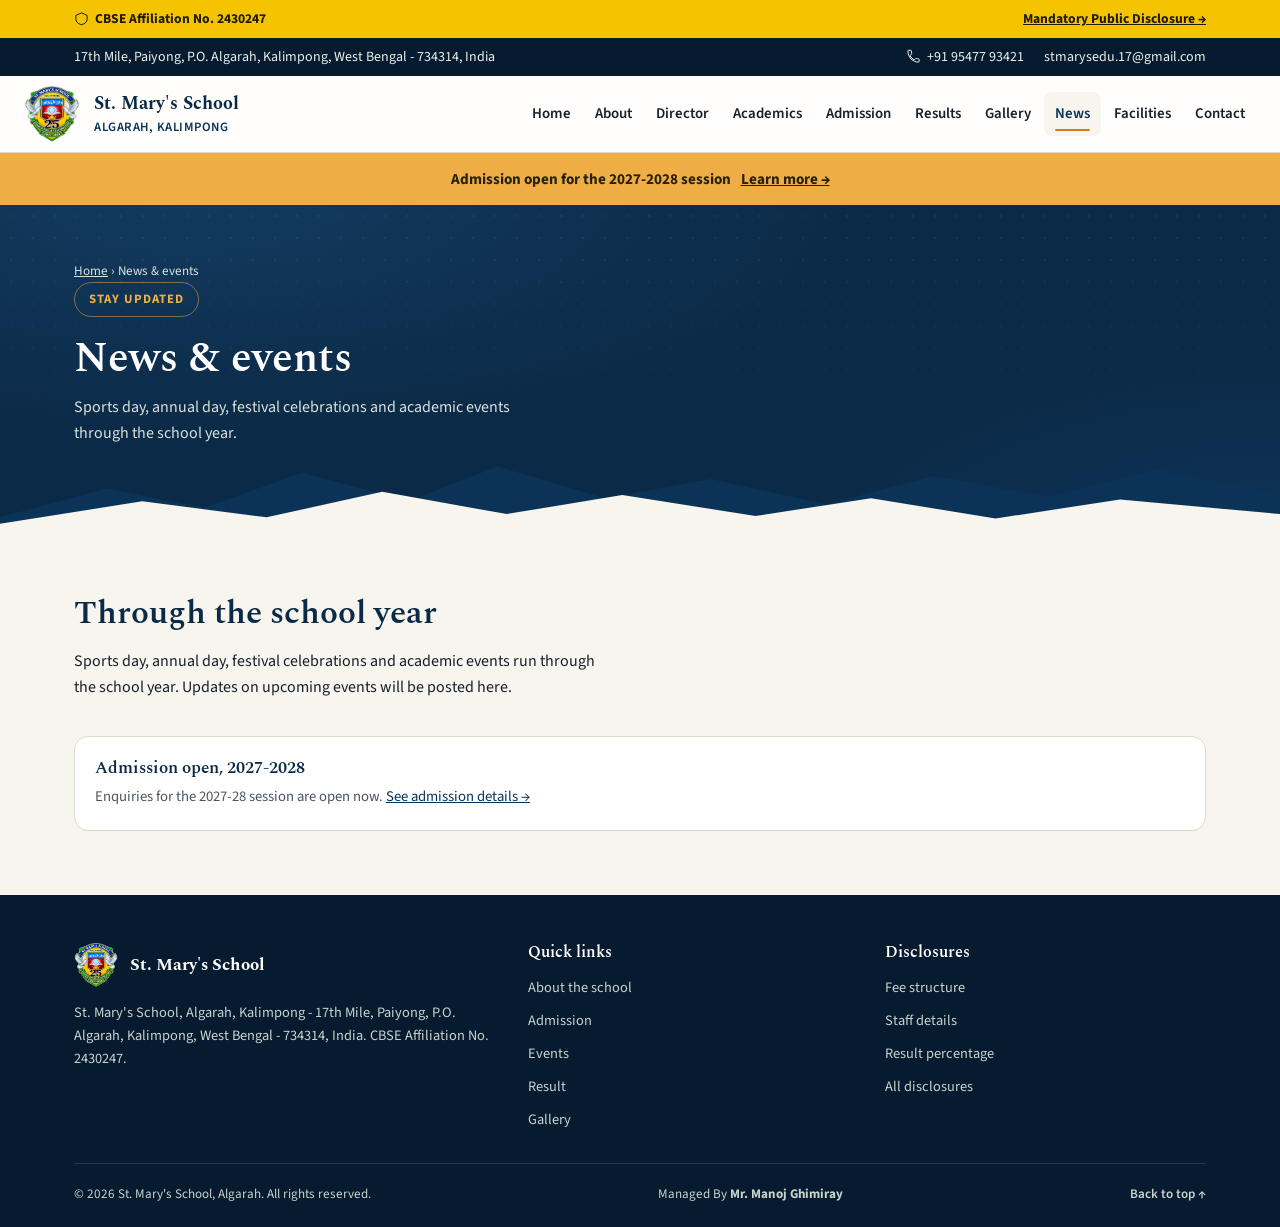
<file: news.html>
<!DOCTYPE html>
<html lang="en">
<head>
<meta charset="UTF-8">
<meta name="viewport" content="width=device-width, initial-scale=1.0">
<title>News & Events | St. Mary's School Algarah, Kalimpong</title>
<meta name="description" content="News and upcoming events at St. Mary's School, Algarah, Kalimpong, including the 2027-2028 admission session.">
<link rel="canonical" href="https://www.stmarysschoolalgarah.com/news.html">
<meta name="robots" content="index, follow">
<meta name="theme-color" content="#0B2A47">

<meta property="og:type" content="website">
<meta property="og:site_name" content="St. Mary's School, Algarah">
<meta property="og:title" content="News & Events | St. Mary's School Algarah, Kalimpong">
<meta property="og:description" content="News and upcoming events at St. Mary's School, Algarah, Kalimpong, including the 2027-2028 admission session.">
<meta property="og:url" content="https://www.stmarysschoolalgarah.com/news.html">
<meta property="og:image" content="https://www.stmarysschoolalgarah.com/assets/logo.png">
<meta property="og:locale" content="en_IN">
<meta name="twitter:card" content="summary_large_image">
<meta name="twitter:title" content="News & Events | St. Mary's School Algarah, Kalimpong">
<meta name="twitter:description" content="News and upcoming events at St. Mary's School, Algarah, Kalimpong, including the 2027-2028 admission session.">
<meta name="twitter:image" content="https://www.stmarysschoolalgarah.com/assets/logo.png">

<link rel="preconnect" href="https://fonts.googleapis.com">
<link rel="preconnect" href="https://fonts.gstatic.com" crossorigin>
<link href="https://fonts.googleapis.com/css2?family=Spectral:ital,wght@0,400;0,500;0,600;0,700;1,500&family=Source+Sans+3:wght@400;500;600;700&display=swap" rel="stylesheet">
<link rel="stylesheet" href="assets/styles.css">

<script type="application/ld+json">
{
  "@context": "https://schema.org",
  "@type": "School",
  "name": "St. Mary's School, Algarah",
  "alternateName": [
    "St. Mary's School, Algarah, Kalimpong",
    "St Mary's School Algarah",
    "St. Mary's School Kalimpong"
  ],
  "url": "https://www.stmarysschoolalgarah.com/",
  "logo": "https://www.stmarysschoolalgarah.com/assets/logo.png",
  "image": "https://www.stmarysschoolalgarah.com/assets/logo.png",
  "description": "News and upcoming events at St. Mary's School, Algarah, Kalimpong, including the 2027-2028 admission session.",
  "address": {
    "@type": "PostalAddress",
    "streetAddress": "17th Mile, Paiyong, P.O. Algarah",
    "addressLocality": "Kalimpong",
    "addressRegion": "West Bengal",
    "postalCode": "734314",
    "addressCountry": "IN"
  },
  "telephone": "+91-95477-93421",
  "identifier": {
    "@type": "PropertyValue",
    "name": "CBSE Affiliation Number",
    "value": "2430247"
  },
  "sameAs": [
    "https://www.facebook.com/ST-Marys-School-Algarah-1616685578586222/",
    "https://www.youtube.com/channel/UCoz-UuyPFxZ6vbVAqHhdq4w"
  ]
}
</script>
</head>
<body>
<div class="scroll-progress" aria-hidden="true"></div>
<a class="skip-link" href="#main">Skip to main content</a>

<div class="cbse-strip">
  <div class="wrap">
    <span class="cbse-strip-text">
      <svg width="15" height="15" viewBox="0 0 24 24" fill="none" aria-hidden="true"><path d="M12 3 3 7v6c0 4.5 3.5 7.5 9 9 5.5-1.5 9-4.5 9-9V7l-9-4Z" stroke="currentColor" stroke-width="1.6"/></svg>
      CBSE Affiliation No. 2430247
    </span>
    <a href="disclosures.html" class="cbse-strip-link">Mandatory Public Disclosure &rarr;</a>
  </div>
</div>

<div class="topbar">
  <div class="wrap">
    <div class="contact-strip">
      <span>17th Mile, Paiyong, P.O. Algarah, Kalimpong, West Bengal - 734314, India</span>
    </div>
    <div class="contact-strip">
      <a href="tel:+919547793421" aria-label="Call +91 95477 93421">
        <svg width="15" height="15" viewBox="0 0 24 24" fill="none" aria-hidden="true"><path d="M6.6 10.8c1.4 2.8 3.8 5.2 6.6 6.6l2.2-2.2c.3-.3.7-.4 1-.2 1.1.4 2.3.6 3.6.6.6 0 1 .4 1 1V20c0 .6-.4 1-1 1C10.9 21 3 13.1 3 3c0-.6.4-1 1-1h3.5c.6 0 1 .4 1 1 0 1.3.2 2.5.6 3.6.1.4 0 .8-.2 1L6.6 10.8Z" stroke="currentColor" stroke-width="1.6"/></svg>
        +91 95477 93421
      </a>
      <a href="mailto:stmarysedu.17@gmail.com">stmarysedu.17@gmail.com</a>
    </div>
  </div>
</div>

<header class="site-header">
  <div class="header-inner">
    <a class="brand" href="index.html">
      <img src="assets/logo.png" alt="St. Mary's School, Algarah, Kalimpong crest" width="56" height="56">
      <span class="brand-text">
        <span class="name">St. Mary's School</span>
        <span class="place">Algarah, Kalimpong</span>
      </span>
    </a>

    <button class="menu-toggle" id="menuToggle" aria-expanded="false" aria-controls="primaryNav">
      <svg width="18" height="18" viewBox="0 0 24 24" fill="none" aria-hidden="true"><path d="M3 6h18M3 12h18M3 18h18" stroke="currentColor" stroke-width="2" stroke-linecap="round"/></svg>
      Menu
    </button>

    <nav class="primary-nav" id="primaryNav" aria-label="Primary">
      <button class="nav-close" id="navClose" aria-label="Close menu">&times;</button>
      <ul>
        <li><a href="index.html">Home</a></li>
        <li><a href="about.html">About</a></li>
        <li><a href="director.html">Director</a></li>
        <li><a href="academics.html">Academics</a></li>
        <li><a href="admission.html">Admission</a></li>
        <li><a href="results.html">Results</a></li>
        <li><a href="gallery.html">Gallery</a></li>
        <li><a href="news.html" class="active" aria-current="page">News</a></li>
        <li><a href="facilities.html">Facilities</a></li>
        <li><a href="contact.html">Contact</a></li>
      </ul>
    </nav>
  </div>
</header>
<div class="nav-overlay" id="navOverlay"></div>

<div class="admission-banner">
  <div class="wrap">
    <span>Admission open for the 2027-2028 session</span>
    <a href="admission.html">Learn more &rarr;</a>
  </div>
</div>
<main id="main">
  <div class="page-hero" id="top">
    <div class="wrap">
      <p class="breadcrumb"><a href="index.html">Home</a> &rsaquo; News &amp; events</p>
      <span class="eyebrow">Stay updated</span>
      <h1>News &amp; events</h1>
      <p>Sports day, annual day, festival celebrations and academic events through the school year.</p>
    </div>
    <div class="ridge" aria-hidden="true">
      <svg viewBox="0 0 1440 110" width="100%" height="70" preserveAspectRatio="none">
        <path d="M0,90 L120,45 L230,75 L340,20 L460,65 L560,10 L680,60 L800,30 L930,70 L1050,25 L1180,58 L1300,15 L1440,55 L1440,110 L0,110 Z" fill="#0B3358"/>
        <path d="M0,100 L160,65 L300,90 L430,50 L570,85 L700,55 L850,88 L980,60 L1120,92 L1260,62 L1440,85 L1440,110 L0,110 Z" fill="#F7F5EE"/>
      </svg>
    </div>
  </div>

  <section aria-labelledby="news-h">
    <div class="wrap">
      <div class="section-head reveal">
        <h2 id="news-h">Through the school year</h2>
        <p>Sports day, annual day, festival celebrations and academic events run through the school year. Updates on upcoming events will be posted here.</p>
      </div>
      <div class="facility-card reveal">
        <h3 style="font-size:1.05rem;">Admission open, 2027-2028</h3>
        <p>Enquiries for the 2027-28 session are open now. <a href="admission.html">See admission details &rarr;</a></p>
      </div>
    </div>
  </section>

</main>

<footer>
  <div class="wrap">
    <div class="footer-grid">
      <div>
        <div class="footer-brand">
          <img src="assets/logo.png" alt="" width="44" height="44">
          <span>St. Mary's School</span>
        </div>
        <p>St. Mary's School, Algarah, Kalimpong - 17th Mile, Paiyong, P.O. Algarah, Kalimpong, West Bengal - 734314, India. CBSE Affiliation No. 2430247.</p>
      </div>
      <div>
        <h4>Quick links</h4>
        <ul>
          <li><a href="about.html">About the school</a></li>
          <li><a href="admission.html">Admission</a></li>
          <li><a href="news.html">Events</a></li>
          <li><a href="results.html">Result</a></li>
          <li><a href="gallery.html">Gallery</a></li>
        </ul>
      </div>
      <div>
        <h4>Disclosures</h4>
        <ul>
          <li><a href="admission.html#fees">Fee structure</a></li>
          <li><a href="disclosures.html">Staff details</a></li>
          <li><a href="disclosures.html">Result percentage</a></li>
          <li><a href="disclosures.html">All disclosures</a></li>
        </ul>
      </div>
    </div>
    <div class="footer-bottom">
      <span>&copy; 2026 St. Mary's School, Algarah. All rights reserved.</span>
      <p>Managed By <b>Mr. Manoj Ghimiray</b></p>
      <a class="back-to-top" href="#top">Back to top &uarr;</a>
    </div>
  </div>
</footer>

<script src="assets/script.js"></script>

</body>
</html>
</file>
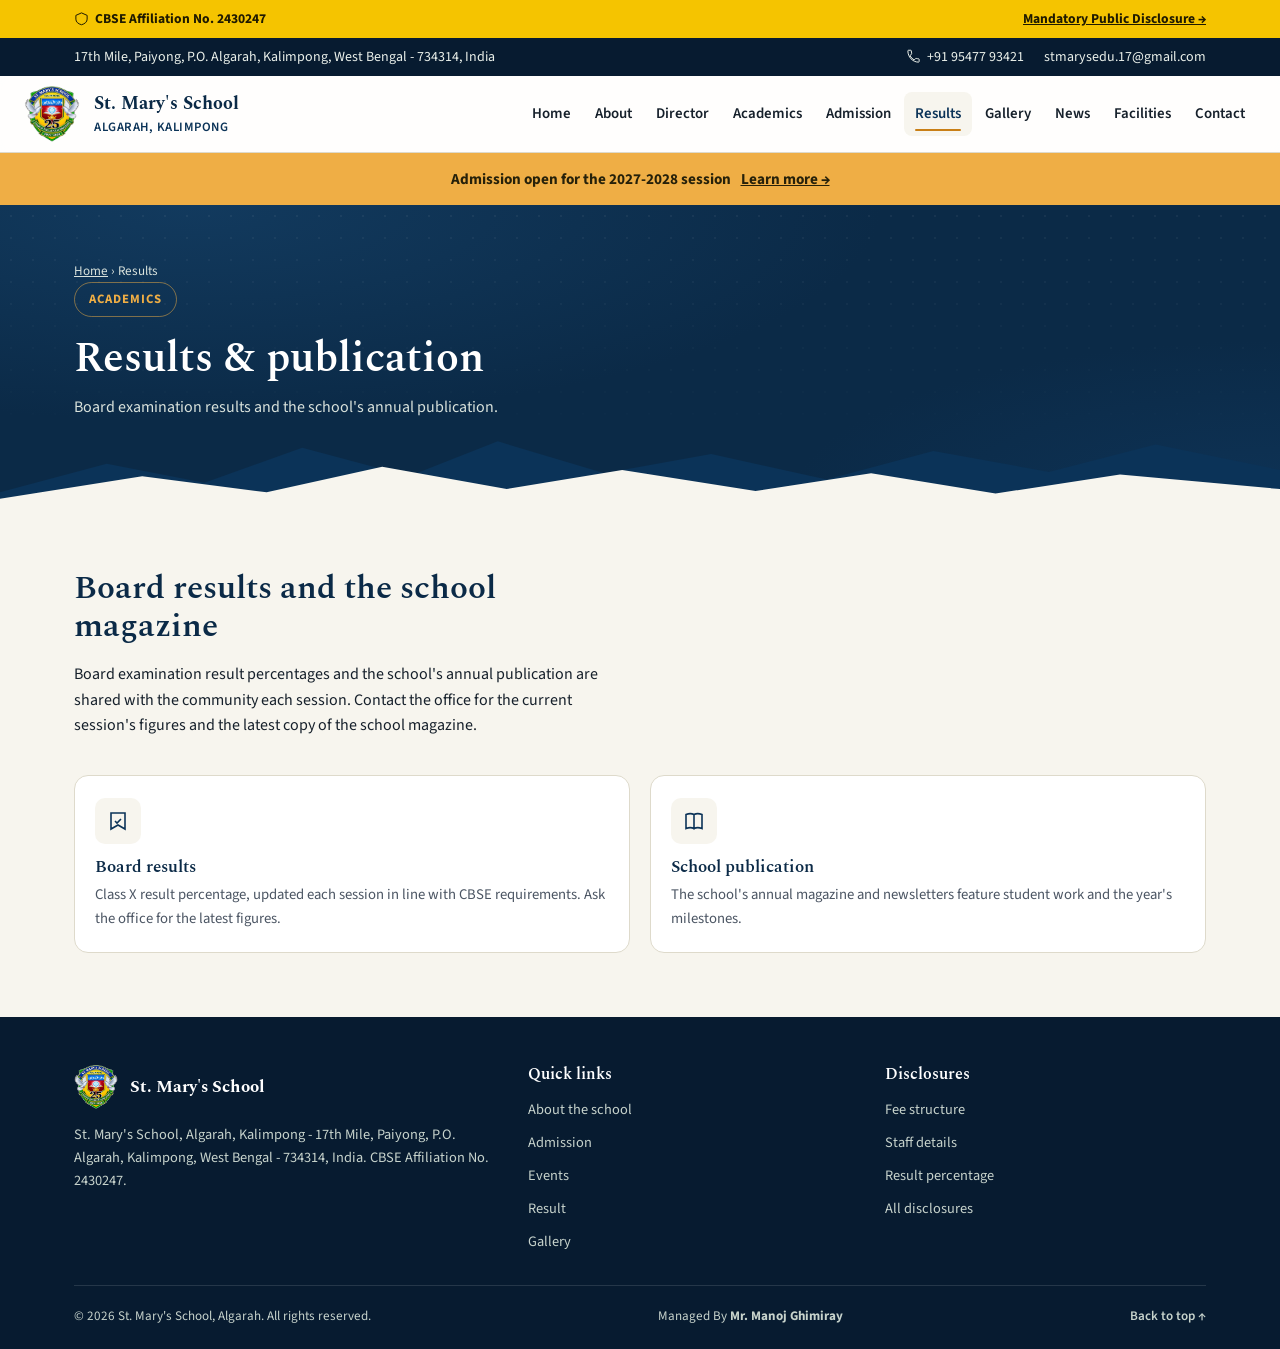
<file: results.html>
<!DOCTYPE html>
<html lang="en">
<head>
<meta charset="UTF-8">
<meta name="viewport" content="width=device-width, initial-scale=1.0">
<title>Results & Publication | St. Mary's School Algarah, Kalimpong</title>
<meta name="description" content="Board result percentages and school publications from St. Mary's School, Algarah, Kalimpong, CBSE Affiliation No. 2430247.">
<link rel="canonical" href="https://www.stmarysschoolalgarah.com/results.html">
<meta name="robots" content="index, follow">
<meta name="theme-color" content="#0B2A47">

<meta property="og:type" content="website">
<meta property="og:site_name" content="St. Mary's School, Algarah">
<meta property="og:title" content="Results & Publication | St. Mary's School Algarah, Kalimpong">
<meta property="og:description" content="Board result percentages and school publications from St. Mary's School, Algarah, Kalimpong, CBSE Affiliation No. 2430247.">
<meta property="og:url" content="https://www.stmarysschoolalgarah.com/results.html">
<meta property="og:image" content="https://www.stmarysschoolalgarah.com/assets/logo.png">
<meta property="og:locale" content="en_IN">
<meta name="twitter:card" content="summary_large_image">
<meta name="twitter:title" content="Results & Publication | St. Mary's School Algarah, Kalimpong">
<meta name="twitter:description" content="Board result percentages and school publications from St. Mary's School, Algarah, Kalimpong, CBSE Affiliation No. 2430247.">
<meta name="twitter:image" content="https://www.stmarysschoolalgarah.com/assets/logo.png">

<link rel="preconnect" href="https://fonts.googleapis.com">
<link rel="preconnect" href="https://fonts.gstatic.com" crossorigin>
<link href="https://fonts.googleapis.com/css2?family=Spectral:ital,wght@0,400;0,500;0,600;0,700;1,500&family=Source+Sans+3:wght@400;500;600;700&display=swap" rel="stylesheet">
<link rel="stylesheet" href="assets/styles.css">

<script type="application/ld+json">
{
  "@context": "https://schema.org",
  "@type": "School",
  "name": "St. Mary's School, Algarah",
  "alternateName": [
    "St. Mary's School, Algarah, Kalimpong",
    "St Mary's School Algarah",
    "St. Mary's School Kalimpong"
  ],
  "url": "https://www.stmarysschoolalgarah.com/",
  "logo": "https://www.stmarysschoolalgarah.com/assets/logo.png",
  "image": "https://www.stmarysschoolalgarah.com/assets/logo.png",
  "description": "Board result percentages and school publications from St. Mary's School, Algarah, Kalimpong, CBSE Affiliation No. 2430247.",
  "address": {
    "@type": "PostalAddress",
    "streetAddress": "17th Mile, Paiyong, P.O. Algarah",
    "addressLocality": "Kalimpong",
    "addressRegion": "West Bengal",
    "postalCode": "734314",
    "addressCountry": "IN"
  },
  "telephone": "+91-95477-93421",
  "identifier": {
    "@type": "PropertyValue",
    "name": "CBSE Affiliation Number",
    "value": "2430247"
  },
  "sameAs": [
    "https://www.facebook.com/ST-Marys-School-Algarah-1616685578586222/",
    "https://www.youtube.com/channel/UCoz-UuyPFxZ6vbVAqHhdq4w"
  ]
}
</script>
</head>
<body>
<div class="scroll-progress" aria-hidden="true"></div>
<a class="skip-link" href="#main">Skip to main content</a>

<div class="cbse-strip">
  <div class="wrap">
    <span class="cbse-strip-text">
      <svg width="15" height="15" viewBox="0 0 24 24" fill="none" aria-hidden="true"><path d="M12 3 3 7v6c0 4.5 3.5 7.5 9 9 5.5-1.5 9-4.5 9-9V7l-9-4Z" stroke="currentColor" stroke-width="1.6"/></svg>
      CBSE Affiliation No. 2430247
    </span>
    <a href="disclosures.html" class="cbse-strip-link">Mandatory Public Disclosure &rarr;</a>
  </div>
</div>

<div class="topbar">
  <div class="wrap">
    <div class="contact-strip">
      <span>17th Mile, Paiyong, P.O. Algarah, Kalimpong, West Bengal - 734314, India</span>
    </div>
    <div class="contact-strip">
      <a href="tel:+919547793421" aria-label="Call +91 95477 93421">
        <svg width="15" height="15" viewBox="0 0 24 24" fill="none" aria-hidden="true"><path d="M6.6 10.8c1.4 2.8 3.8 5.2 6.6 6.6l2.2-2.2c.3-.3.7-.4 1-.2 1.1.4 2.3.6 3.6.6.6 0 1 .4 1 1V20c0 .6-.4 1-1 1C10.9 21 3 13.1 3 3c0-.6.4-1 1-1h3.5c.6 0 1 .4 1 1 0 1.3.2 2.5.6 3.6.1.4 0 .8-.2 1L6.6 10.8Z" stroke="currentColor" stroke-width="1.6"/></svg>
        +91 95477 93421
      </a>
      <a href="mailto:stmarysedu.17@gmail.com">stmarysedu.17@gmail.com</a>
    </div>
  </div>
</div>

<header class="site-header">
  <div class="header-inner">
    <a class="brand" href="index.html">
      <img src="assets/logo.png" alt="St. Mary's School, Algarah, Kalimpong crest" width="56" height="56">
      <span class="brand-text">
        <span class="name">St. Mary's School</span>
        <span class="place">Algarah, Kalimpong</span>
      </span>
    </a>

    <button class="menu-toggle" id="menuToggle" aria-expanded="false" aria-controls="primaryNav">
      <svg width="18" height="18" viewBox="0 0 24 24" fill="none" aria-hidden="true"><path d="M3 6h18M3 12h18M3 18h18" stroke="currentColor" stroke-width="2" stroke-linecap="round"/></svg>
      Menu
    </button>

    <nav class="primary-nav" id="primaryNav" aria-label="Primary">
      <button class="nav-close" id="navClose" aria-label="Close menu">&times;</button>
      <ul>
        <li><a href="index.html">Home</a></li>
        <li><a href="about.html">About</a></li>
        <li><a href="director.html">Director</a></li>
        <li><a href="academics.html">Academics</a></li>
        <li><a href="admission.html">Admission</a></li>
        <li><a href="results.html" class="active" aria-current="page">Results</a></li>
        <li><a href="gallery.html">Gallery</a></li>
        <li><a href="news.html">News</a></li>
        <li><a href="facilities.html">Facilities</a></li>
        <li><a href="contact.html">Contact</a></li>
      </ul>
    </nav>
  </div>
</header>
<div class="nav-overlay" id="navOverlay"></div>

<div class="admission-banner">
  <div class="wrap">
    <span>Admission open for the 2027-2028 session</span>
    <a href="admission.html">Learn more &rarr;</a>
  </div>
</div>
<main id="main">
  <div class="page-hero" id="top">
    <div class="wrap">
      <p class="breadcrumb"><a href="index.html">Home</a> &rsaquo; Results</p>
      <span class="eyebrow">Academics</span>
      <h1>Results &amp; publication</h1>
      <p>Board examination results and the school's annual publication.</p>
    </div>
    <div class="ridge" aria-hidden="true">
      <svg viewBox="0 0 1440 110" width="100%" height="70" preserveAspectRatio="none">
        <path d="M0,90 L120,45 L230,75 L340,20 L460,65 L560,10 L680,60 L800,30 L930,70 L1050,25 L1180,58 L1300,15 L1440,55 L1440,110 L0,110 Z" fill="#0B3358"/>
        <path d="M0,100 L160,65 L300,90 L430,50 L570,85 L700,55 L850,88 L980,60 L1120,92 L1260,62 L1440,85 L1440,110 L0,110 Z" fill="#F7F5EE"/>
      </svg>
    </div>
  </div>

  <section aria-labelledby="results-h">
    <div class="wrap">
      <div class="section-head reveal">
        <h2 id="results-h">Board results and the school magazine</h2>
        <p>Board examination result percentages and the school's annual publication are shared with the community each session. Contact the office for the current session's figures and the latest copy of the school magazine.</p>
      </div>
      <div class="facility-grid reveal-group">
        <div class="facility-card reveal">
          <div class="ic" aria-hidden="true"><svg width="24" height="24" viewBox="0 0 24 24" fill="none"><path d="M9 12l2 2 4-4M5 4h14v16l-7-4-7 4V4Z" stroke="currentColor" stroke-width="1.6"/></svg></div>
          <h3>Board results</h3>
          <p>Class X result percentage, updated each session in line with CBSE requirements. Ask the office for the latest figures.</p>
        </div>
        <div class="facility-card reveal">
          <div class="ic" aria-hidden="true"><svg width="24" height="24" viewBox="0 0 24 24" fill="none"><path d="M4 5.5c2.5-1 6-1 8 0v14c-2-1-5.5-1-8 0v-14ZM20 5.5c-2.5-1-6-1-8 0v14c2-1 5.5-1 8 0v-14Z" stroke="currentColor" stroke-width="1.6"/></svg></div>
          <h3>School publication</h3>
          <p>The school's annual magazine and newsletters feature student work and the year's milestones.</p>
        </div>
      </div>
    </div>
  </section>

</main>

<footer>
  <div class="wrap">
    <div class="footer-grid">
      <div>
        <div class="footer-brand">
          <img src="assets/logo.png" alt="" width="44" height="44">
          <span>St. Mary's School</span>
        </div>
        <p>St. Mary's School, Algarah, Kalimpong - 17th Mile, Paiyong, P.O. Algarah, Kalimpong, West Bengal - 734314, India. CBSE Affiliation No. 2430247.</p>
      </div>
      <div>
        <h4>Quick links</h4>
        <ul>
          <li><a href="about.html">About the school</a></li>
          <li><a href="admission.html">Admission</a></li>
          <li><a href="news.html">Events</a></li>
          <li><a href="results.html">Result</a></li>
          <li><a href="gallery.html">Gallery</a></li>
        </ul>
      </div>
      <div>
        <h4>Disclosures</h4>
        <ul>
          <li><a href="admission.html#fees">Fee structure</a></li>
          <li><a href="disclosures.html">Staff details</a></li>
          <li><a href="disclosures.html">Result percentage</a></li>
          <li><a href="disclosures.html">All disclosures</a></li>
        </ul>
      </div>
    </div>
    <div class="footer-bottom">
      <span>&copy; 2026 St. Mary's School, Algarah. All rights reserved.</span>
      <p>Managed By <b>Mr. Manoj Ghimiray</b></p>
      <a class="back-to-top" href="#top">Back to top &uarr;</a>
    </div>
  </div>
</footer>

<script src="assets/script.js"></script>

</body>
</html>
</file>
<file: assets/styles.css>
:root{
    --navy:#0B2A47;
    --navy-deep:#071B30;
    --forest:#14456F;
    --forest-deep:#0B3358;
    --gold:#C97F16;
    --gold-soft:#EFAE45;
    --cream:#F7F5EE;
    --paper:#FFFFFF;
    --ink:#16202B;
    --ink-soft:#4B5563;
    --line:#DEDACB;
    --focus:#0B2A47;
    --radius:14px;
    --radius-pill:999px;
    --maxw:1180px;
    --ease-out:cubic-bezier(0.23,1,0.32,1);
    --ease-in-out:cubic-bezier(0.77,0,0.175,1);
  }
  *,*::before,*::after{box-sizing:border-box;}
  html{scroll-behavior:smooth;overflow-x:hidden;max-width:100%;}
  body{overflow-x:hidden;max-width:100%;}
  img,svg{max-width:100%;}
  @media (prefers-reduced-motion:reduce){
    html{scroll-behavior:auto;}
    *,*::before,*::after{animation-duration:0.01ms !important;animation-iteration-count:1 !important;transition-duration:0.01ms !important;scroll-behavior:auto !important;}
  }
  body{
    margin:0;
    font-family:"Source Sans 3",system-ui,-apple-system,Segoe UI,sans-serif;
    color:var(--ink);
    background:var(--cream);
    line-height:1.6;
    -webkit-font-smoothing:antialiased;
  }
  h1,h2,h3,h4{
    font-family:"Spectral",Georgia,serif;
    font-weight:600;
    line-height:1.15;
    margin:0 0 0.5em;
    color:var(--navy);
  }
  p{margin:0 0 1em;}
  a{color:var(--forest-deep);}
  img{max-width:100%;display:block;}
  ul{margin:0;padding:0;}
  .wrap{max-width:var(--maxw);margin:0 auto;padding:0 24px;}

  /* Skip link */
  .skip-link{
    position:absolute;left:12px;top:-60px;
    background:var(--navy);color:#fff;
    padding:10px 18px;border-radius:8px;
    z-index:200;transition:top .2s ease;
    text-decoration:none;font-weight:600;
  }
  .skip-link:focus{top:12px;}

  a:focus-visible,button:focus-visible,summary:focus-visible{
    outline:3px solid var(--gold-soft);
    outline-offset:3px;
    border-radius:4px;
  }

  /* ===== Header ===== */
  .topbar{
    background:var(--navy-deep);
    color:#EAF0EA;
    font-size:14px;
  }
  .topbar .wrap{
    display:flex;flex-wrap:wrap;gap:8px 24px;
    justify-content:space-between;align-items:center;
    padding-top:8px;padding-bottom:8px;
  }
  .topbar a{color:#EAF0EA;text-decoration:none;}
  .topbar a:hover{text-decoration:underline;}
  .topbar .contact-strip{display:flex;gap:20px;flex-wrap:wrap;}
  .topbar .contact-strip span, .topbar .contact-strip a{display:inline-flex;align-items:center;gap:6px;overflow-wrap:anywhere;}

  header.site-header{
    background:var(--paper);
    border-bottom:1px solid var(--line);
    position:sticky;top:0;z-index:100;
  }
  .header-inner{
    display:flex;align-items:center;justify-content:space-between;
    gap:16px;padding:10px 24px;
  }
  .brand{display:flex;align-items:center;gap:14px;text-decoration:none;}
  .brand img{width:56px;height:56px;flex:none;}
  .brand-text{line-height:1.25;}
  .brand-text .name{
    font-family:"Spectral",serif;font-weight:700;font-size:1.15rem;
    color:var(--navy);display:block;
  }
  .brand-text .place{
    font-size:0.8rem;color:var(--forest-deep);font-weight:600;
    letter-spacing:.04em;text-transform:uppercase;
  }

  nav.primary-nav{display:flex;align-items:center;gap:4px;}
  nav.primary-nav > ul{display:flex;list-style:none;gap:2px;flex-wrap:wrap;}
  nav.primary-nav a{
    display:block;padding:10px 11px;border-radius:8px;
    text-decoration:none;color:var(--ink);font-weight:600;font-size:0.93rem;
    transition:background 140ms var(--ease-out),color 140ms var(--ease-out);
  }
  nav.primary-nav a:hover{background:var(--cream);color:var(--forest-deep);}
  nav.primary-nav .has-menu{position:relative;}
  nav.primary-nav .dropdown{
    display:none;position:absolute;top:100%;left:0;
    background:var(--paper);border:1px solid var(--line);
    border-radius:10px;min-width:250px;padding:8px;
    box-shadow:0 12px 28px rgba(11,42,71,0.14);
  }
  nav.primary-nav .has-menu:hover .dropdown,
  nav.primary-nav .has-menu:focus-within .dropdown{display:block;}
  nav.primary-nav .dropdown a{padding:8px 12px;font-size:0.9rem;font-weight:500;}
  .menu-toggle{
    display:none;background:var(--navy);color:#fff;border:none;
    padding:10px 14px;border-radius:8px;font-weight:700;font-size:0.95rem;cursor:pointer;
  }
  .nav-close{display:none;}

  @media (max-width:1180px){
    .menu-toggle{display:inline-flex;align-items:center;gap:8px;}
    nav.primary-nav{
      display:none;position:fixed;inset:0 0 0 auto;width:min(320px,86vw);
      background:var(--paper);flex-direction:column;align-items:stretch;
      padding:20px;overflow-y:auto;box-shadow:-12px 0 30px rgba(0,0,0,.2);
    }
    nav.primary-nav.open{display:flex;}
    nav.primary-nav > ul{flex-direction:column;width:100%;}
    nav.primary-nav .dropdown{
      display:block;position:static;box-shadow:none;border:none;
      padding-left:12px;min-width:0;
    }
    nav.primary-nav .has-menu:hover .dropdown,
    nav.primary-nav .has-menu:focus-within .dropdown{display:block;}
    .nav-close{display:flex;align-self:flex-end;background:none;border:none;font-size:1.6rem;color:var(--navy);cursor:pointer;padding:4px 10px;}
  }
  .nav-overlay{
    display:none;position:fixed;inset:0;background:rgba(7,27,48,.45);z-index:90;
  }
  .nav-overlay.open{display:block;}

  /* ===== Hero ===== */
  .hero{
    position:relative;
    background:var(--navy);
    color:#fff;
    overflow:hidden;
  }
  .hero .wrap{
    position:relative;z-index:2;
    padding:72px 24px 130px;
    display:grid;grid-template-columns:1.3fr 0.9fr;gap:48px;align-items:center;
  }
  @media (max-width:820px){ .hero .wrap{grid-template-columns:1fr;padding-bottom:110px;} }
  .eyebrow{
    display:inline-block;font-size:0.8rem;font-weight:700;letter-spacing:.08em;
    text-transform:uppercase;color:var(--gold-soft);
    border:1px solid rgba(239,174,69,.5);border-radius:999px;
    padding:6px 14px;margin-bottom:18px;
  }
  .hero h1{
    color:#fff;font-size:clamp(2rem,4.2vw,3rem);margin-bottom:0.3em;
  }
  .hero .motto{
    font-family:"Spectral",serif;font-style:italic;font-weight:500;
    color:var(--gold-soft);font-size:1.2rem;margin-bottom:1em;
  }
  .hero p.lead{color:#D9E2DC;font-size:1.05rem;max-width:52ch;}
  .hero .address{color:#C7D3CC;font-size:0.95rem;margin-top:1.2em;}
  .hero .cta-row{display:flex;gap:14px;flex-wrap:wrap;margin-top:1.8em;}
  .btn{
    display:inline-flex;align-items:center;gap:8px;
    padding:13px 24px;border-radius:var(--radius-pill);font-weight:700;
    text-decoration:none;font-size:0.98rem;border:2px solid transparent;
    cursor:pointer;white-space:nowrap;
    transition:transform 160ms var(--ease-out),background 160ms var(--ease-out),box-shadow 160ms var(--ease-out);
  }
  .btn:active{transform:scale(0.97);}
  .btn-gold{background:var(--gold-soft);color:#26210A;}
  .btn-gold:hover{background:#fff;}
  .btn-outline{border-color:rgba(255,255,255,.55);color:#fff;}
  .btn-outline:hover{background:rgba(255,255,255,.12);}
  .btn-forest{background:var(--forest);color:#fff;}
  .btn-forest:hover{background:var(--forest-deep);}

  .hero-badge{
    background:rgba(255,255,255,.06);
    border:1px solid rgba(255,255,255,.18);
    border-radius:16px;padding:26px;text-align:center;
  }
  .hero-badge img{width:150px;height:150px;margin:0 auto 14px;}
  .hero-badge .aff{font-size:0.82rem;color:#D9E2DC;letter-spacing:.03em;}
  .hero-badge .aff strong{color:#fff;display:block;font-size:1rem;margin-top:2px;}

  .ridge{
    position:absolute;left:0;right:0;bottom:0;line-height:0;z-index:1;
  }

  /* ===== Sections ===== */
  section{padding:64px 0;}
  .section-head{max-width:66ch;margin-bottom:36px;}
  .section-head .kicker{
    color:var(--forest-deep);font-weight:700;letter-spacing:.08em;
    text-transform:uppercase;font-size:0.8rem;margin-bottom:8px;display:block;
  }
  .section-head h2{font-size:clamp(1.5rem,2.6vw,2.1rem);}
  .section-alt{background:var(--paper);}

  /* Principal */
  .principal{
    display:grid;grid-template-columns:0.85fr 1.4fr;gap:44px;align-items:start;
  }
  @media (max-width:820px){ .principal{grid-template-columns:1fr;} }
  .principal figure{margin:0;}
  .principal .quote-card{
    background:var(--navy);color:#fff;border-radius:var(--radius);
    padding:28px 26px;position:relative;
  }
  .principal .quote-card p{color:#E4EAE4;margin-bottom:1em;font-size:0.98rem;}
  .principal .quote-card p:last-of-type{margin-bottom:0;}
  .principal .signoff{
    margin-top:18px;padding-top:16px;border-top:1px solid rgba(255,255,255,.2);
    color:var(--gold-soft);font-weight:700;font-family:"Spectral",serif;
  }
  .principal .photo-wrap{
    border-radius:var(--radius);overflow:hidden;border:1px solid var(--line);
    background:var(--paper);
  }
  .principal .photo-wrap .ph-fallback{
    aspect-ratio:4/5;display:flex;align-items:center;justify-content:center;
    background:linear-gradient(160deg,var(--forest) 0%,var(--forest-deep) 100%);
    color:#fff;text-align:center;padding:24px;
  }

  /* About cards */
  .about-grid{display:grid;grid-template-columns:1.15fr 0.85fr;gap:40px;align-items:start;}
  @media (max-width:820px){ .about-grid{grid-template-columns:1fr;} }
  .stat-list{list-style:none;display:grid;gap:14px;}
  .stat-list li{
    background:var(--cream);border:1px solid var(--line);border-radius:12px;
    padding:16px 18px;display:flex;gap:12px;align-items:flex-start;
  }
  .stat-list .ic{flex:none;color:var(--forest-deep);}
  .stat-list strong{display:block;color:var(--navy);font-family:"Spectral",serif;}

  /* Facilities */
  .facility-grid{
    display:grid;grid-template-columns:repeat(auto-fit,minmax(230px,1fr));gap:20px;
  }
  .facility-card{
    background:var(--paper);border:1px solid var(--line);border-radius:var(--radius);
    padding:22px 20px;
  }
  .facility-card .ic{
    width:46px;height:46px;border-radius:10px;background:var(--cream);
    display:flex;align-items:center;justify-content:center;color:var(--forest-deep);
    margin-bottom:14px;
  }
  .facility-card h3{font-size:1.05rem;margin-bottom:6px;}
  .facility-card p{font-size:0.92rem;color:var(--ink-soft);margin-bottom:0;}

  /* Syllabus chips */
  .chip-row{display:flex;flex-wrap:wrap;gap:12px;}
  .chip{
    display:inline-flex;align-items:center;gap:8px;
    background:var(--paper);border:1px solid var(--line);
    border-radius:999px;padding:10px 18px;text-decoration:none;
    color:var(--navy);font-weight:600;font-size:0.92rem;
  }
  .chip:hover{border-color:var(--forest);background:var(--cream);}
  .chip .dot{width:8px;height:8px;border-radius:50%;background:var(--gold);}

  /* Disclosures */
  .disclosure-grid{
    display:grid;grid-template-columns:repeat(auto-fit,minmax(220px,1fr));gap:2px;
    background:var(--line);border:1px solid var(--line);border-radius:var(--radius);overflow:hidden;
  }
  .disclosure-grid span[data-doc]{
    background:var(--paper);padding:14px 18px;
    color:var(--ink);font-size:0.92rem;font-weight:600;display:flex;
    align-items:center;justify-content:space-between;gap:8px;
  }
  .disclosure-grid .tag{
    flex:none;font-size:0.72rem;font-weight:700;text-transform:uppercase;
    letter-spacing:.03em;color:var(--gold);background:var(--cream);
    border:1px dashed var(--gold);border-radius:999px;padding:3px 9px;
  }

  /* Contact */
  .contact-wrap{
    display:grid;grid-template-columns:1fr 1fr;gap:2px;
    background:var(--line);border-radius:var(--radius);overflow:hidden;border:1px solid var(--line);
  }
  @media (max-width:820px){ .contact-wrap{grid-template-columns:1fr;} }
  .contact-panel{background:var(--navy);color:#fff;padding:40px 36px;}
  .contact-panel h2{color:#fff;}
  .contact-panel .lead{color:#D9E2DC;}
  .contact-list{list-style:none;display:grid;gap:18px;margin-top:24px;}
  .contact-list li{display:flex;gap:14px;align-items:flex-start;}
  .contact-list .ic{
    flex:none;width:38px;height:38px;border-radius:9px;
    background:rgba(255,255,255,.1);display:flex;align-items:center;justify-content:center;
    color:var(--gold-soft);
  }
  .contact-list a{color:#fff;text-decoration:underline;text-decoration-color:rgba(255,255,255,.4);}
  .contact-list .label{display:block;font-size:0.78rem;color:#B9C6C0;text-transform:uppercase;letter-spacing:.05em;margin-bottom:2px;}
  .social-row{display:flex;gap:10px;margin-top:26px;}
  .social-row a{
    width:42px;height:42px;border-radius:10px;background:rgba(255,255,255,.1);
    display:flex;align-items:center;justify-content:center;color:#fff;text-decoration:none;
  }
  .social-row a:hover{background:var(--forest);}

  .form-panel{background:var(--paper);padding:40px 36px;}
  .form-panel h2{font-size:1.3rem;}
  form .field{margin-bottom:16px;}
  form label{display:block;font-weight:600;font-size:0.9rem;margin-bottom:6px;color:var(--navy);}
  form input, form textarea, form select{
    width:100%;padding:11px 13px;border:1px solid var(--line);border-radius:8px;
    font:inherit;background:var(--cream);color:var(--ink);
  }
  form input:focus, form textarea:focus, form select:focus{
    outline:3px solid var(--forest);outline-offset:1px;border-color:var(--forest);
  }
  .req{color:var(--gold);}
  .form-note{font-size:0.82rem;color:var(--ink-soft);margin-top:10px;}

  /* Footer */
  footer{background:var(--navy-deep);color:#C7D3CC;padding:48px 0 22px;font-size:0.9rem;}
  .footer-grid{display:grid;grid-template-columns:1.3fr 1fr 1fr;gap:36px;margin-bottom:32px;}
  @media (max-width:760px){ .footer-grid{grid-template-columns:1fr;} }
  .footer-grid h4{color:#fff;font-size:1rem;margin-bottom:14px;}
  .footer-grid ul{list-style:none;display:grid;gap:10px;}
  .footer-grid a{color:#C7D3CC;text-decoration:none;}
  .footer-grid a:hover{color:var(--gold-soft);text-decoration:underline;}
  .footer-brand{display:flex;gap:12px;align-items:center;margin-bottom:14px;}
  .footer-brand img{width:44px;height:44px;}
  .footer-brand span{font-family:"Spectral",serif;color:#fff;font-weight:700;font-size:1.05rem;}
  .footer-bottom{
    border-top:1px solid rgba(255,255,255,.12);padding-top:20px;
    display:flex;justify-content:space-between;flex-wrap:wrap;gap:10px;font-size:0.82rem;
  }
  .footer-bottom p{margin:0;}
  .back-to-top{color:#C7D3CC;text-decoration:none;font-weight:600;}

  .visually-hidden{
    position:absolute;width:1px;height:1px;padding:0;margin:-1px;overflow:hidden;
    clip:rect(0,0,0,0);white-space:nowrap;border:0;
  }


/* Multi-page additions */
nav.primary-nav a.active{color:var(--forest-deep);background:var(--cream);}
.admission-banner{
  background:var(--gold-soft);color:#26210A;
  padding:14px 0;font-weight:700;font-size:0.95rem;text-align:center;
}
.admission-banner .wrap{display:flex;align-items:center;justify-content:center;gap:10px;flex-wrap:wrap;}
.admission-banner a{color:#26210A;text-decoration:underline;font-weight:700;}
.highlight-grid{display:grid;grid-template-columns:repeat(auto-fit,minmax(260px,1fr));gap:22px;}
.highlight-card{
  background:var(--paper);border:1px solid var(--line);border-radius:var(--radius);
  padding:26px 24px;display:flex;flex-direction:column;gap:12px;
  transition:transform 200ms var(--ease-out),border-color 200ms var(--ease-out),box-shadow 200ms var(--ease-out);
}
.highlight-card:hover{transform:translateY(-3px);border-color:var(--gold-soft);box-shadow:0 12px 28px rgba(11,42,71,.10);}
.highlight-card:active{transform:translateY(-1px) scale(0.99);}
.highlight-card.featured{
  border:2px solid var(--gold-soft);background:linear-gradient(160deg,var(--cream) 0%,var(--paper) 100%);
}
@media (min-width:640px){ .highlight-card.featured{grid-column:span 2;} }
.highlight-card .ic{
  width:46px;height:46px;border-radius:10px;background:var(--cream);
  display:flex;align-items:center;justify-content:center;color:var(--forest-deep);
}
.highlight-card h3{font-size:1.1rem;margin-bottom:0;}
.highlight-card p{font-size:0.94rem;color:var(--ink-soft);margin-bottom:0;flex:1;}
.highlight-card .more{font-weight:700;font-size:0.9rem;text-decoration:none;color:var(--forest-deep);display:inline-flex;align-items:center;gap:6px;transition:gap 160ms var(--ease-out);}
.highlight-card .more:hover{gap:10px;}
.page-hero{background:var(--navy);color:#fff;padding:56px 0 84px;position:relative;overflow:hidden;}
.page-hero .wrap{position:relative;z-index:2;}
.page-hero h1{color:#fff;font-size:clamp(1.8rem,3.6vw,2.6rem);margin-bottom:0.3em;}
.page-hero p{color:#D9E2DC;max-width:60ch;margin-bottom:0;}
.breadcrumb{font-size:0.82rem;color:#B9C6C0;margin-bottom:14px;}
.breadcrumb a{color:#D9E2DC;}

/* CBSE mandatory disclosure strip */
.cbse-strip{
  background:#F5C400;color:#1F1A00;font-size:0.85rem;font-weight:700;
}
.cbse-strip .wrap{
  display:flex;align-items:center;justify-content:space-between;
  gap:10px 16px;flex-wrap:wrap;padding:8px 24px;
}
.cbse-strip-text{display:inline-flex;align-items:center;gap:6px;overflow-wrap:anywhere;}
.cbse-strip-link{
  color:#1F1A00;text-decoration:underline;white-space:nowrap;
}
.cbse-strip-link:hover{color:#000;}

/* Small-screen overflow safety */
@media (max-width:480px){
  .wrap{padding:0 16px;}
  .cbse-strip .wrap, .topbar .wrap{padding-left:16px;padding-right:16px;}
  .header-inner{padding:12px 16px;}
  .hero .wrap{padding-left:16px;padding-right:16px;}
}
.disclosure-grid span[data-doc]{overflow-wrap:anywhere;}
.hero-badge .aff{overflow-wrap:anywhere;}

/* ===== Gallery: album cards ===== */
.gallery-cat-grid{
  display:grid;grid-template-columns:repeat(auto-fit,minmax(240px,1fr));gap:20px;
}
.gallery-cat{
  font:inherit;text-align:left;cursor:pointer;
  background:var(--paper);border:1px solid var(--line);border-radius:var(--radius);
  padding:0;overflow:hidden;display:block;width:100%;
}
.gallery-cat:hover{border-color:var(--forest);}
.gallery-cat-thumb{
  position:relative;display:block;width:100%;aspect-ratio:4/3;
  background:linear-gradient(160deg,var(--forest) 0%,var(--forest-deep) 100%);
  overflow:hidden;
}
.gallery-cat-thumb .ph-fallback{
  position:absolute;inset:0;display:flex;align-items:center;justify-content:center;
}
.gallery-cat-thumb img{
  position:absolute;inset:0;width:100%;height:100%;object-fit:cover;display:block;
}
.gallery-cat-label{
  display:block;padding:14px 16px 2px;font-family:"Spectral",serif;font-weight:600;
  color:var(--navy);font-size:1.05rem;
}
.gallery-cat-count{
  display:block;padding:0 16px 16px;color:var(--ink-soft);font-size:0.85rem;
}

/* ===== Gallery: Pinterest-style masonry, 8px gap ===== */
.masonry{
  column-count:4;column-gap:8px;
}
.masonry-item{
  margin:0 0 8px;padding:0;break-inside:avoid;display:block;
}
.masonry-item img{
  display:block;width:100%;height:auto;margin:0;padding:0;cursor:zoom-in;border-radius:4px;
}
@media (max-width:960px){ .masonry{column-count:3;} }
@media (max-width:640px){ .masonry{column-count:2;} }
@media (max-width:400px){ .masonry{column-count:2;} }

/* ===== Home page: principal photo caption overlay ===== */
.photo-wrap--caption{position:relative;}
.photo-caption{
  position:absolute;left:0;right:0;bottom:0;
  background:linear-gradient(to top, rgba(7,27,48,.88) 0%, rgba(7,27,48,.55) 60%, transparent 100%);
  color:#fff;padding:28px 16px 14px;text-align:center;
}
.photo-caption strong{
  display:block;font-family:"Spectral",serif;font-weight:600;font-size:1rem;
}
.photo-caption span{
  display:block;font-size:0.82rem;color:#DCE9DF;margin-top:2px;
}

/* ===== Lightbox ===== */
.lightbox{
  display:none;
  position:fixed;inset:0;background:rgba(7,27,48,.92);z-index:300;
  align-items:center;justify-content:center;padding:24px;
}
.lightbox:not([hidden]){display:flex;}
.lightbox img{
  max-width:100%;max-height:90vh;display:block;border-radius:4px;
}
.lightbox-close{
  position:absolute;top:18px;right:24px;background:none;border:none;
  color:#fff;font-size:2rem;line-height:1;cursor:pointer;padding:6px 12px;
}

/* =========================================================
   MODERN EFFECTS LAYER
   All motion is transform/opacity only, gated on
   prefers-reduced-motion, and driven by IntersectionObserver
   or CSS scroll-driven animation (never a scroll listener).
   ========================================================= */

/* --- Scroll progress bar (CSS scroll-driven, zero JS) --- */
.scroll-progress{
  position:fixed;top:0;left:0;right:0;height:3px;z-index:300;
  transform-origin:0 50%;transform:scaleX(0);
  background:linear-gradient(90deg,var(--gold) 0%,var(--gold-soft) 100%);
  pointer-events:none;
}
@supports (animation-timeline: scroll()){
  .scroll-progress{
    animation:progress-grow linear;
    animation-timeline:scroll(root block);
  }
}
@keyframes progress-grow{ to{ transform:scaleX(1); } }

/* --- Scroll reveal (IntersectionObserver adds .is-in) --- */
.reveal{
  opacity:0;transform:translateY(18px);
  transition:opacity 600ms var(--ease-out),transform 600ms var(--ease-out);
  will-change:opacity,transform;
}
.reveal.is-in{opacity:1;transform:translateY(0);will-change:auto;}
/* Stagger children of a revealed grid */
.reveal-group > *{
  opacity:0;transform:translateY(16px);
  transition:opacity 520ms var(--ease-out),transform 520ms var(--ease-out);
}
.reveal-group.is-in > *{opacity:1;transform:translateY(0);}
.reveal-group.is-in > *:nth-child(1){transition-delay:0ms;}
.reveal-group.is-in > *:nth-child(2){transition-delay:60ms;}
.reveal-group.is-in > *:nth-child(3){transition-delay:120ms;}
.reveal-group.is-in > *:nth-child(4){transition-delay:180ms;}
.reveal-group.is-in > *:nth-child(5){transition-delay:240ms;}
.reveal-group.is-in > *:nth-child(6){transition-delay:300ms;}
.reveal-group.is-in > *:nth-child(n+7){transition-delay:340ms;}

/* --- Hero entrance (runs once on load) --- */
.hero .wrap > div > *{
  animation:hero-in 700ms var(--ease-out) both;
}
.hero .wrap > div > *:nth-child(1){animation-delay:40ms;}
.hero .wrap > div > *:nth-child(2){animation-delay:110ms;}
.hero .wrap > div > *:nth-child(3){animation-delay:180ms;}
.hero .wrap > div > *:nth-child(4){animation-delay:250ms;}
.hero .wrap > div > *:nth-child(5){animation-delay:320ms;}
.hero-badge{animation:hero-in 700ms var(--ease-out) 260ms both;}
@keyframes hero-in{
  from{opacity:0;transform:translateY(14px);}
  to{opacity:1;transform:translateY(0);}
}

/* --- Depth on the navy heroes --- */
.hero,.page-hero{
  background:
    radial-gradient(90% 120% at 15% 0%, #123A5E 0%, transparent 60%),
    radial-gradient(70% 100% at 100% 100%, #0E3356 0%, transparent 55%),
    var(--navy);
}
.hero::after,.page-hero::after{
  content:"";position:absolute;inset:0;z-index:0;pointer-events:none;
  background-image:radial-gradient(rgba(255,255,255,.055) 1px, transparent 1px);
  background-size:22px 22px;
  mask-image:linear-gradient(to bottom, #000 0%, transparent 85%);
  -webkit-mask-image:linear-gradient(to bottom, #000 0%, transparent 85%);
}

/* --- Sticky header: condense + shadow once scrolled --- */
header.site-header{
  transition:box-shadow 240ms var(--ease-out),background 240ms var(--ease-out);
  backdrop-filter:saturate(180%) blur(8px);
  -webkit-backdrop-filter:saturate(180%) blur(8px);
  background:rgba(255,255,255,.88);
}
header.site-header.is-stuck{
  box-shadow:0 6px 24px rgba(11,42,71,.10);
  background:rgba(255,255,255,.95);
}
header.site-header.is-stuck .header-inner{padding-top:8px;padding-bottom:8px;}
.header-inner{transition:padding 240ms var(--ease-out);}
header.site-header.is-stuck .brand img{width:44px;height:44px;}
.brand img{transition:width 240ms var(--ease-out),height 240ms var(--ease-out);}

/* --- Nav underline that grows from the link --- */
nav.primary-nav > ul > li > a{position:relative;}
nav.primary-nav > ul > li > a::after{
  content:"";position:absolute;left:11px;right:11px;bottom:5px;height:2px;
  background:var(--gold);border-radius:2px;
  transform:scaleX(0);transform-origin:50% 50%;
  transition:transform 200ms var(--ease-out);
}
nav.primary-nav > ul > li > a:hover::after,
nav.primary-nav > ul > li > a.active::after{transform:scaleX(1);}
@media (max-width:1180px){ nav.primary-nav > ul > li > a::after{display:none;} }

/* --- Cards: lift, tint, and origin-aware sheen --- */
.facility-card,.gallery-cat,.stat-list li,.chip{
  transition:transform 200ms var(--ease-out),border-color 200ms var(--ease-out),box-shadow 200ms var(--ease-out),background 200ms var(--ease-out);
}
.facility-card:hover,.stat-list li:hover{
  transform:translateY(-3px);border-color:var(--gold-soft);
  box-shadow:0 12px 28px rgba(11,42,71,.10);
}
.facility-card:active,.stat-list li:active{transform:translateY(-1px) scale(0.995);}
.chip:hover{transform:translateY(-2px);box-shadow:0 8px 18px rgba(11,42,71,.10);}
.chip:active{transform:translateY(0) scale(0.97);}
.gallery-cat:hover{transform:translateY(-4px);box-shadow:0 16px 34px rgba(11,42,71,.14);}
.gallery-cat:active{transform:translateY(-1px) scale(0.99);}
.gallery-cat-thumb img{transition:transform 420ms var(--ease-out);}
.gallery-cat:hover .gallery-cat-thumb img{transform:scale(1.05);}

/* --- Masonry images: subtle zoom on hover --- */
.masonry-item img{transition:transform 320ms var(--ease-out),filter 320ms var(--ease-out);}
.masonry-item img:hover{transform:scale(1.03);filter:saturate(1.08);}

/* --- Links with arrows slide on hover --- */
.more,.cbse-strip-link,.back-to-top{transition:gap 160ms var(--ease-out),color 160ms var(--ease-out);}

/* --- Disclosure rows: highlight on hover --- */
.disclosure-grid span[data-doc]{transition:background 160ms var(--ease-out),color 160ms var(--ease-out);}
.disclosure-grid span[data-doc]:hover{background:var(--cream);}

/* --- Form fields: soft focus ring --- */
form input,form textarea,form select{
  transition:border-color 160ms var(--ease-out),box-shadow 160ms var(--ease-out),background 160ms var(--ease-out);
}
form input:focus,form textarea:focus,form select:focus{
  background:var(--paper);
  box-shadow:0 0 0 4px rgba(20,69,111,.12);
}

/* --- Lightbox fade --- */
.lightbox{
  opacity:0;transition:opacity 200ms var(--ease-out);
}
.lightbox:not([hidden]){opacity:1;}
.lightbox img{
  animation:lb-in 240ms var(--ease-out) both;
}
@keyframes lb-in{
  from{opacity:0;transform:scale(0.96);}
  to{opacity:1;transform:scale(1);}
}

/* --- Mobile nav panel slides rather than snaps --- */
@media (max-width:1180px){
  nav.primary-nav{
    display:flex;transform:translateX(100%);
    transition:transform 280ms var(--ease-in-out);
    visibility:hidden;
  }
  nav.primary-nav.open{transform:translateX(0);visibility:visible;}
  .nav-overlay{
    display:block;opacity:0;visibility:hidden;
    transition:opacity 240ms var(--ease-out),visibility 240ms var(--ease-out);
  }
  .nav-overlay.open{opacity:1;visibility:visible;}
}

/* --- Reduced motion: keep fades, drop movement --- */
@media (prefers-reduced-motion:reduce){
  .reveal,.reveal-group > *{opacity:1 !important;transform:none !important;}
  .hero .wrap > div > *,.hero-badge{animation:none !important;}
  .scroll-progress{display:none;}
  .facility-card:hover,.stat-list li:hover,.chip:hover,
  .gallery-cat:hover,.highlight-card:hover,.masonry-item img:hover{transform:none !important;}
  .gallery-cat:hover .gallery-cat-thumb img{transform:none !important;}
  nav.primary-nav{transition:none !important;}
}

/* --- Mobile: keep the hero reachable above the fold ---
   The stacked chrome (CBSE strip + topbar + header + admission
   banner) was eating ~396px of a 800px viewport before the hero
   started. Condense the non-essential strips on small screens. */
@media (max-width:760px){
  /* Address is repeated in the footer and on the contact page */
  .topbar .contact-strip:first-child{display:none;}
  .topbar .wrap{justify-content:center;padding-top:6px;padding-bottom:6px;}
  .topbar{font-size:13px;}
  .cbse-strip{font-size:0.78rem;}
  .cbse-strip .wrap{padding-top:6px;padding-bottom:6px;justify-content:center;text-align:center;}
  .admission-banner{padding:9px 0;font-size:0.88rem;}
  .admission-banner .wrap{gap:6px;}
  .hero .wrap{padding-top:36px;padding-bottom:90px;gap:28px;}
  .hero .motto{font-size:1.05rem;margin-bottom:.7em;}
  .hero p.lead{font-size:1rem;}
  .hero .cta-row{margin-top:1.3em;}
  .hero-badge{padding:20px;}
  .hero-badge img{width:110px;height:110px;}
  .page-hero{padding:38px 0 70px;}
}
@media (max-width:760px){
  /* CTAs go full-width so they never wrap mid-label */
  .hero .cta-row{flex-direction:column;align-items:stretch;}
  .hero .cta-row .btn{justify-content:center;}
}

/* --- Very small screens: tighten the stacked strips further --- */
@media (max-width:420px){
  .cbse-strip{font-size:0.72rem;}
  .cbse-strip .wrap{padding:5px 16px;gap:4px 10px;}
  .cbse-strip svg{display:none;}
  .topbar{font-size:12px;}
  .topbar .wrap{padding-top:5px;padding-bottom:5px;gap:4px 14px;}
  .topbar .contact-strip{gap:12px;}
  .admission-banner{padding:8px 0;font-size:0.82rem;}
  .admission-banner .wrap{gap:4px;}
  .hero .wrap{padding-top:28px;}
  .hero .eyebrow{font-size:0.7rem;padding:5px 11px;margin-bottom:12px;}
  .hero h1{font-size:1.75rem;}
  .hero .motto{font-size:0.98rem;margin-bottom:.6em;}
  .hero p.lead{font-size:0.95rem;line-height:1.5;}
  .hero .cta-row{gap:10px;margin-top:1.1em;}
  .hero .cta-row .btn{padding:11px 18px;font-size:0.92rem;}
}

/* =========================================================
   ADMISSION: age criteria + fee explorer
   ========================================================= */

/* --- Age ladder --- */
.age-ladder{
  list-style:none;margin:0 0 28px;padding:0;
  display:grid;grid-template-columns:repeat(4,1fr);gap:16px;
  counter-reset:none;
}
@media (max-width:820px){ .age-ladder{grid-template-columns:repeat(2,1fr);} }
@media (max-width:420px){ .age-ladder{grid-template-columns:1fr;} }
.age-ladder li{
  background:var(--paper);border:1px solid var(--line);border-radius:var(--radius);
  padding:22px 20px;display:flex;flex-direction:column;gap:4px;position:relative;
  transition:transform 200ms var(--ease-out),border-color 200ms var(--ease-out),box-shadow 200ms var(--ease-out);
}
.age-ladder li:hover{
  transform:translateY(-3px);border-color:var(--gold-soft);
  box-shadow:0 12px 28px rgba(11,42,71,.10);
}
.age-ladder li.age-key{
  border:2px solid var(--gold-soft);
  background:linear-gradient(160deg,var(--cream) 0%,var(--paper) 100%);
}
.age-stage{
  font-size:0.78rem;font-weight:700;letter-spacing:.06em;text-transform:uppercase;
  color:var(--forest-deep);
}
.age-num{
  font-family:"Spectral",Georgia,serif;font-weight:700;
  font-size:2.4rem;line-height:1.1;color:var(--navy);
  font-variant-numeric:tabular-nums;
}
.age-ladder li.age-key .age-num{color:var(--gold);}
.age-note{font-size:0.88rem;color:var(--ink-soft);}

/* --- Notice block --- */
.notice{
  border-left:3px solid var(--gold);background:var(--cream);
  border-radius:0 var(--radius) var(--radius) 0;
  padding:20px 22px;margin-bottom:18px;
}
.notice p{margin-bottom:.7em;font-size:0.95rem;}
.notice p:last-child{margin-bottom:0;}

/* --- Fee explorer --- */
.fee-explorer{
  background:var(--paper);border:1px solid var(--line);
  border-radius:var(--radius);overflow:hidden;margin-bottom:22px;
}
.fee-tabs{
  display:flex;flex-wrap:wrap;gap:6px;padding:16px;
  background:var(--cream);border-bottom:1px solid var(--line);
}
.fee-tab{
  font:inherit;font-weight:700;font-size:0.92rem;cursor:pointer;
  min-width:52px;padding:9px 14px;border-radius:var(--radius-pill);
  background:var(--paper);color:var(--navy);
  border:1px solid var(--line);
  transition:transform 160ms var(--ease-out),background 160ms var(--ease-out),color 160ms var(--ease-out),border-color 160ms var(--ease-out);
}
.fee-tab:hover{border-color:var(--gold-soft);transform:translateY(-2px);}
.fee-tab:active{transform:scale(0.96);}
.fee-tab.is-active{
  background:var(--navy);color:#fff;border-color:var(--navy);
}
.fee-panel{padding:26px 24px;}
.fee-panel-title{
  font-family:"Spectral",Georgia,serif;font-weight:600;font-size:1.25rem;
  color:var(--navy);margin:0 0 18px;
}
.fee-heads{
  display:grid;grid-template-columns:repeat(auto-fit,minmax(170px,1fr));
  gap:2px;background:var(--line);
  border:1px solid var(--line);border-radius:12px;overflow:hidden;
}
.fee-head{
  background:var(--paper);padding:16px 18px;
  display:flex;flex-direction:column;gap:5px;
}
.fee-label{
  font-size:0.8rem;font-weight:600;color:var(--ink-soft);
  letter-spacing:.02em;
}
.fee-value{
  font-family:"Spectral",Georgia,serif;font-weight:700;
  font-size:1.35rem;color:var(--navy);
  font-variant-numeric:tabular-nums;
}
.fee-value--lg{font-size:1.9rem;display:flex;align-items:baseline;gap:8px;flex-wrap:wrap;}
.fee-per{
  font-family:"Source Sans 3",system-ui,sans-serif;
  font-size:0.78rem;font-weight:600;color:var(--ink-soft);
  text-transform:uppercase;letter-spacing:.05em;
}
.fee-totals{
  display:grid;grid-template-columns:1fr 1fr;gap:16px;margin-top:16px;
}
@media (max-width:640px){ .fee-totals{grid-template-columns:1fr;} }
.fee-total{
  background:var(--cream);border:1px solid var(--line);
  border-radius:12px;padding:18px 20px;
  display:flex;flex-direction:column;gap:6px;
}
.fee-total--accent{
  background:var(--navy);border-color:var(--navy);
}
.fee-total--accent .fee-label{color:#C7D3CC;}
.fee-total--accent .fee-value{color:var(--gold-soft);}
.fee-total--accent .fee-per{color:#B9C6C0;}

/* --- Full table (progressive disclosure) --- */
.fee-table-wrap{
  border:1px solid var(--line);border-radius:var(--radius);
  background:var(--paper);margin-bottom:18px;
}
.fee-table-wrap summary{
  padding:16px 20px;cursor:pointer;font-weight:700;color:var(--navy);
  border-radius:var(--radius);list-style:none;
  display:flex;align-items:center;gap:8px;
  transition:background 160ms var(--ease-out);
}
.fee-table-wrap summary::-webkit-details-marker{display:none;}
.fee-table-wrap summary::after{
  content:"";width:8px;height:8px;flex:none;margin-left:auto;
  border-right:2px solid var(--forest-deep);border-bottom:2px solid var(--forest-deep);
  transform:rotate(45deg);transition:transform 220ms var(--ease-out);
}
.fee-table-wrap[open] summary::after{transform:rotate(-135deg);}
.fee-table-wrap summary:hover{background:var(--cream);}
.table-scroll{overflow-x:auto;padding:0 4px 4px;}
.fee-table{
  width:100%;border-collapse:collapse;font-size:0.92rem;
  min-width:640px;
}
.fee-table th,.fee-table td{
  padding:11px 14px;text-align:right;
  border-bottom:1px solid var(--line);
  font-variant-numeric:tabular-nums;
}
.fee-table thead th{
  text-align:right;font-size:0.78rem;text-transform:uppercase;
  letter-spacing:.04em;color:var(--ink-soft);
  background:var(--cream);position:sticky;top:0;
}
.fee-table th[scope="row"],.fee-table thead th:first-child{
  text-align:left;font-weight:700;color:var(--navy);
}
.fee-table tbody tr{transition:background 140ms var(--ease-out);}
.fee-table tbody tr:hover{background:var(--cream);}
.fee-table tbody tr:last-child td,
.fee-table tbody tr:last-child th{border-bottom:none;}

@media (prefers-reduced-motion:reduce){
  .age-ladder li:hover,.fee-tab:hover{transform:none !important;}
  .fee-table-wrap summary::after{transition:none;}
}
</file>
